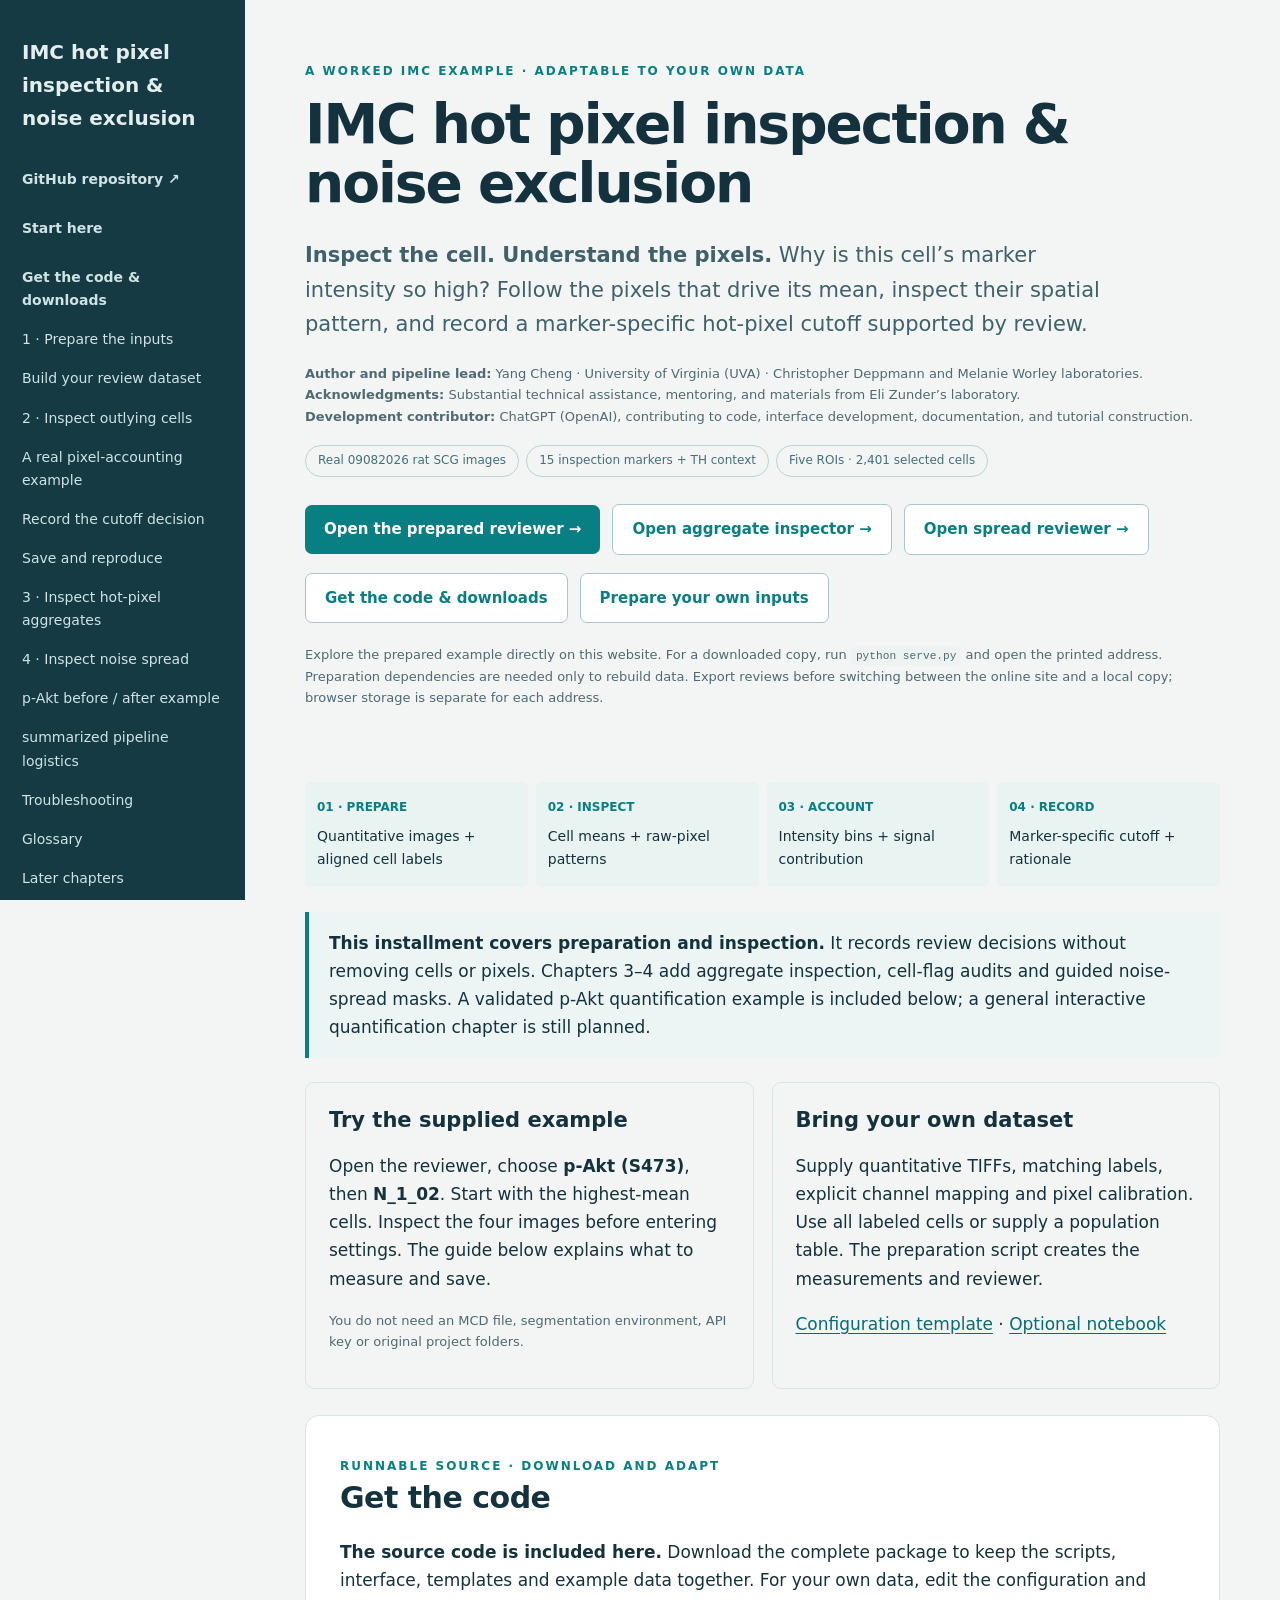
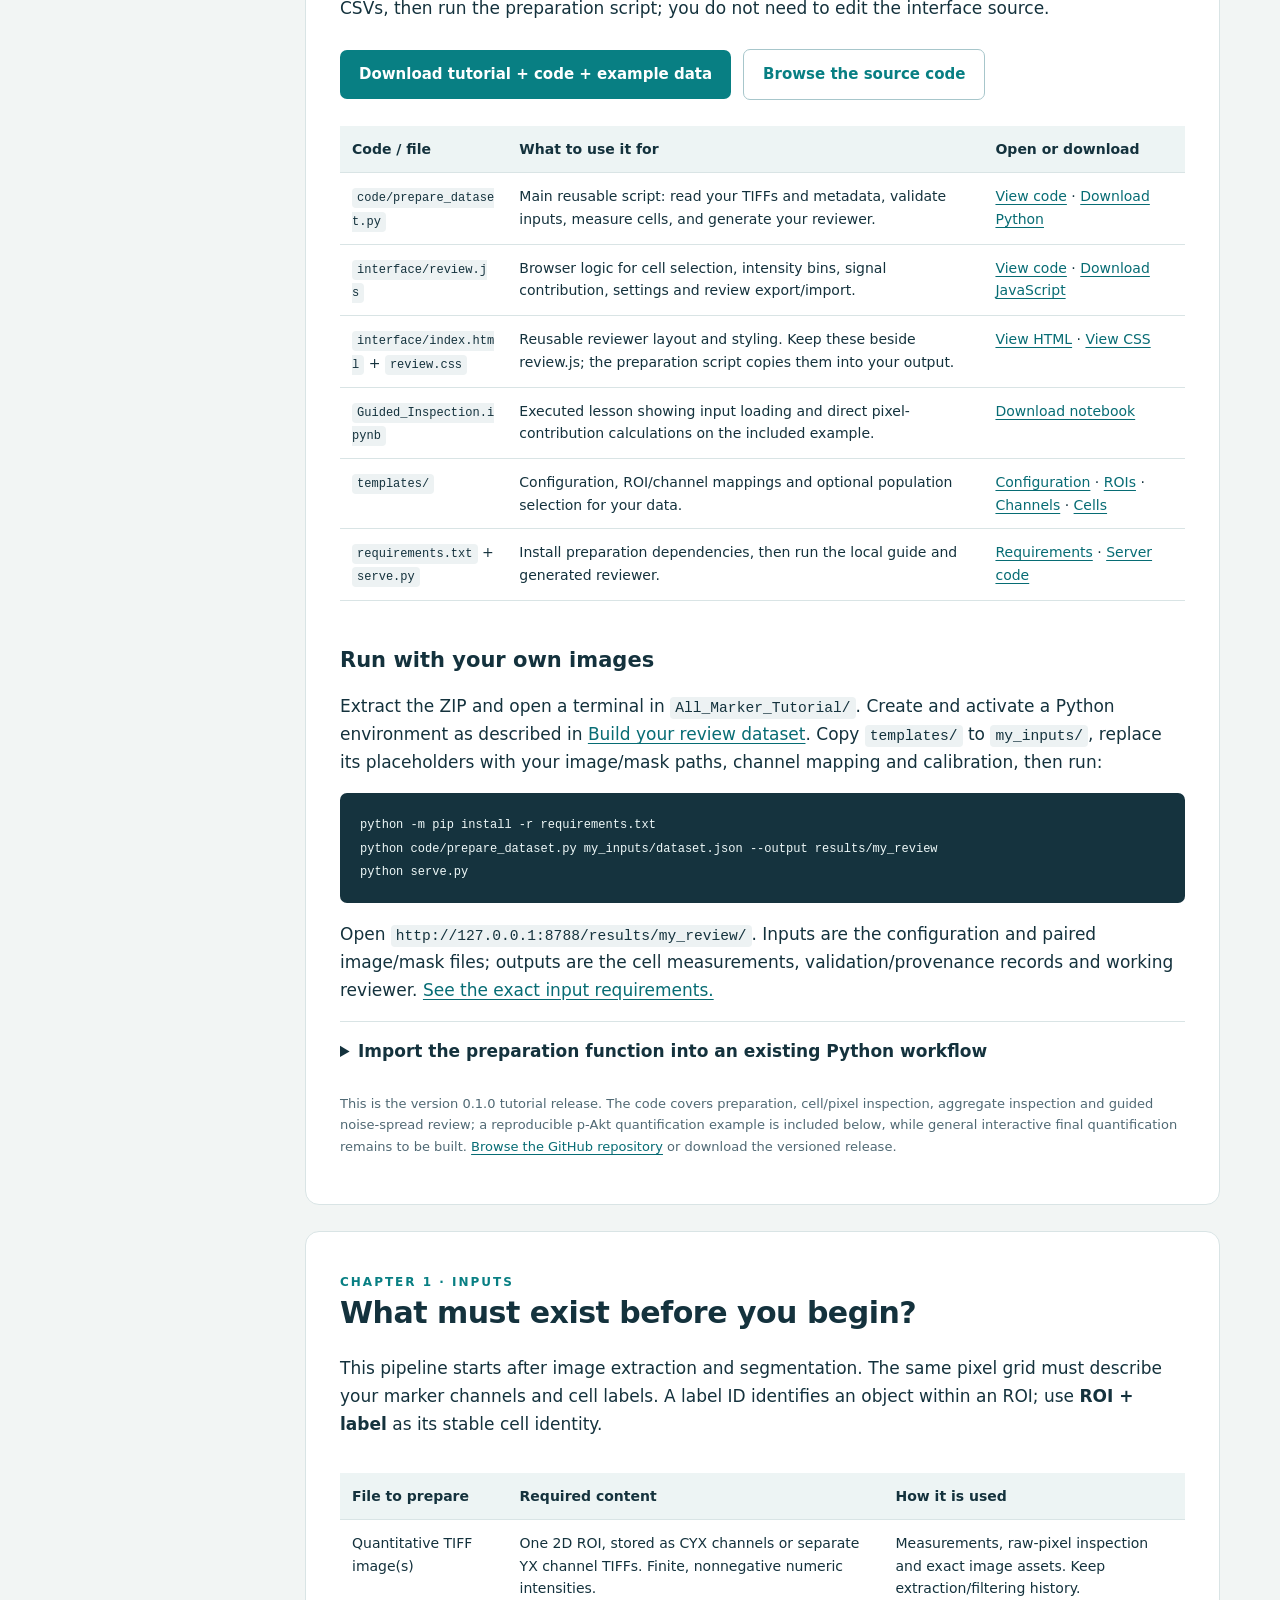
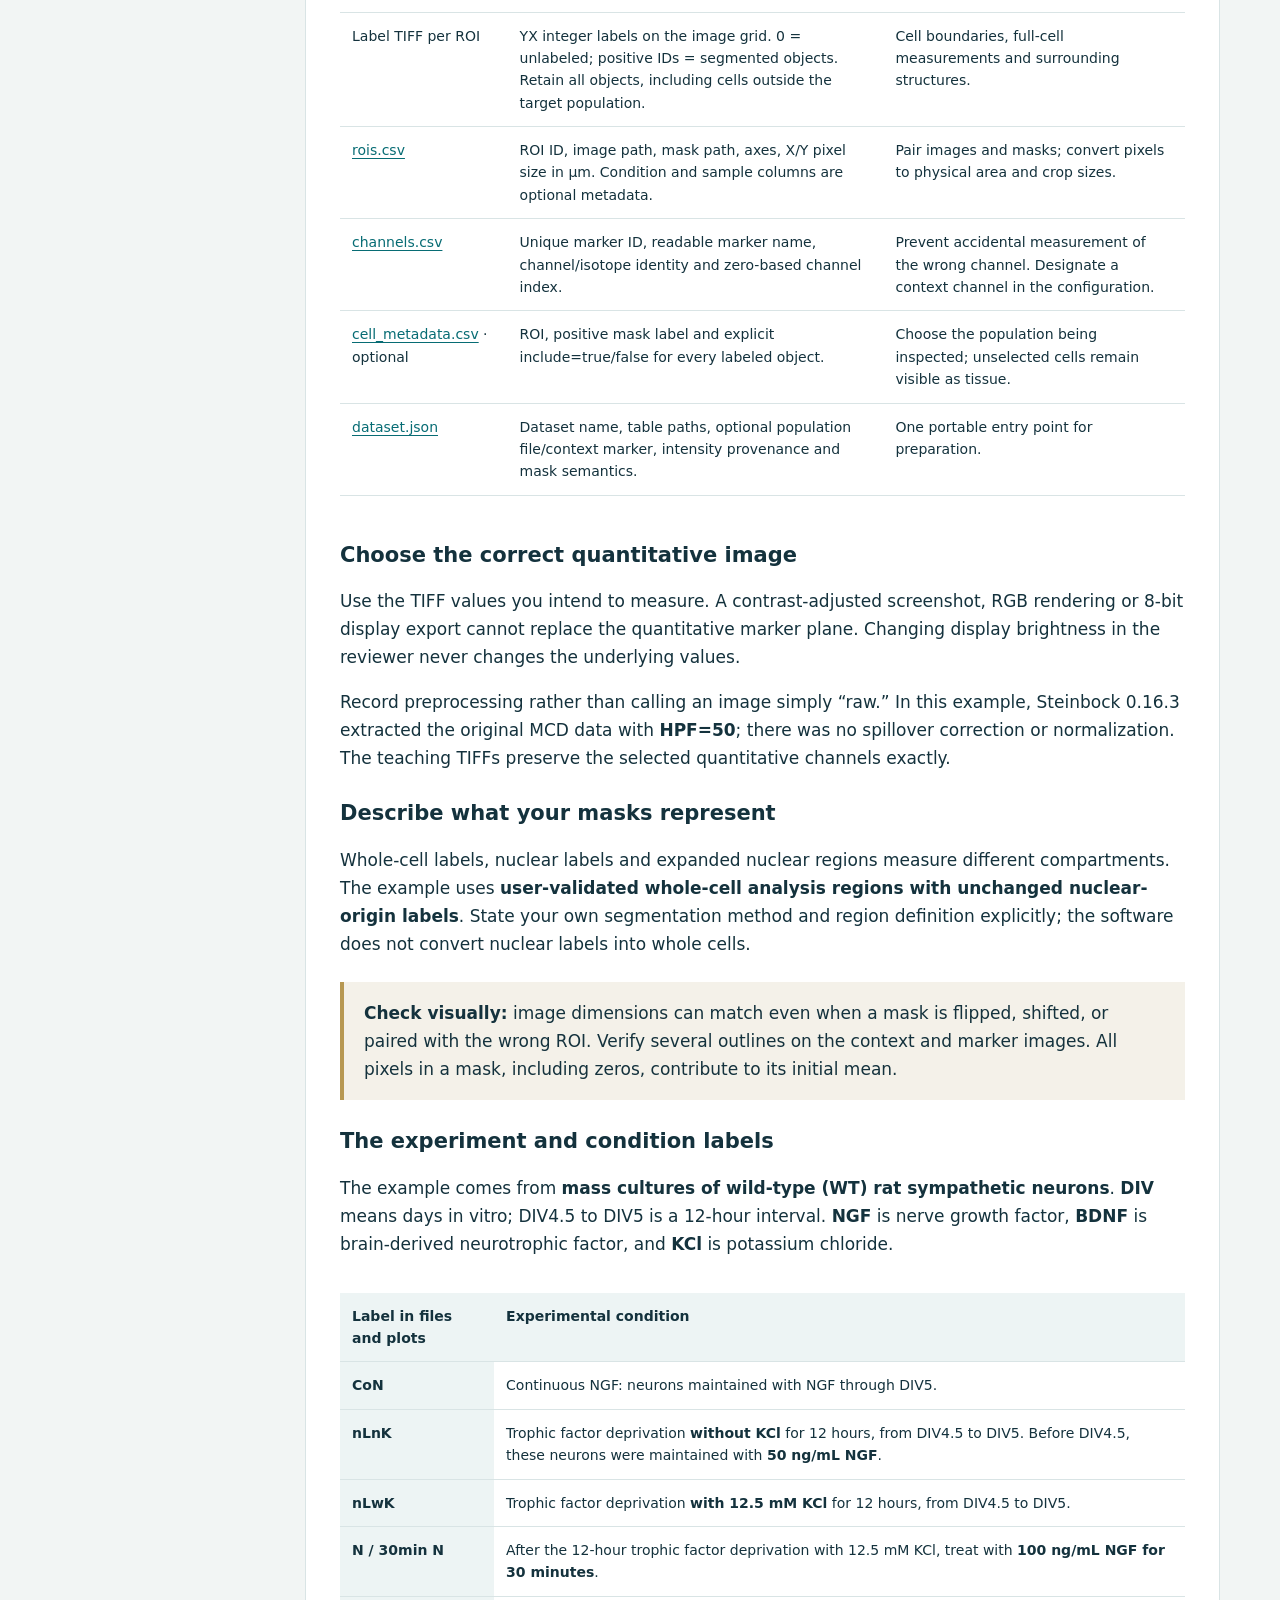
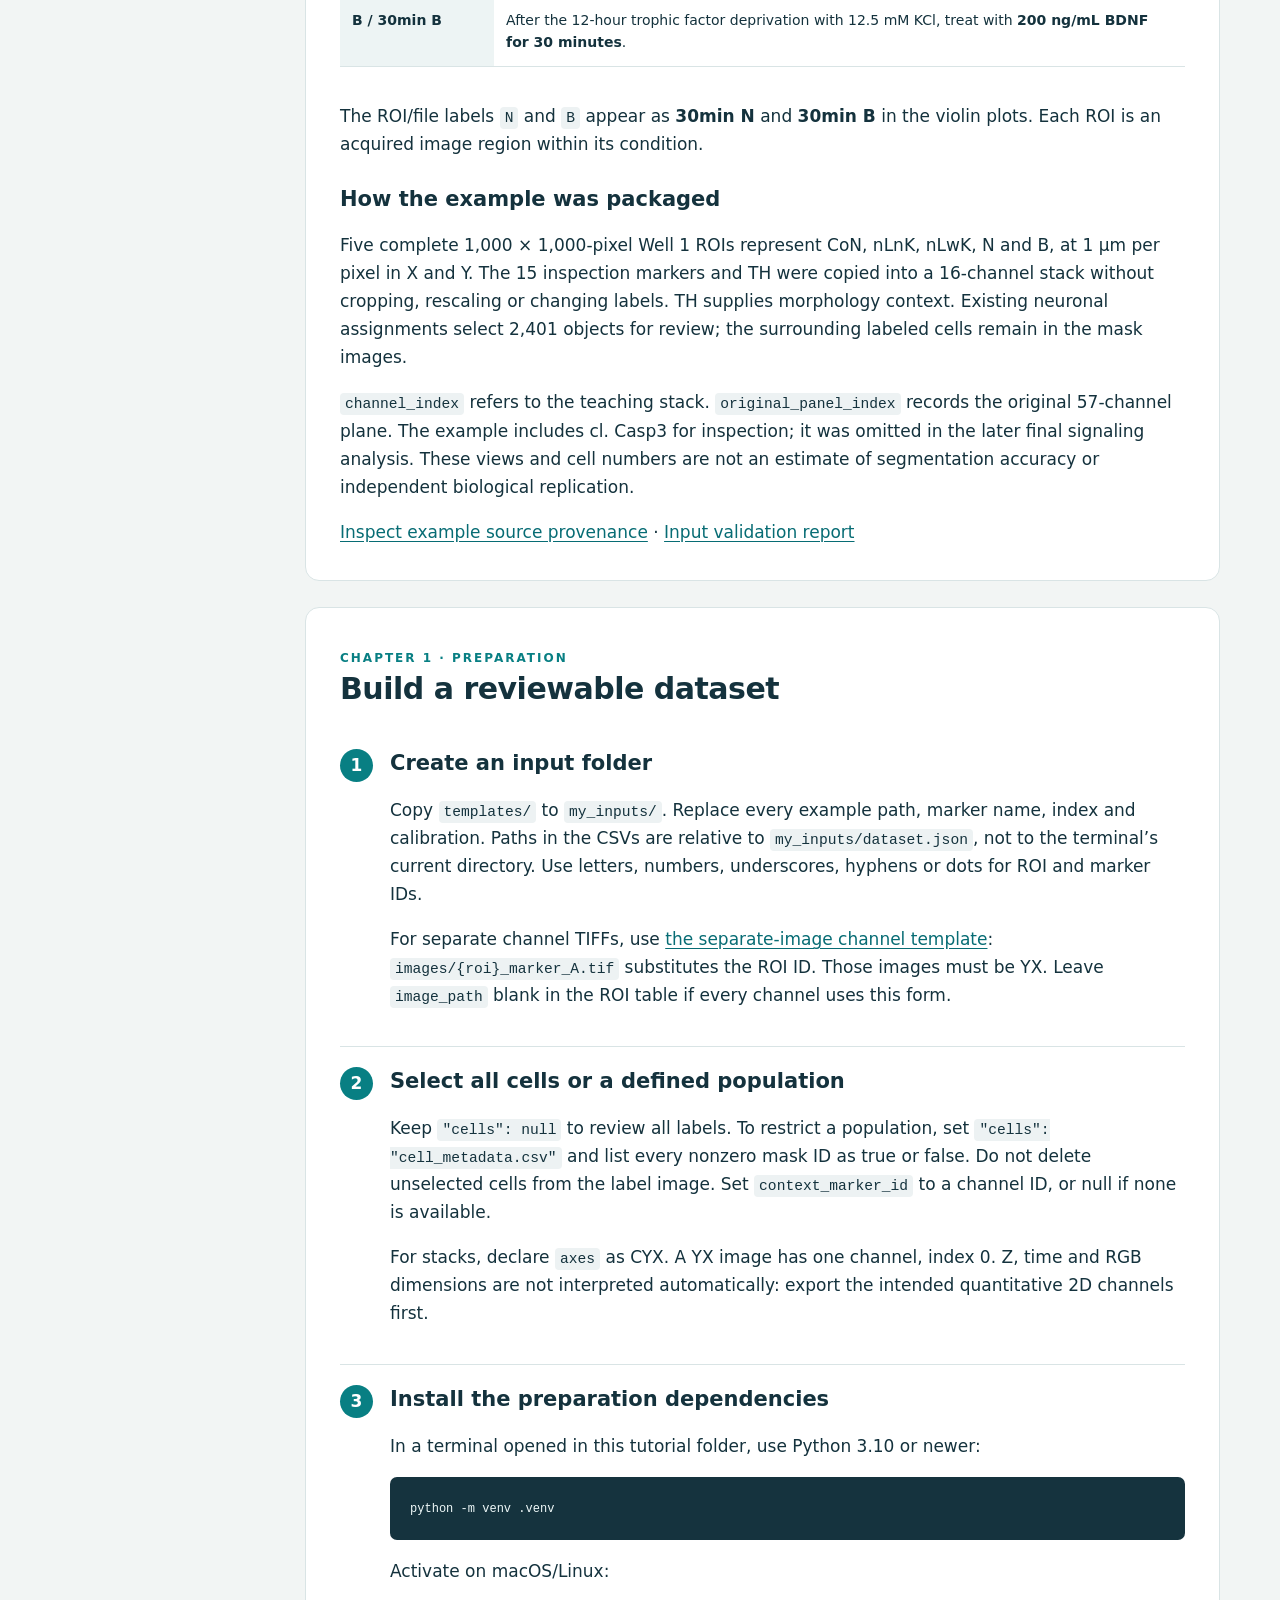
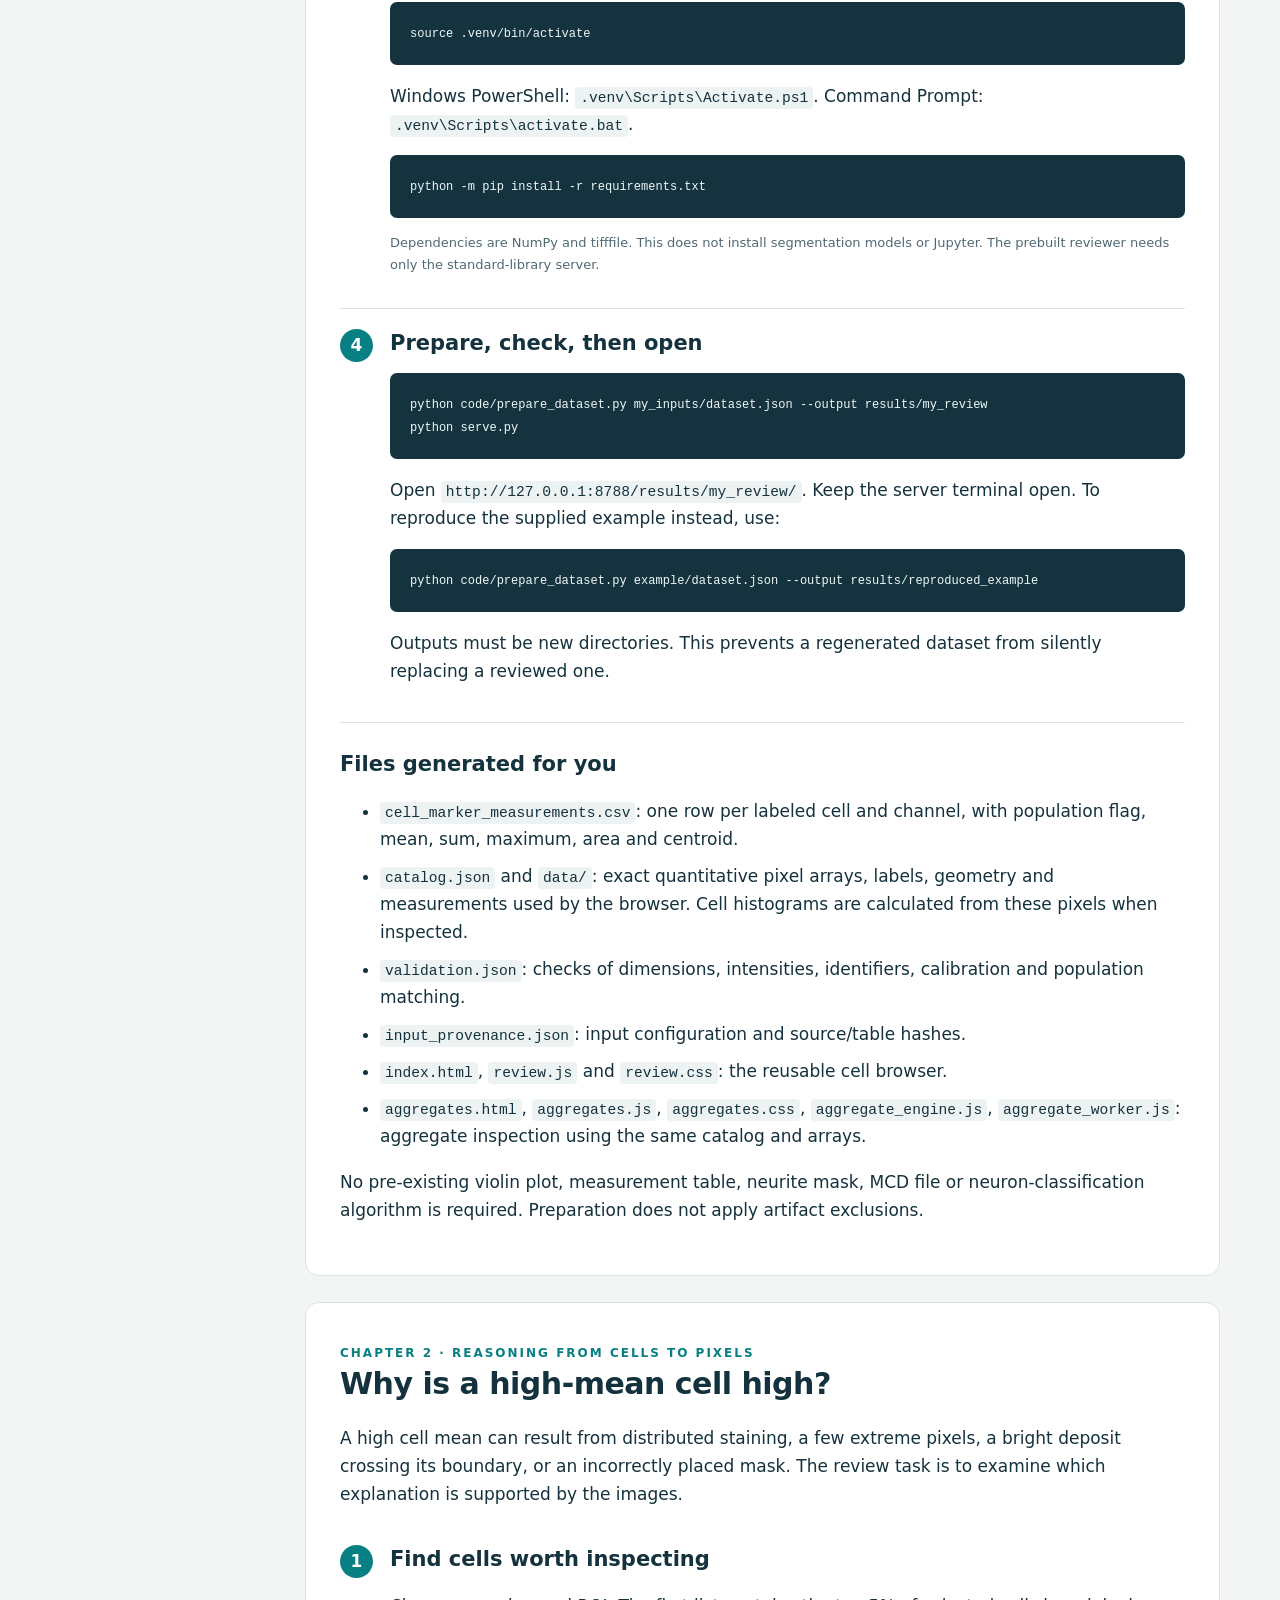
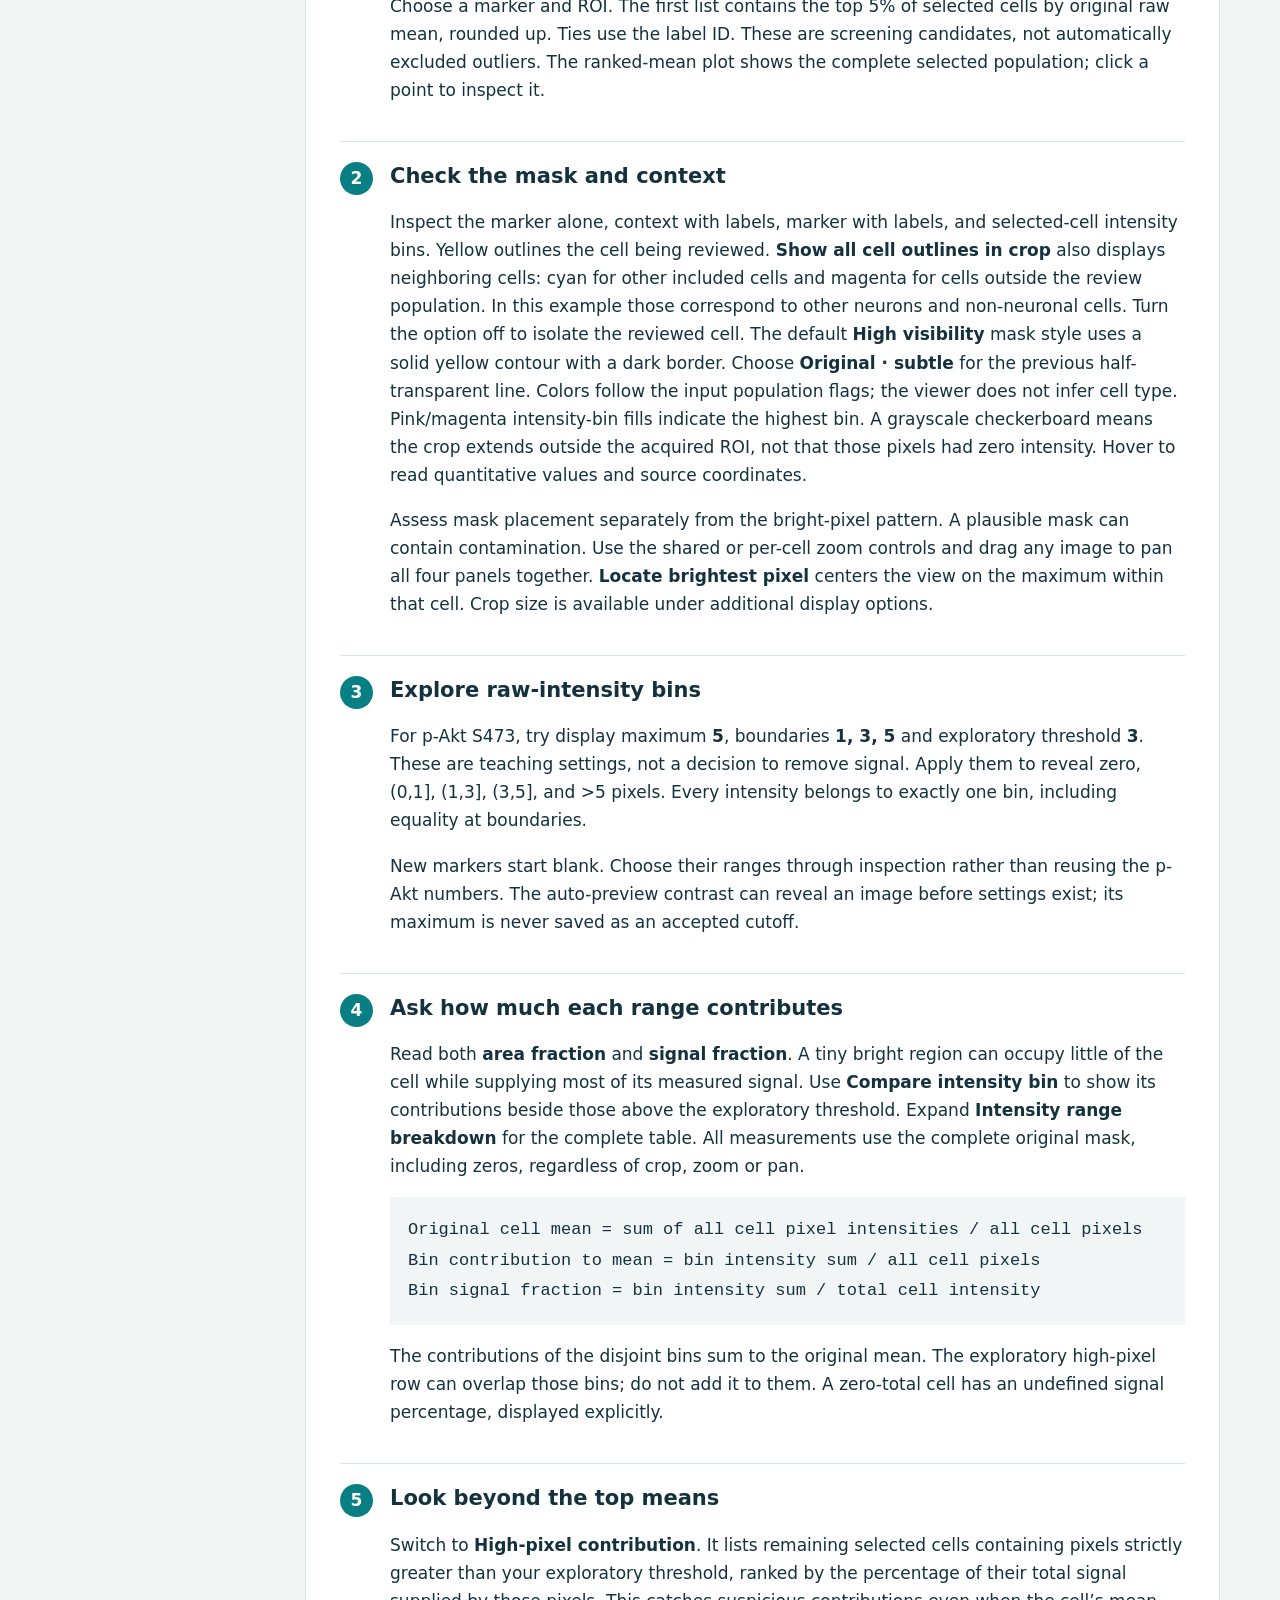
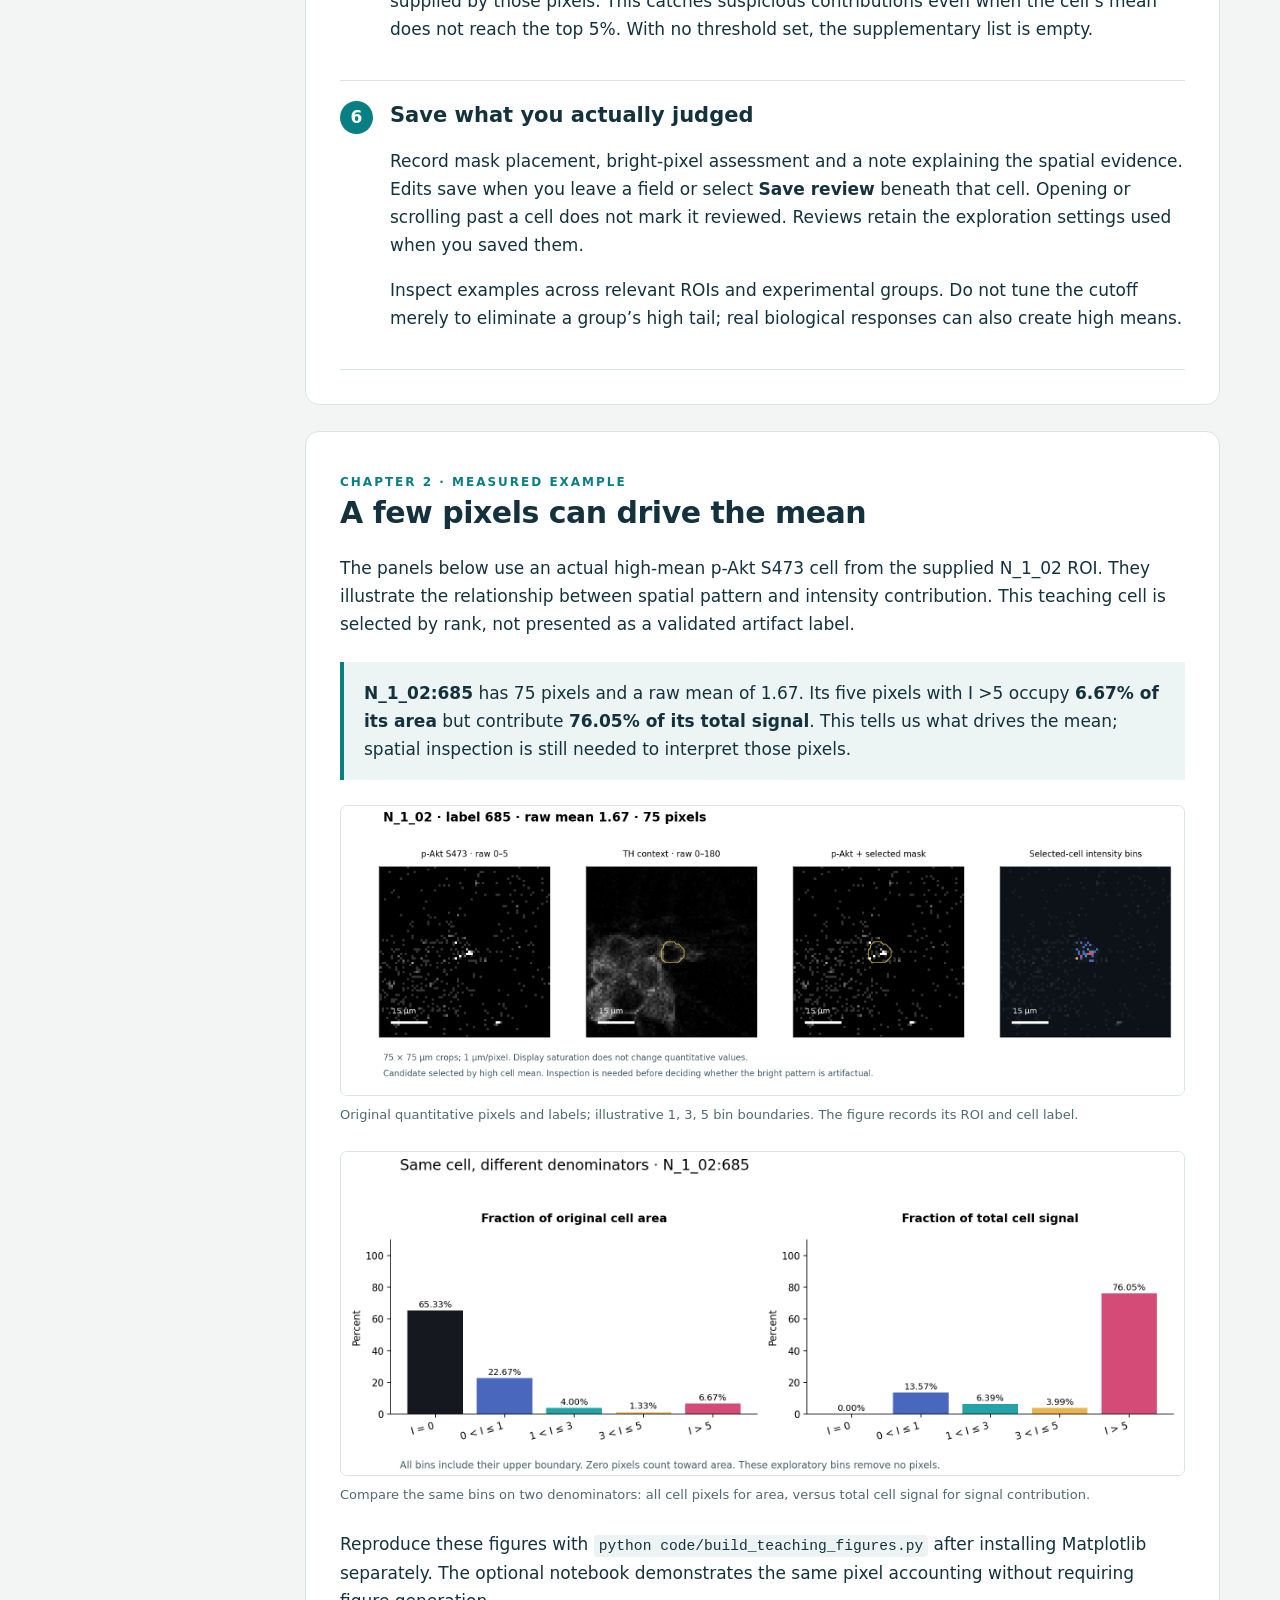
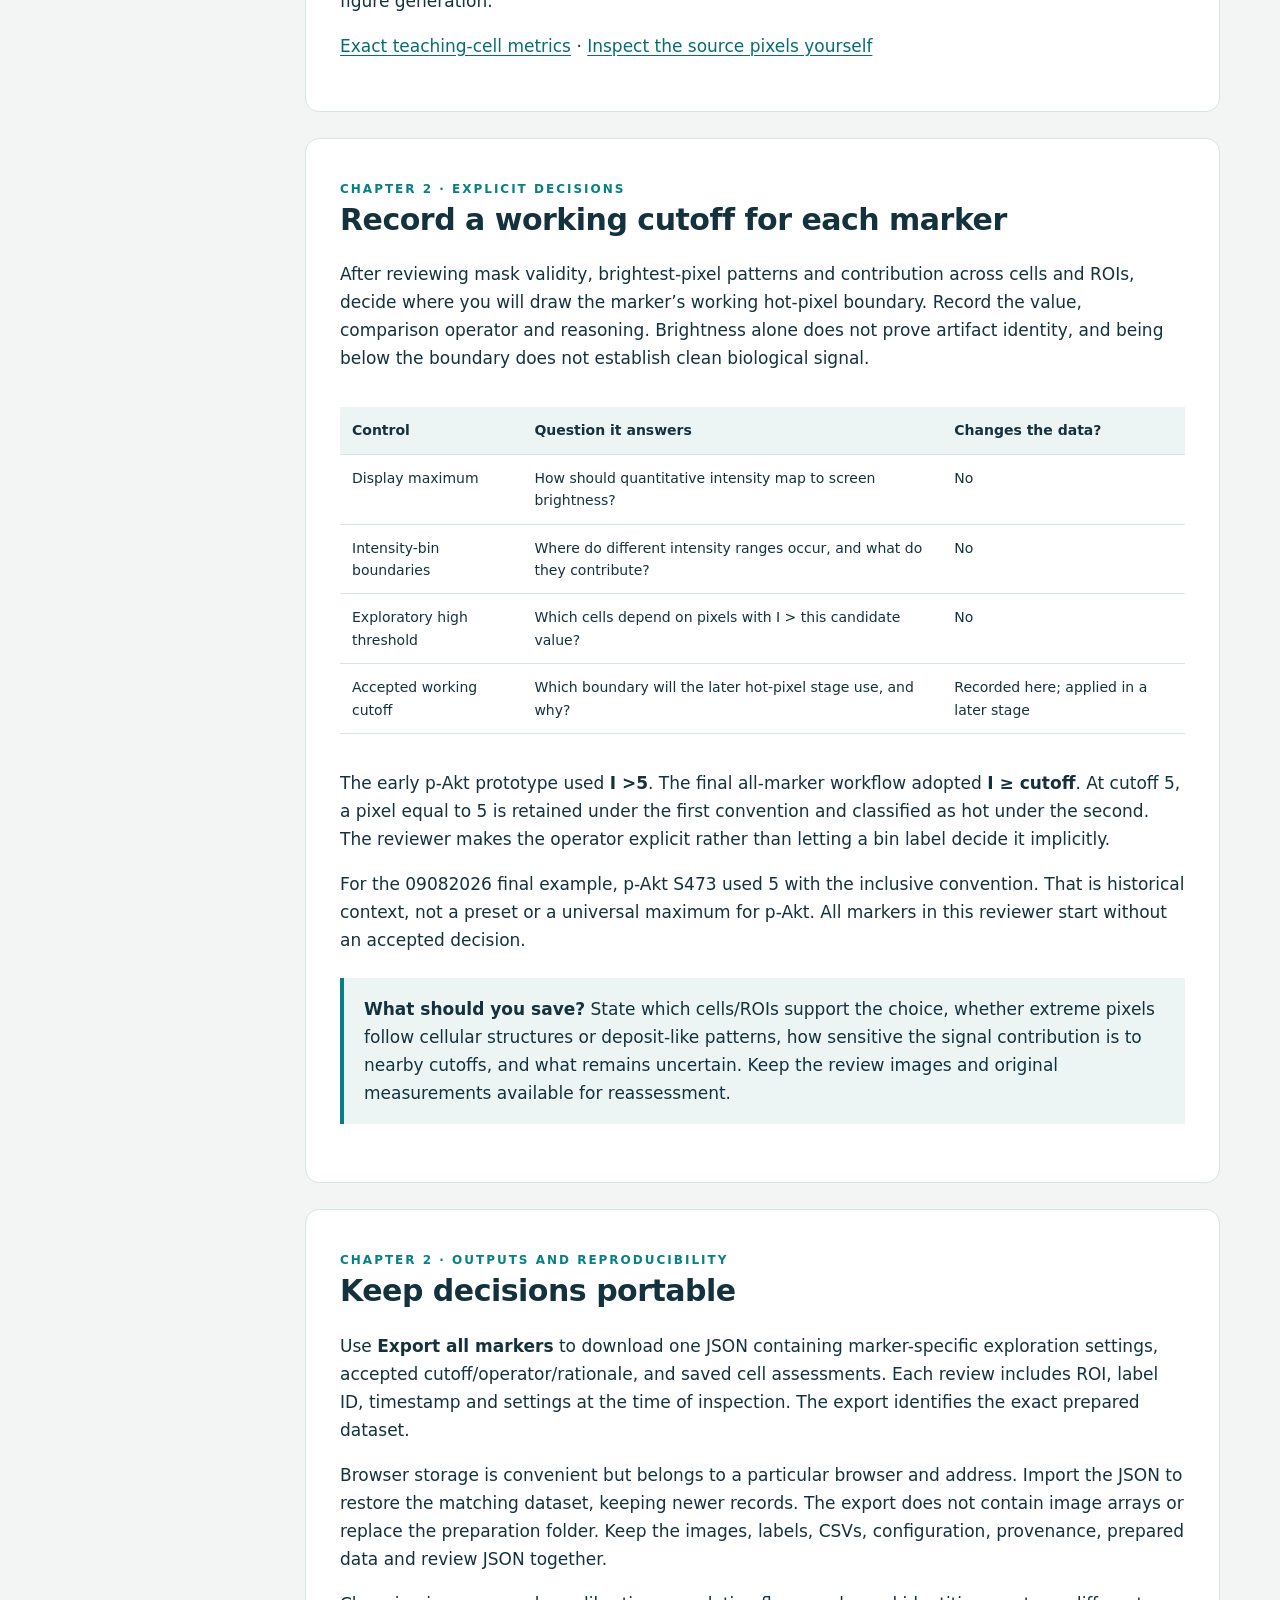
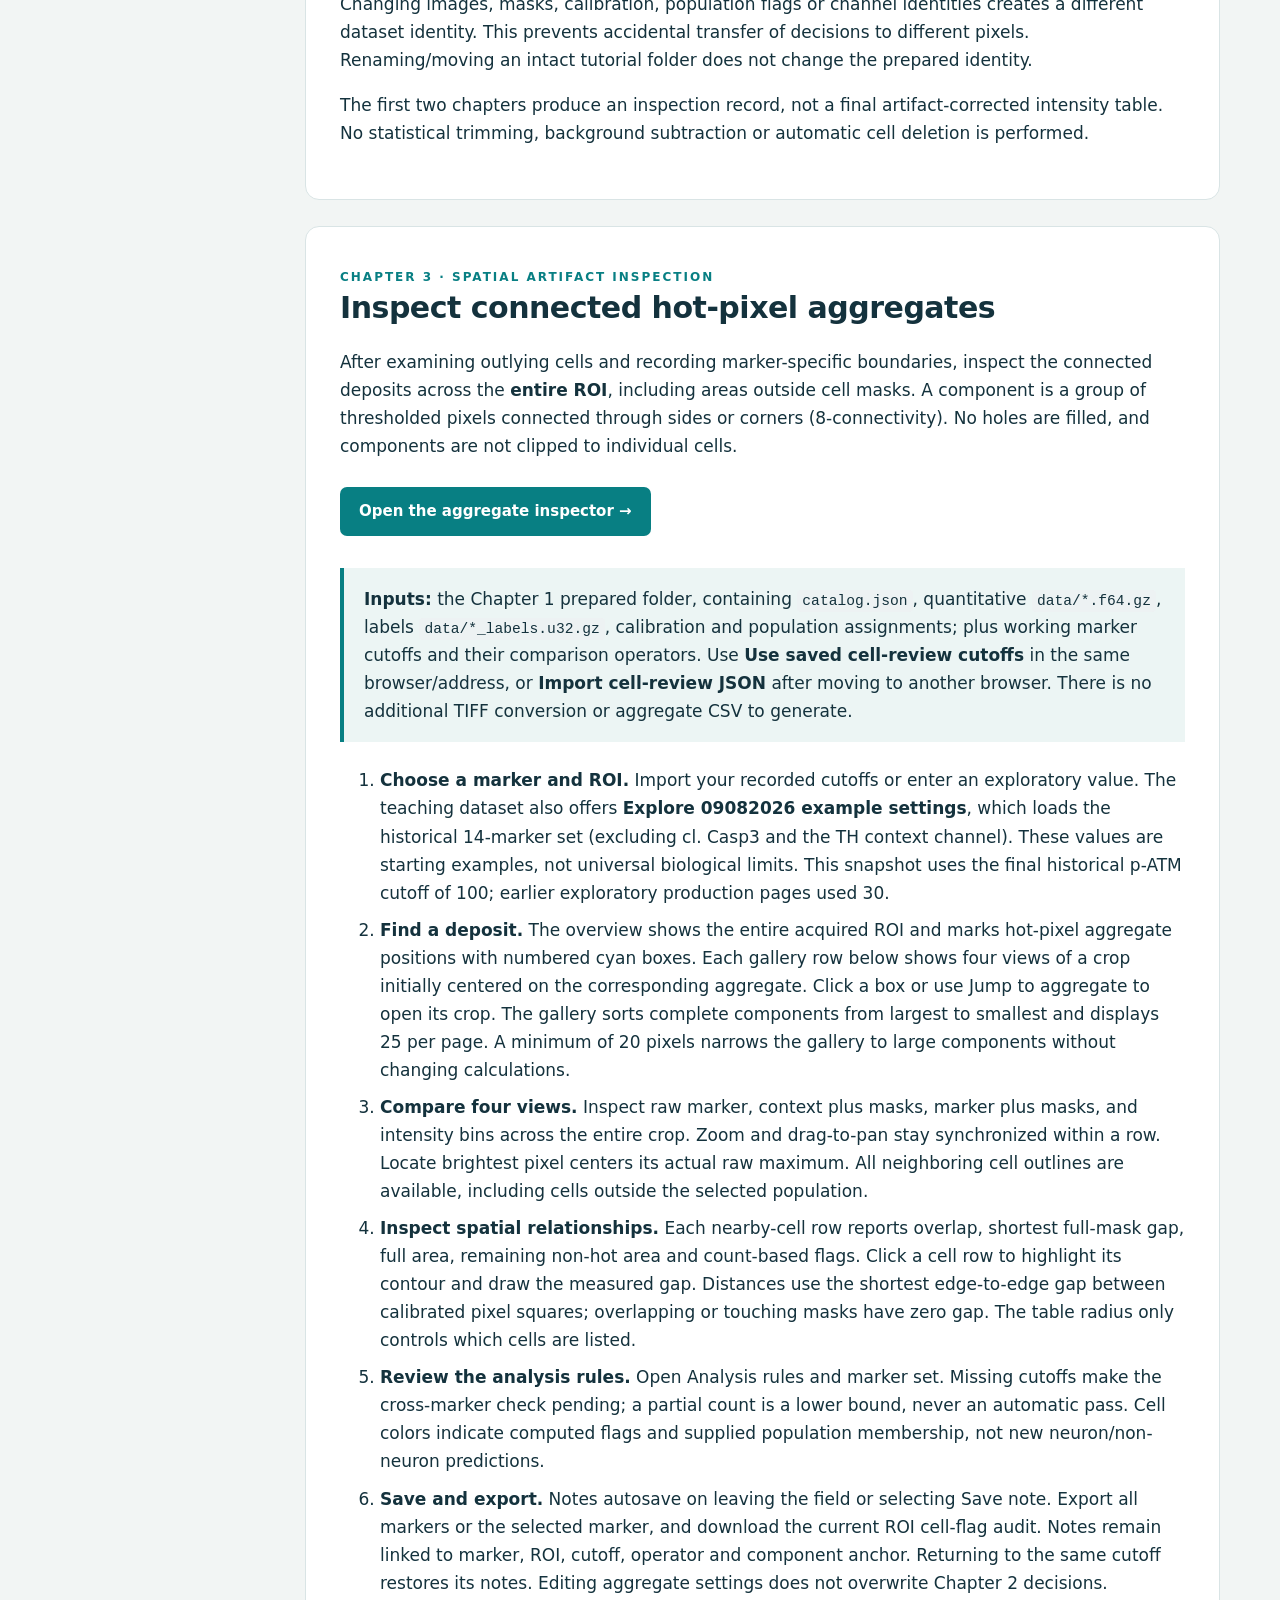
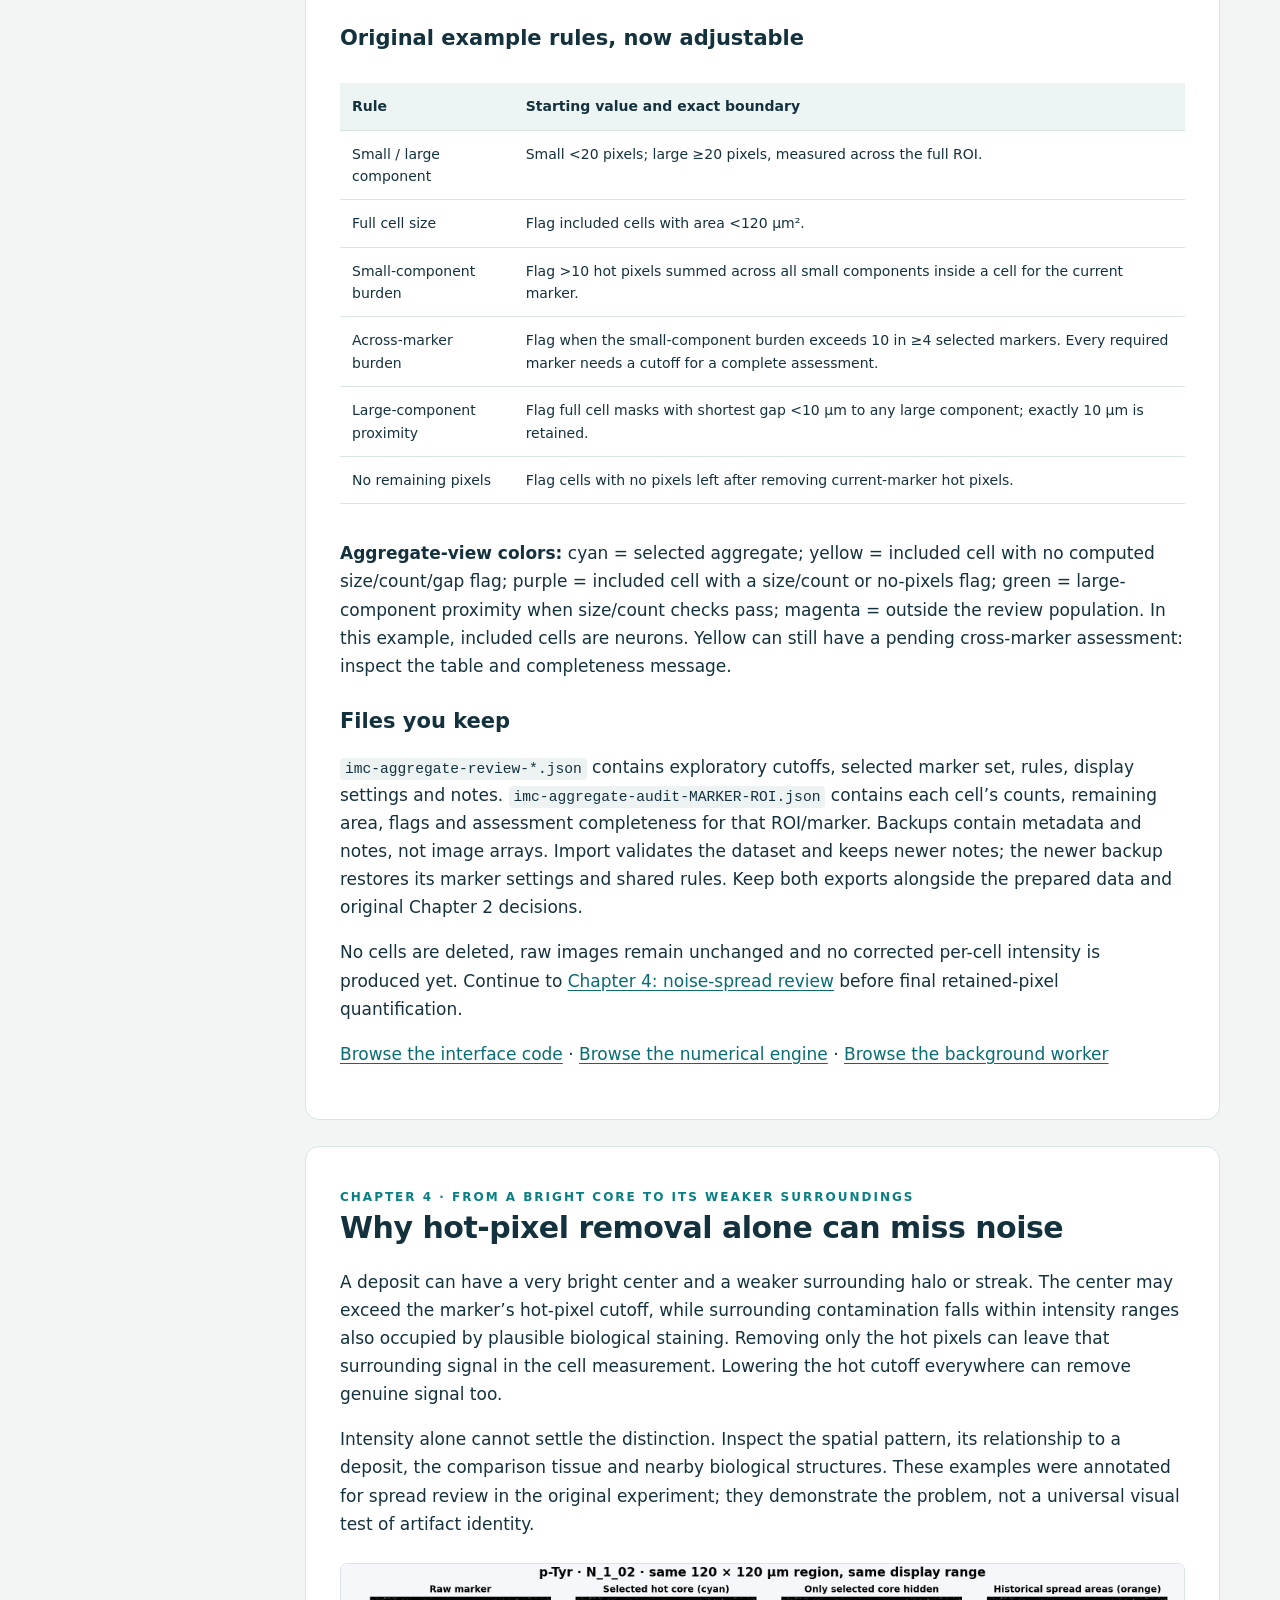
<file: index.html>
<!doctype html>
<html lang="en"><head><meta charset="utf-8"><meta name="viewport" content="width=device-width,initial-scale=1"><title>IMC hot pixel inspection &amp; noise exclusion</title><link rel="stylesheet" href="guide.css?v=c12f4f12e370"></head><body>
<nav aria-label="Tutorial chapters"><b>IMC hot pixel inspection &amp; noise exclusion</b><a href="https://github.com/Cheng-MCNsci/IMC-Hot-Pixel-Inspection-and-Noise-Exclusion" class="toc-anchor">GitHub repository ↗</a><a href="#start" class="toc-anchor">Start here</a><a href="#code" class="toc-anchor">Get the code &amp; downloads</a><a href="#prepare">1 · Prepare the inputs</a><a href="#run">Build your review dataset</a><a href="#inspect">2 · Inspect outlying cells</a><a href="#example">A real pixel-accounting example</a><a href="#decision">Record the cutoff decision</a><a href="#save">Save and reproduce</a><a href="#aggregates">3 · Inspect hot-pixel aggregates</a><a href="#spread">4 · Inspect noise spread</a><a href="#quantification-example">p-Akt before / after example</a><a href="#pipeline-logistics">summarized pipeline logistics</a><a href="#troubleshooting">Troubleshooting</a><a href="#glossary">Glossary</a><a href="#next">Later chapters</a><p class="small">VERSION 0.1.0<br>Interactive Chapters 1–4<br>Yang Cheng · UVA</p></nav>
<main><header class="hero" id="start"><span class="eyebrow">A worked IMC example · adaptable to your own data</span><h1>IMC hot pixel inspection &amp; noise exclusion</h1><p class="lead"><strong>Inspect the cell. Understand the pixels.</strong> Why is this cell’s marker intensity so high? Follow the pixels that drive its mean, inspect their spatial pattern, and record a marker-specific hot-pixel cutoff supported by review.</p><p class="small"><strong>Author and pipeline lead:</strong> Yang Cheng · University of Virginia (UVA) · Christopher Deppmann and Melanie Worley laboratories.<br><strong>Acknowledgments:</strong> Substantial technical assistance, mentoring, and materials from Eli Zunder’s laboratory.<br><strong>Development contributor:</strong> ChatGPT (OpenAI), contributing to code, interface development, documentation, and tutorial construction.</p><p><span class="badge">Real 09082026 rat SCG images</span><span class="badge">15 inspection markers + TH context</span><span class="badge">Five ROIs · 2,401 selected cells</span></p><a class="button" href="example/review/">Open the prepared reviewer →</a><a class="button secondary" href="example/review/aggregates.html">Open aggregate inspector →</a><a class="button secondary" href="example/review/spread.html">Open spread reviewer →</a><a class="button secondary" href="#code">Get the code &amp; downloads</a><a class="button secondary" href="#prepare">Prepare your own inputs</a><p class="small">Explore the prepared example directly on this website. For a downloaded copy, run <code>python serve.py</code> and open the printed address. Preparation dependencies are needed only to rebuild data. Export reviews before switching between the online site and a local copy; browser storage is separate for each address.</p></header>
<div class="sequence" aria-label="Learning sequence"><div><b>01 · PREPARE</b>Quantitative images + aligned cell labels</div><div><b>02 · INSPECT</b>Cell means + raw-pixel patterns</div><div><b>03 · ACCOUNT</b>Intensity bins + signal contribution</div><div><b>04 · RECORD</b>Marker-specific cutoff + rationale</div></div>
<div class="callout"><strong>This installment covers preparation and inspection.</strong> It records review decisions without removing cells or pixels. Chapters 3–4 add aggregate inspection, cell-flag audits and guided noise-spread masks. A validated p-Akt quantification example is included below; a general interactive quantification chapter is still planned.</div>
<div class="cards"><div class="card"><h3>Try the supplied example</h3><p>Open the reviewer, choose <strong>p-Akt (S473)</strong>, then <strong>N_1_02</strong>. Start with the highest-mean cells. Inspect the four images before entering settings. The guide below explains what to measure and save.</p><p class="small">You do not need an MCD file, segmentation environment, API key or original project folders.</p></div><div class="card"><h3>Bring your own dataset</h3><p>Supply quantitative TIFFs, matching labels, explicit channel mapping and pixel calibration. Use all labeled cells or supply a population table. The preparation script creates the measurements and reviewer.</p><a href="templates/dataset.json">Configuration template</a> · <a href="Guided_Inspection.ipynb" download>Optional notebook</a></div></div>

<section class="chapter" id="code"><span class="eyebrow">Runnable source · download and adapt</span><h2>Get the code</h2><p><strong>The source code is included here.</strong> Download the complete package to keep the scripts, interface, templates and example data together. For your own data, edit the configuration and CSVs, then run the preparation script; you do not need to edit the interface source.</p><a class="button" id="bundle-download" href="https://github.com/Cheng-MCNsci/IMC-Hot-Pixel-Inspection-and-Noise-Exclusion/releases/download/v0.1.0/IMC_Hot_Pixel_Inspection_Tutorial.zip" download>Download tutorial + code + example data</a><a class="button secondary" href="source.html">Browse the source code</a><div class="scroll"><table><thead><tr><th>Code / file</th><th>What to use it for</th><th>Open or download</th></tr></thead><tbody>
<tr><td><code>code/prepare_dataset.py</code></td><td>Main reusable script: read your TIFFs and metadata, validate inputs, measure cells, and generate your reviewer.</td><td><a href="source.html?file=code/prepare_dataset.py">View code</a> · <a href="code/prepare_dataset.py" download>Download Python</a></td></tr>
<tr><td><code>interface/review.js</code></td><td>Browser logic for cell selection, intensity bins, signal contribution, settings and review export/import.</td><td><a href="source.html?file=interface/review.js">View code</a> · <a href="interface/review.js" download>Download JavaScript</a></td></tr>
<tr><td><code>interface/index.html</code> + <code>review.css</code></td><td>Reusable reviewer layout and styling. Keep these beside review.js; the preparation script copies them into your output.</td><td><a href="source.html?file=interface/index.html">View HTML</a> · <a href="source.html?file=interface/review.css">View CSS</a></td></tr>
<tr><td><code>Guided_Inspection.ipynb</code></td><td>Executed lesson showing input loading and direct pixel-contribution calculations on the included example.</td><td><a href="Guided_Inspection.ipynb" download>Download notebook</a></td></tr>
<tr><td><code>templates/</code></td><td>Configuration, ROI/channel mappings and optional population selection for your data.</td><td><a href="templates/dataset.json" download>Configuration</a> · <a href="templates/rois.csv" download>ROIs</a> · <a href="templates/channels.csv" download>Channels</a> · <a href="templates/cell_metadata.csv" download>Cells</a></td></tr>
<tr><td><code>requirements.txt</code> + <code>serve.py</code></td><td>Install preparation dependencies, then run the local guide and generated reviewer.</td><td><a href="requirements.txt" download>Requirements</a> · <a href="source.html?file=serve.py">Server code</a></td></tr>
</tbody></table></div><h3>Run with your own images</h3><p>Extract the ZIP and open a terminal in <code>All_Marker_Tutorial/</code>. Create and activate a Python environment as described in <a href="#run">Build your review dataset</a>. Copy <code>templates/</code> to <code>my_inputs/</code>, replace its placeholders with your image/mask paths, channel mapping and calibration, then run:</p><pre><code>python -m pip install -r requirements.txt
python code/prepare_dataset.py my_inputs/dataset.json --output results/my_review
python serve.py</code></pre><p>Open <code>http://127.0.0.1:8788/results/my_review/</code>. Inputs are the configuration and paired image/mask files; outputs are the cell measurements, validation/provenance records and working reviewer. <a href="#prepare">See the exact input requirements.</a></p><details><summary>Import the preparation function into an existing Python workflow</summary><pre><code>import sys
sys.path.insert(0, "code")
from prepare_dataset import prepare

catalog = prepare("my_inputs/dataset.json", "results/my_review")</code></pre><p>Run from the tutorial root. Use a new output directory for each prepared dataset version.</p></details><p class="small">This is the version 0.1.0 tutorial release. The code covers preparation, cell/pixel inspection, aggregate inspection and guided noise-spread review; a reproducible p-Akt quantification example is included below, while general interactive final quantification remains to be built. <a href="https://github.com/Cheng-MCNsci/IMC-Hot-Pixel-Inspection-and-Noise-Exclusion">Browse the GitHub repository</a> or download the versioned release.</p></section>

<section class="chapter" id="prepare"><span class="eyebrow">Chapter 1 · inputs</span><h2>What must exist before you begin?</h2><p>This pipeline starts after image extraction and segmentation. The same pixel grid must describe your marker channels and cell labels. A label ID identifies an object within an ROI; use <strong>ROI + label</strong> as its stable cell identity.</p>
<div class="scroll"><table><thead><tr><th>File to prepare</th><th>Required content</th><th>How it is used</th></tr></thead><tbody><tr><td>Quantitative TIFF image(s)</td><td>One 2D ROI, stored as CYX channels or separate YX channel TIFFs. Finite, nonnegative numeric intensities.</td><td>Measurements, raw-pixel inspection and exact image assets. Keep extraction/filtering history.</td></tr><tr><td>Label TIFF per ROI</td><td>YX integer labels on the image grid. 0 = unlabeled; positive IDs = segmented objects. Retain all objects, including cells outside the target population.</td><td>Cell boundaries, full-cell measurements and surrounding structures.</td></tr><tr><td><a href="templates/rois.csv">rois.csv</a></td><td>ROI ID, image path, mask path, axes, X/Y pixel size in µm. Condition and sample columns are optional metadata.</td><td>Pair images and masks; convert pixels to physical area and crop sizes.</td></tr><tr><td><a href="templates/channels.csv">channels.csv</a></td><td>Unique marker ID, readable marker name, channel/isotope identity and zero-based channel index.</td><td>Prevent accidental measurement of the wrong channel. Designate a context channel in the configuration.</td></tr><tr><td><a href="templates/cell_metadata.csv">cell_metadata.csv</a> · optional</td><td>ROI, positive mask label and explicit include=true/false for every labeled object.</td><td>Choose the population being inspected; unselected cells remain visible as tissue.</td></tr><tr><td><a href="templates/dataset.json">dataset.json</a></td><td>Dataset name, table paths, optional population file/context marker, intensity provenance and mask semantics.</td><td>One portable entry point for preparation.</td></tr></tbody></table></div>
<h3>Choose the correct quantitative image</h3><p>Use the TIFF values you intend to measure. A contrast-adjusted screenshot, RGB rendering or 8-bit display export cannot replace the quantitative marker plane. Changing display brightness in the reviewer never changes the underlying values.</p><p>Record preprocessing rather than calling an image simply “raw.” In this example, Steinbock 0.16.3 extracted the original MCD data with <strong>HPF=50</strong>; there was no spillover correction or normalization. The teaching TIFFs preserve the selected quantitative channels exactly.</p>
<h3>Describe what your masks represent</h3><p>Whole-cell labels, nuclear labels and expanded nuclear regions measure different compartments. The example uses <strong>user-validated whole-cell analysis regions with unchanged nuclear-origin labels</strong>. State your own segmentation method and region definition explicitly; the software does not convert nuclear labels into whole cells.</p><div class="callout soft"><strong>Check visually:</strong> image dimensions can match even when a mask is flipped, shifted, or paired with the wrong ROI. Verify several outlines on the context and marker images. All pixels in a mask, including zeros, contribute to its initial mean.</div>
<h3 id="experiment-context">The experiment and condition labels</h3>
<p>The example comes from <strong>mass cultures of wild-type (WT) rat sympathetic neurons</strong>. <strong>DIV</strong> means days in vitro; DIV4.5 to DIV5 is a 12-hour interval. <strong>NGF</strong> is nerve growth factor, <strong>BDNF</strong> is brain-derived neurotrophic factor, and <strong>KCl</strong> is potassium chloride.</p>
<div class="scroll"><table><thead><tr><th scope="col">Label in files and plots</th><th scope="col">Experimental condition</th></tr></thead><tbody>
<tr><th scope="row">CoN</th><td>Continuous NGF: neurons maintained with NGF through DIV5.</td></tr>
<tr><th scope="row">nLnK</th><td>Trophic factor deprivation <strong>without KCl</strong> for 12 hours, from DIV4.5 to DIV5. Before DIV4.5, these neurons were maintained with <strong>50 ng/mL NGF</strong>.</td></tr>
<tr><th scope="row">nLwK</th><td>Trophic factor deprivation <strong>with 12.5 mM KCl</strong> for 12 hours, from DIV4.5 to DIV5.</td></tr>
<tr><th scope="row">N / 30min N</th><td>After the 12-hour trophic factor deprivation with 12.5 mM KCl, treat with <strong>100 ng/mL NGF for 30 minutes</strong>.</td></tr>
<tr><th scope="row">B / 30min B</th><td>After the 12-hour trophic factor deprivation with 12.5 mM KCl, treat with <strong>200 ng/mL BDNF for 30 minutes</strong>.</td></tr>
</tbody></table></div>
<p>The ROI/file labels <code>N</code> and <code>B</code> appear as <strong>30min N</strong> and <strong>30min B</strong> in the violin plots. Each ROI is an acquired image region within its condition.</p>
<h3>How the example was packaged</h3><p>Five complete 1,000 × 1,000-pixel Well 1 ROIs represent CoN, nLnK, nLwK, N and B, at 1 µm per pixel in X and Y. The 15 inspection markers and TH were copied into a 16-channel stack without cropping, rescaling or changing labels. TH supplies morphology context. Existing neuronal assignments select 2,401 objects for review; the surrounding labeled cells remain in the mask images.</p><p><code>channel_index</code> refers to the teaching stack. <code>original_panel_index</code> records the original 57-channel plane. The example includes cl. Casp3 for inspection; it was omitted in the later final signaling analysis. These views and cell numbers are not an estimate of segmentation accuracy or independent biological replication.</p><a href="example/source_provenance.json">Inspect example source provenance</a> · <a href="example/review/validation.json">Input validation report</a>
</section>

<section class="chapter" id="run"><span class="eyebrow">Chapter 1 · preparation</span><h2>Build a reviewable dataset</h2><div class="step"><span class="number">1</span><div><h3>Create an input folder</h3><p>Copy <code>templates/</code> to <code>my_inputs/</code>. Replace every example path, marker name, index and calibration. Paths in the CSVs are relative to <code>my_inputs/dataset.json</code>, not to the terminal’s current directory. Use letters, numbers, underscores, hyphens or dots for ROI and marker IDs.</p><p>For separate channel TIFFs, use <a href="templates/channels_separate_tiffs.csv">the separate-image channel template</a>: <code>images/{roi}_marker_A.tif</code> substitutes the ROI ID. Those images must be YX. Leave <code>image_path</code> blank in the ROI table if every channel uses this form.</p></div></div>
<div class="step"><span class="number">2</span><div><h3>Select all cells or a defined population</h3><p>Keep <code>"cells": null</code> to review all labels. To restrict a population, set <code>"cells": "cell_metadata.csv"</code> and list every nonzero mask ID as true or false. Do not delete unselected cells from the label image. Set <code>context_marker_id</code> to a channel ID, or null if none is available.</p><p>For stacks, declare <code>axes</code> as CYX. A YX image has one channel, index 0. Z, time and RGB dimensions are not interpreted automatically: export the intended quantitative 2D channels first.</p></div></div>
<div class="step"><span class="number">3</span><div><h3>Install the preparation dependencies</h3><p>In a terminal opened in this tutorial folder, use Python 3.10 or newer:</p><pre><code>python -m venv .venv</code></pre><p>Activate on macOS/Linux:</p><pre><code>source .venv/bin/activate</code></pre><p>Windows PowerShell: <code>.venv\Scripts\Activate.ps1</code>. Command Prompt: <code>.venv\Scripts\activate.bat</code>.</p><pre><code>python -m pip install -r requirements.txt</code></pre><p class="small">Dependencies are NumPy and tifffile. This does not install segmentation models or Jupyter. The prebuilt reviewer needs only the standard-library server.</p></div></div>
<div class="step"><span class="number">4</span><div><h3>Prepare, check, then open</h3><pre><code>python code/prepare_dataset.py my_inputs/dataset.json --output results/my_review
python serve.py</code></pre><p>Open <code>http://127.0.0.1:8788/results/my_review/</code>. Keep the server terminal open. To reproduce the supplied example instead, use:</p><pre><code>python code/prepare_dataset.py example/dataset.json --output results/reproduced_example</code></pre><p>Outputs must be new directories. This prevents a regenerated dataset from silently replacing a reviewed one.</p></div></div>
<h3>Files generated for you</h3><ul><li><code>cell_marker_measurements.csv</code>: one row per labeled cell and channel, with population flag, mean, sum, maximum, area and centroid.</li><li><code>catalog.json</code> and <code>data/</code>: exact quantitative pixel arrays, labels, geometry and measurements used by the browser. Cell histograms are calculated from these pixels when inspected.</li><li><code>validation.json</code>: checks of dimensions, intensities, identifiers, calibration and population matching.</li><li><code>input_provenance.json</code>: input configuration and source/table hashes.</li><li><code>index.html</code>, <code>review.js</code> and <code>review.css</code>: the reusable cell browser.</li><li><code>aggregates.html</code>, <code>aggregates.js</code>, <code>aggregates.css</code>, <code>aggregate_engine.js</code>, <code>aggregate_worker.js</code>: aggregate inspection using the same catalog and arrays.</li></ul><p>No pre-existing violin plot, measurement table, neurite mask, MCD file or neuron-classification algorithm is required. Preparation does not apply artifact exclusions.</p></section>

<section class="chapter" id="inspect"><span class="eyebrow">Chapter 2 · reasoning from cells to pixels</span><h2>Why is a high-mean cell high?</h2><p>A high cell mean can result from distributed staining, a few extreme pixels, a bright deposit crossing its boundary, or an incorrectly placed mask. The review task is to examine which explanation is supported by the images.</p>
<div class="step"><span class="number">1</span><div><h3>Find cells worth inspecting</h3><p>Choose a marker and ROI. The first list contains the top 5% of selected cells by original raw mean, rounded up. Ties use the label ID. These are screening candidates, not automatically excluded outliers. The ranked-mean plot shows the complete selected population; click a point to inspect it.</p></div></div>
<div class="step"><span class="number">2</span><div><h3>Check the mask and context</h3><p>Inspect the marker alone, context with labels, marker with labels, and selected-cell intensity bins. Yellow outlines the cell being reviewed. <strong>Show all cell outlines in crop</strong> also displays neighboring cells: cyan for other included cells and magenta for cells outside the review population. In this example those correspond to other neurons and non-neuronal cells. Turn the option off to isolate the reviewed cell. The default <strong>High visibility</strong> mask style uses a solid yellow contour with a dark border. Choose <strong>Original · subtle</strong> for the previous half-transparent line. Colors follow the input population flags; the viewer does not infer cell type. Pink/magenta intensity-bin fills indicate the highest bin. A grayscale checkerboard means the crop extends outside the acquired ROI, not that those pixels had zero intensity. Hover to read quantitative values and source coordinates.</p><p>Assess mask placement separately from the bright-pixel pattern. A plausible mask can contain contamination. Use the shared or per-cell zoom controls and drag any image to pan all four panels together. <strong>Locate brightest pixel</strong> centers the view on the maximum within that cell. Crop size is available under additional display options.</p></div></div>
<div class="step"><span class="number">3</span><div><h3>Explore raw-intensity bins</h3><p>For p-Akt S473, try display maximum <strong>5</strong>, boundaries <strong>1, 3, 5</strong> and exploratory threshold <strong>3</strong>. These are teaching settings, not a decision to remove signal. Apply them to reveal zero, (0,1], (1,3], (3,5], and &gt;5 pixels. Every intensity belongs to exactly one bin, including equality at boundaries.</p><p>New markers start blank. Choose their ranges through inspection rather than reusing the p-Akt numbers. The auto-preview contrast can reveal an image before settings exist; its maximum is never saved as an accepted cutoff.</p></div></div>
<div class="step"><span class="number">4</span><div><h3>Ask how much each range contributes</h3><p>Read both <strong>area fraction</strong> and <strong>signal fraction</strong>. A tiny bright region can occupy little of the cell while supplying most of its measured signal. Use <strong>Compare intensity bin</strong> to show its contributions beside those above the exploratory threshold. Expand <strong>Intensity range breakdown</strong> for the complete table. All measurements use the complete original mask, including zeros, regardless of crop, zoom or pan.</p><div class="formula">Original cell mean = sum of all cell pixel intensities / all cell pixels<br>Bin contribution to mean = bin intensity sum / all cell pixels<br>Bin signal fraction = bin intensity sum / total cell intensity</div><p>The contributions of the disjoint bins sum to the original mean. The exploratory high-pixel row can overlap those bins; do not add it to them. A zero-total cell has an undefined signal percentage, displayed explicitly.</p></div></div>
<div class="step"><span class="number">5</span><div><h3>Look beyond the top means</h3><p>Switch to <strong>High-pixel contribution</strong>. It lists remaining selected cells containing pixels strictly greater than your exploratory threshold, ranked by the percentage of their total signal supplied by those pixels. This catches suspicious contributions even when the cell’s mean does not reach the top 5%. With no threshold set, the supplementary list is empty.</p></div></div>
<div class="step"><span class="number">6</span><div><h3>Save what you actually judged</h3><p>Record mask placement, bright-pixel assessment and a note explaining the spatial evidence. Edits save when you leave a field or select <strong>Save review</strong> beneath that cell. Opening or scrolling past a cell does not mark it reviewed. Reviews retain the exploration settings used when you saved them.</p><p>Inspect examples across relevant ROIs and experimental groups. Do not tune the cutoff merely to eliminate a group’s high tail; real biological responses can also create high means.</p></div></div>
</section>

<section class="chapter" id="example"><span class="eyebrow">Chapter 2 · measured example</span><h2>A few pixels can drive the mean</h2><p>The panels below use an actual high-mean p-Akt S473 cell from the supplied N_1_02 ROI. They illustrate the relationship between spatial pattern and intensity contribution. This teaching cell is selected by rank, not presented as a validated artifact label.</p><div class="callout"><strong>N_1_02:685</strong> has 75 pixels and a raw mean of 1.67. Its five pixels with I &gt;5 occupy <strong>6.67% of its area</strong> but contribute <strong>76.05% of its total signal</strong>. This tells us what drives the mean; spatial inspection is still needed to interpret those pixels.</div><figure class="figure"><img src="assets/cell_inspection.png" alt="Actual IMC cell shown in raw marker, TH context, marker outline and adjustable intensity bins"><figcaption class="caption" id="case-caption">Original quantitative pixels and labels; illustrative 1, 3, 5 bin boundaries. The figure records its ROI and cell label.</figcaption></figure><figure class="figure"><img src="assets/pixel_contributions.png" alt="Comparison of cell-area percentage and signal percentage in each intensity bin"><figcaption class="caption">Compare the same bins on two denominators: all cell pixels for area, versus total cell signal for signal contribution.</figcaption></figure><p>Reproduce these figures with <code>python code/build_teaching_figures.py</code> after installing Matplotlib separately. The optional notebook demonstrates the same pixel accounting without requiring figure generation.</p><p><a href="assets/teaching_case.json">Exact teaching-cell metrics</a> · <a href="example/review/">Inspect the source pixels yourself</a></p></section>

<section class="chapter" id="decision"><span class="eyebrow">Chapter 2 · explicit decisions</span><h2>Record a working cutoff for each marker</h2><p>After reviewing mask validity, brightest-pixel patterns and contribution across cells and ROIs, decide where you will draw the marker’s working hot-pixel boundary. Record the value, comparison operator and reasoning. Brightness alone does not prove artifact identity, and being below the boundary does not establish clean biological signal.</p><div class="scroll"><table><thead><tr><th>Control</th><th>Question it answers</th><th>Changes the data?</th></tr></thead><tbody><tr><td>Display maximum</td><td>How should quantitative intensity map to screen brightness?</td><td>No</td></tr><tr><td>Intensity-bin boundaries</td><td>Where do different intensity ranges occur, and what do they contribute?</td><td>No</td></tr><tr><td>Exploratory high threshold</td><td>Which cells depend on pixels with I &gt; this candidate value?</td><td>No</td></tr><tr><td>Accepted working cutoff</td><td>Which boundary will the later hot-pixel stage use, and why?</td><td>Recorded here; applied in a later stage</td></tr></tbody></table></div>
<p>The early p-Akt prototype used <strong>I &gt;5</strong>. The final all-marker workflow adopted <strong>I ≥ cutoff</strong>. At cutoff 5, a pixel equal to 5 is retained under the first convention and classified as hot under the second. The reviewer makes the operator explicit rather than letting a bin label decide it implicitly.</p><p>For the 09082026 final example, p-Akt S473 used 5 with the inclusive convention. That is historical context, not a preset or a universal maximum for p-Akt. All markers in this reviewer start without an accepted decision.</p><div class="callout"><strong>What should you save?</strong> State which cells/ROIs support the choice, whether extreme pixels follow cellular structures or deposit-like patterns, how sensitive the signal contribution is to nearby cutoffs, and what remains uncertain. Keep the review images and original measurements available for reassessment.</div></section>

<section class="chapter" id="save"><span class="eyebrow">Chapter 2 · outputs and reproducibility</span><h2>Keep decisions portable</h2><p>Use <strong>Export all markers</strong> to download one JSON containing marker-specific exploration settings, accepted cutoff/operator/rationale, and saved cell assessments. Each review includes ROI, label ID, timestamp and settings at the time of inspection. The export identifies the exact prepared dataset.</p><p>Browser storage is convenient but belongs to a particular browser and address. Import the JSON to restore the matching dataset, keeping newer records. The export does not contain image arrays or replace the preparation folder. Keep the images, labels, CSVs, configuration, provenance, prepared data and review JSON together.</p><p>Changing images, masks, calibration, population flags or channel identities creates a different dataset identity. This prevents accidental transfer of decisions to different pixels. Renaming/moving an intact tutorial folder does not change the prepared identity.</p><p>The first two chapters produce an inspection record, not a final artifact-corrected intensity table. No statistical trimming, background subtraction or automatic cell deletion is performed.</p></section>

<section class="chapter" id="aggregates"><span class="eyebrow">Chapter 3 · spatial artifact inspection</span><h2>Inspect connected hot-pixel aggregates</h2><p>After examining outlying cells and recording marker-specific boundaries, inspect the connected deposits across the <strong>entire ROI</strong>, including areas outside cell masks. A component is a group of thresholded pixels connected through sides or corners (8-connectivity). No holes are filled, and components are not clipped to individual cells.</p><a class="button" href="example/review/aggregates.html">Open the aggregate inspector →</a><div class="callout"><strong>Inputs:</strong> the Chapter 1 prepared folder, containing <code>catalog.json</code>, quantitative <code>data/*.f64.gz</code>, labels <code>data/*_labels.u32.gz</code>, calibration and population assignments; plus working marker cutoffs and their comparison operators. Use <strong>Use saved cell-review cutoffs</strong> in the same browser/address, or <strong>Import cell-review JSON</strong> after moving to another browser. There is no additional TIFF conversion or aggregate CSV to generate.</div>
<ol><li><strong>Choose a marker and ROI.</strong> Import your recorded cutoffs or enter an exploratory value. The teaching dataset also offers <strong>Explore 09082026 example settings</strong>, which loads the historical 14-marker set (excluding cl. Casp3 and the TH context channel). These values are starting examples, not universal biological limits. This snapshot uses the final historical p-ATM cutoff of 100; earlier exploratory production pages used 30.</li><li><strong>Find a deposit.</strong> The overview shows the entire acquired ROI and marks hot-pixel aggregate positions with numbered cyan boxes. Each gallery row below shows four views of a crop initially centered on the corresponding aggregate. Click a box or use Jump to aggregate to open its crop. The gallery sorts complete components from largest to smallest and displays 25 per page. A minimum of 20 pixels narrows the gallery to large components without changing calculations.</li><li><strong>Compare four views.</strong> Inspect raw marker, context plus masks, marker plus masks, and intensity bins across the entire crop. Zoom and drag-to-pan stay synchronized within a row. Locate brightest pixel centers its actual raw maximum. All neighboring cell outlines are available, including cells outside the selected population.</li><li><strong>Inspect spatial relationships.</strong> Each nearby-cell row reports overlap, shortest full-mask gap, full area, remaining non-hot area and count-based flags. Click a cell row to highlight its contour and draw the measured gap. Distances use the shortest edge-to-edge gap between calibrated pixel squares; overlapping or touching masks have zero gap. The table radius only controls which cells are listed.</li><li><strong>Review the analysis rules.</strong> Open Analysis rules and marker set. Missing cutoffs make the cross-marker check pending; a partial count is a lower bound, never an automatic pass. Cell colors indicate computed flags and supplied population membership, not new neuron/non-neuron predictions.</li><li><strong>Save and export.</strong> Notes autosave on leaving the field or selecting Save note. Export all markers or the selected marker, and download the current ROI cell-flag audit. Notes remain linked to marker, ROI, cutoff, operator and component anchor. Returning to the same cutoff restores its notes. Editing aggregate settings does not overwrite Chapter 2 decisions.</li></ol>
<h3>Original example rules, now adjustable</h3><div class="scroll"><table><thead><tr><th>Rule</th><th>Starting value and exact boundary</th></tr></thead><tbody><tr><td>Small / large component</td><td>Small &lt;20 pixels; large ≥20 pixels, measured across the full ROI.</td></tr><tr><td>Full cell size</td><td>Flag included cells with area &lt;120 µm².</td></tr><tr><td>Small-component burden</td><td>Flag &gt;10 hot pixels summed across all small components inside a cell for the current marker.</td></tr><tr><td>Across-marker burden</td><td>Flag when the small-component burden exceeds 10 in ≥4 selected markers. Every required marker needs a cutoff for a complete assessment.</td></tr><tr><td>Large-component proximity</td><td>Flag full cell masks with shortest gap &lt;10 µm to any large component; exactly 10 µm is retained.</td></tr><tr><td>No remaining pixels</td><td>Flag cells with no pixels left after removing current-marker hot pixels.</td></tr></tbody></table></div>
<p><strong>Aggregate-view colors:</strong> cyan = selected aggregate; yellow = included cell with no computed size/count/gap flag; purple = included cell with a size/count or no-pixels flag; green = large-component proximity when size/count checks pass; magenta = outside the review population. In this example, included cells are neurons. Yellow can still have a pending cross-marker assessment: inspect the table and completeness message.</p>
<h3>Files you keep</h3><p><code>imc-aggregate-review-*.json</code> contains exploratory cutoffs, selected marker set, rules, display settings and notes. <code>imc-aggregate-audit-MARKER-ROI.json</code> contains each cell’s counts, remaining area, flags and assessment completeness for that ROI/marker. Backups contain metadata and notes, not image arrays. Import validates the dataset and keeps newer notes; the newer backup restores its marker settings and shared rules. Keep both exports alongside the prepared data and original Chapter 2 decisions.</p><p>No cells are deleted, raw images remain unchanged and no corrected per-cell intensity is produced yet. Continue to <a href="#spread">Chapter 4: noise-spread review</a> before final retained-pixel quantification.</p><p><a href="source.html?file=interface/aggregates.js">Browse the interface code</a> · <a href="source.html?file=interface/aggregate_engine.js">Browse the numerical engine</a> · <a href="source.html?file=interface/aggregate_worker.js">Browse the background worker</a></p></section>
<section class="chapter" id="spread"><span class="eyebrow">Chapter 4 · from a bright core to its weaker surroundings</span><h2>Why hot-pixel removal alone can miss noise</h2><p>A deposit can have a very bright center and a weaker surrounding halo or streak. The center may exceed the marker’s hot-pixel cutoff, while surrounding contamination falls within intensity ranges also occupied by plausible biological staining. Removing only the hot pixels can leave that surrounding signal in the cell measurement. Lowering the hot cutoff everywhere can remove genuine signal too.</p><p>Intensity alone cannot settle the distinction. Inspect the spatial pattern, its relationship to a deposit, the comparison tissue and nearby biological structures. These examples were annotated for spread review in the original experiment; they demonstrate the problem, not a universal visual test of artifact identity.</p>
<figure class="figure"><a href="assets/spread_p_Tyr.png" target="_blank" rel="noopener" title="Open full-size figure"><img src="assets/spread_p_Tyr.png" alt="Real p-Tyr crop showing fan-shaped weaker signal extending downward from a bright core, persisting when only the core is hidden, and historical spread areas"></a><figcaption class="caption"><strong>p-Tyr · N_1_02 · aggregate 2.</strong> A fan-shaped area of weaker signal extends downward from the bright deposit and remains visible after the selected hot core is hidden. All 1,002 pixels in the historical spread-area mask are below the hot-core cutoff of 25; their median intensity is 2. Removing only pixels at or above 25 misses this entire additional area. All four panels use the same display range, 0–10; this changes visibility, not the quantitative pixels. The historical bright-fraction threshold was 7; the new 75% starting value is 18.75 and remains adjustable. The orange boundary records the historical review rather than proving that every enclosed pixel is contamination. <a href="example/review/spread.html?marker=p_Tyr&amp;roi=N_1_02&amp;anchor=725348&amp;cutoff=25&amp;operator=%3E%3D">Inspect this aggregate</a>.</figcaption></figure>
<figure class="figure"><a href="assets/spread_p_Akt_S473.png" target="_blank" rel="noopener" title="Open full-size figure"><img src="assets/spread_p_Akt_S473.png" alt="Real p-Akt S473 crop showing broad lower-intensity signal remaining around the hot core"></a><figcaption class="caption"><strong>p-Akt S473 · B_1_02.</strong> 581 of 649 historical spread-area pixels (89.5%) fall below the hot cutoff of 5; their median intensity is 2. Other hot cores can occur inside the surrounding area. These are the same quantitative pixels in every panel; hiding the selected core is a teaching illustration, not an exported corrected image. <a href="example/review/spread.html?marker=p_Akt_S473&amp;roi=B_1_02&amp;anchor=939887&amp;cutoff=5&amp;operator=%3E%3D">Inspect this aggregate</a>.</figcaption></figure>
<div class="callout"><strong>What the orange examples mean:</strong> these are frozen historical automatic candidates plus manual additions from the original review export. They are not pixel-level ground truth and were not regenerated using the new default. The exact historical settings and pixel indices are available in <a href="assets/spread_teaching_cases.json">the example records</a>; <a href="assets/spread_teaching_metrics.json">measured values</a> and <a href="source.html?file=code/build_spread_figures.py">figure-generation code</a> are included.</div>
<h3>Two thresholds with different jobs</h3><div class="scroll"><table><thead><tr><th>Control</th><th>What it does</th></tr></thead><tbody><tr><td>Hot-core cutoff</td><td>Defines the connected deposit being inspected, using the saved ≥ or &gt; operator.</td></tr><tr><td>Bright-pixel threshold</td><td>Counts how common bright pixels are in the surrounding tissue and the reference. It starts at <strong>75% of the hot-core cutoff</strong> and is adjustable. Counting uses I ≥ bright threshold.</td></tr><tr><td>Display maximum and intensity bins</td><td>Change how you see the image. They do not define the core or spread mask.</td></tr></tbody></table></div><p>For a hot cutoff of 100, the starting bright threshold is 75. That is a starting comparison value, not a claim that 75 is a biological limit. Inspect the image and profiles and change it when appropriate. Saved reviews retain their applied values; the “Set to 75%” button prepares the new value, and Update analysis applies it.</p>
<h3>How the prediction works, in plain language</h3><ol><li><strong>Choose the deposit.</strong> Follow an “Inspect noise spread” link from Chapter 3, or select a marker, ROI and aggregate. Include small deposits when their surroundings look suspicious.</li><li><strong>Draw a fair comparison area.</strong> Choose nearby tissue that looks free of this deposit’s spread and is appropriate to compare with it. It can contain biological structures and zeros. The drawing is your scientific judgment; the tool does not automatically find a clean region. Avoid the core and obvious contamination.</li><li><strong>Learn what is usual in that area.</strong> The tool divides your drawing into small patches and measures the percentage of bright pixels in each. It uses their usual range, with a little extra allowance, so one unusually bright patch does not dictate everything.</li><li><strong>Look for an excess beside the core.</strong> Sixteen directions are checked independently. If bright pixels are more common near the core than in the reference, that direction becomes a candidate. Spread can therefore extend farther in one direction than another.</li><li><strong>Follow it outward.</strong> The tool checks successive distance bands. It looks for two adequately sampled bands in a row that fit the reference range and have a lower pooled bright fraction than near the core. The proposed endpoint is the beginning of those bands. A later sustained rise invalidates that endpoint; an isolated later rise is flagged.</li><li><strong>Propose an area, then review it.</strong> Every acquired non-core pixel before a resolved endpoint enters the candidate area, including weak pixels. The mask is a spatial area, not merely another intensity threshold. Check whether it overlaps genuine structures, add missed wedge/ring areas manually, and record your decision.</li></ol>
<p>Nonzero-pixel density is shown as supporting information; it does not veto a candidate or endpoint. Biological/background masks do not set the boundary. This portable viewer reports overlap with the supplied cell labels; it does not infer neurites or silently equate unlabeled tissue with background.</p>
<details><summary>Default settings and exact boundary rules</summary><p>16 clockwise wedges; 5 µm ring spacing; 60 µm search radius; initial evidence pooled within 10 µm. Reference patches are 10 × 10 µm, with at least 10 selected acquired pixels per patch and eight qualifying patches. The central 90% patch range is widened by five percentage points, clipped to 0–100%. A ring/wedge needs at least 15 acquired pixels and 50% acquired coverage. Two consecutive compatible rings confirm a proposed endpoint; two later consecutive excess rings invalidate it. Compatibility means within the reference interval, not simply below its upper bound.</p><p>Distances are measured from a sampled pixel’s center to the nearest core-pixel square edge, with the prepared X/Y calibration. Core pixels are excluded from surrounding profiles; all other acquired pixels, including zeros and cells, contribute. Padding outside the ROI does not contribute. Reference patches follow a grid in the current crop; changing search radius can shift that grid and requires renewed review. Reference drawings and manual pixels remain fixed in source-ROI coordinates.</p></details>
<h3>Use the reviewer</h3><a class="button" href="example/review/spread.html">Open noise-spread reviewer →</a><p>Use the same Chapter 1 prepared folder, including <code>catalog.json</code>, calibrated quantitative arrays and label arrays. Import a matching Chapter 2/3 decision JSON if your cutoffs are in another browser. No new measurement CSV, biological mask or background mask is required. The preparation script now copies <code>spread.html</code>, <code>spread.js</code>, <code>spread.css</code>, <code>spread_engine.js</code> and <code>spread_worker.js</code> into every prepared output.</p><ol><li>Load the aggregate and inspect the four synchronized views: raw marker, selected core hidden, intensity bins, and context with spread overlays.</li><li>Draw reference polygons or freehand regions. Green patch boxes qualify; red ones contain too few selected pixels. Check the reference/core overlap message.</li><li>Apply the bright threshold and any advanced settings. Examine directional plots and the status table.</li><li>Use manual grid selection to add or remove manual wedge/ring selections. Manual additions appear blue; automatic candidates orange; unresolved candidate directions have purple hatching. Unresolved shading shows a search area, not a confirmed extent.</li><li>Record a review decision and reasoning. Editing analysis inputs resets that decision. Accepted areas and unresolved directions remain distinct.</li></ol>
<h3>What to save and what remains unfinished</h3><p><strong>Export review backup</strong> keeps settings, drawings, manual source pixels and notes for all saved reviews. <strong>Export current review + masks</strong> writes the selected aggregate’s measurements and mask layers. <strong>Export all saved reviews + masks</strong> recalculates saved entries only; it is not proof that every aggregate has been reviewed. Records with missing reference data or unresolved directions retain those states.</p><p>Mask indices use the complete source ROI: <code>x = index % width</code>, <code>y = floor(index / width)</code>, starting at zero. Automatic candidates, manual additions, combined candidates, accepted areas, unresolved areas and hot cores are exported separately. Overlapping accepted masks must be unioned downstream. A human “no additional spread” decision does not turn an algorithm’s missing reference into a successful prediction.</p><p><strong>No final correction happens here.</strong> Original images and cell masks remain unchanged. A frozen-input p-Akt reconstruction is available in the <a href="#quantification-example">worked quantification example</a>; general interactive final quantification remains the next chapter. <a href="source.html?file=interface/spread_engine.js">Prediction code</a> · <a href="source.html?file=interface/spread.js">Interface code</a>.</p></section>
<section class="chapter" id="quantification-example"><span class="eyebrow">Worked result · p-Akt (S473) only</span><h2>What changes after cell and pixel exclusions?</h2><p>This example recomputes p-Akt S473 across <strong>all 25 Well 1 ROIs</strong>, using the frozen neuronal assignments, final reviewed cutoffs and adopted historical spread masks. The regular teaching viewer contains five of those ROIs. The current aggregate engine recomputes the rules from quantitative pixels; the current spread engine reproduces the saved automatic/manual masks at their historical settings.</p><div class="callout"><strong>Which version is this?</strong> This follows the later finalized pipeline: size exclusion is included and <strong>no background subtraction</strong> is performed. The earlier presentation’s before/after slide used background subtraction and preceded the size rule, so its after-panel counts and values differ. This is an example of reproducible computation, not independent proof that every mask or biological interpretation is correct.</div>
<figure class="figure"><a href="example/quantification/pAkt_S473_before_after.png" target="_blank" rel="noopener"><img src="example/quantification/pAkt_S473_before_after.png" alt="p-Akt S473 distributions before correction in 13,542 neurons and after exclusions in 7,440 retained neurons; full ranges use different y scales"></a><figcaption class="caption"><strong>Whole-pipeline outcome.</strong> All original neurons appear before; eligible neurons after cell exclusions and hot/spread pixel removal appear after. Both panels show every cell in their population. The axes differ deliberately to reveal the after-distribution; compare tick values. Dots are colored by ROI, white dots are medians and dark bars are interquartile ranges. Click either figure to open it at full size.</figcaption></figure>
<h3>Separate cell selection from pixel correction</h3><p>The largest change in cell count is the original-mask size rule: <strong>6,088 cells</strong> fall below 120 µm². Another 2 first fail the cross-marker burden rule, 10 fail large-aggregate proximity and 2 fail spread-overlap review. Among the <strong>7,440 retained cells</strong>, removing <strong>1,298 pixels</strong> changes 940 means. Spread removal changes two retained means beyond hot-pixel removal alone. Do not attribute the entire visual difference to noise-spread removal.</p>
<figure class="figure"><a href="example/quantification/pAkt_S473_same_cells.png" target="_blank" rel="noopener"><img src="example/quantification/pAkt_S473_same_cells.png" alt="Same 7,440 retained neurons before and after pixel removal with shared full-range and shared zoomed y axes"></a><figcaption class="caption"><strong>Same cells, different pixels.</strong> Both columns use identical retained cell IDs. The top row shares a full-range axis; the bottom shares a 0–0.15 detail view and identifies the 12 original values outside that zoom. Violin widths describe estimated density, not cell counts; extreme values also influence the density estimate. This comparison isolates pixel correction from cell exclusion.</figcaption></figure>
<h3>Exactly what determines the result?</h3><ol><li><strong>Marker cutoffs define hot pixels and connected cores.</strong> p-Akt uses I ≥5. Small components have fewer than 20 pixels; large components have at least 20. The 14-marker set is evaluated only to determine the global small-hot-burden rule; p-Akt is the only plotted outcome.</li><li><strong>Cell geometry and hot-pixel burden determine eligibility.</strong> Exclude area &lt;120 µm²; &gt;10 small-component hot pixels in at least four markers; &gt;10 small-component hot pixels for p-Akt; or an original-mask gap &lt;10 µm to a large p-Akt aggregate.</li><li><strong>Adopted spread masks add spatial exclusions.</strong> Union automatic and manual masks in source-ROI coordinates. Exclude a cell when spread overlaps &gt;20% of its original mask. Overlapping masks count once. Unresolved shading is not automatically used.</li><li><strong>Retained pixels determine the new mean.</strong> Remove the union of hot and adopted spread pixels from both the intensity sum and pixel count. Keep remaining zeros. A cell with no pixels left has no valid corrected mean. Apply arcsinh(mean / 5) only after calculating the cell mean.</li></ol>
<div class="callout"><strong>Review coverage matters.</strong> This reconstruction uses three adopted p-Akt spread masks, including two manual-only masks. The historically unreviewed nLnK_1_04 aggregate contributes no spread mask, and a linked B_1_02 aggregate contributes no separate mask. These are recorded limitations, not evidence of clean surroundings. These plots do not come from newly drawing references at the tutorial’s 75% default. Further reference/mask review may change the result.</div>
<details><summary>Optional follow-up: a draft reference for the unfinished p-Akt review</summary><p>We visually inspected the nLnK_1_04 deposit and selected comparison tissue above/right of it. The draft provides 33 qualifying reference patches. Bright thresholds of 3.75 (75% default) and 2 yield 74 and 255 candidate pixels, respectively. Neither overlaps a retained neuron; neither mask is adopted in the reconstruction. This remains a review proposal, not a confirmed clean reference or accepted artifact boundary.</p><a href="example/quantification/provisional_reference.png" target="_blank" rel="noopener"><img src="example/quantification/provisional_reference.png" alt="Provisional p-Akt reference polygon and candidate masks at two bright thresholds" style="max-width:100%"></a><p><a href="example/quantification/provisional_tutorial_review_backup.json" download>Download the unreviewed reference draft</a>. Import it using “Import spread backup” in the regular tutorial spread viewer, then choose p-Akt S473, nLnK_1_04 and aggregate 3. It does not contain an accepted mask. <a href="example/quantification/provisional_reference_effects.json">Retained-cell overlap check</a>.</p></details><p><strong>Validation:</strong> every one of the 13,542 cell records matches the finalized historical audit in cell identity, rule outcomes and numerical measurements. Independent source-pixel checks confirm the remaining counts, sums and transforms. This is one well with five ROIs per condition; no independent biological-replication or significance claim is made.</p>
<h3>Get the data, code and reproducible result</h3><p><a href="example/quantification/pAkt_S473_before_after.pdf">Main figure PDF</a> · <a href="example/quantification/pAkt_S473_before_after.svg">Main figure SVG</a> · <a href="example/quantification/pAkt_S473_same_cells.pdf">Same-cell comparison PDF</a> · <a href="example/quantification/cell_audit.csv">All-cell audit CSV</a> · <a href="example/quantification/validation.json">Validation report</a> · <a href="example/quantification/README.md">Detailed methods and reproduction</a></p><p><a class="button" id="full-input-download" href="https://github.com/Cheng-MCNsci/IMC-Hot-Pixel-Inspection-and-Noise-Exclusion/releases/download/v0.1.0/pAkt_S473_reconstruction_inputs.zip" download>Download full 25-ROI reconstruction inputs + code</a></p><p>This separate package includes all marker arrays needed for the cross-marker eligibility rule. The main tutorial download contains the figures, audit and code, plus its original five-ROI teaching dataset. The full-input package is needed to recompute this 25-ROI example.</p><pre><code>node code/verify_frozen_spread.cjs spread_inputs
node code/quantify_marker.cjs prepared/catalog.json quantification_config.json frozen_spread_masks.json results_new
python -m pip install -r requirements_plot.txt
python code/plot_quantification_example.py results_new/cell_audit.csv figures_new</code></pre><p>Run from the extracted reconstruction folder. <a href="source.html?file=code/quantify_marker.cjs">Quantification code</a> · <a href="source.html?file=code/plot_quantification_example.py">Plotting code</a>. The general interactive final-quantification chapter and acceptance/export workflow remain to be built.</p></section>
<section class="chapter" id="pipeline-logistics" aria-labelledby="pipeline-logistics-title">
<span class="eyebrow">Workflow overview · inputs, decisions and dependencies</span>
<h2 id="pipeline-logistics-title">Summarized pipeline logistics</h2>
<p>Follow the labeled arrows to see which inputs determine each result. The workflow branches into parallel tracks: original cell-mask area, hot-pixel analysis and reviewed noise spread masks meet at cell exclusion and final quantification. <strong>Cell masks</strong> define where cells are measured; <strong>hot-pixel masks</strong> and adopted <strong>noise spread masks</strong> define which pixels are excluded.</p>
<figure class="workflow-figure" aria-labelledby="workflow-caption">
<p class="small"><a href="assets/pipeline_workflow.svg?v=eda1094697ca" target="_blank" rel="noopener">Open full-size workflow ↗</a> · <a href="assets/pipeline_workflow.svg?v=eda1094697ca" download>Download SVG</a></p>
<div class="workflow-scroll" tabindex="0" role="region" aria-label="Parallel workflow diagram; scroll horizontally on small screens"><img class="workflow-diagram" src="assets/pipeline_workflow.svg?v=eda1094697ca" width="960" height="1800" alt="Six-step workflow with parallel tracks: original inputs feed steps 2, 5 and 6; hot-pixel aggregate analysis feeds steps 4, 5 and 6; adopted noise spread masks feed steps 5 and 6; retained cell identities feed final quantification. Full descriptions follow below."></div>
<figcaption class="caption" id="workflow-caption">Each arrow shows a direct input to its destination. The parallel tracks preserve independent calculations: cell-mask area comes directly from the original labels and calibration; final pixel removal uses both the hot-pixel mask and adopted noise spread masks, together with original images and retained cell identities.</figcaption>
</figure>
<details class="workflow-details"><summary>Read the six steps and their direct inputs</summary><ol class="workflow-steps">
<li class="workflow-node" id="workflow-1"><div class="workflow-heading"><span class="number" aria-hidden="true">1</span><h3>Prepare the inputs</h3></div><p>Quantitative marker images, original cell masks, cell-population labels and pixel calibration.</p><a class="small" href="#prepare">Input requirements →</a></li>
<li class="workflow-node" id="workflow-2"><div class="workflow-heading"><span class="number" aria-hidden="true">2</span><h3>For each marker channel, inspect cell masks and the pixel intensity bins</h3></div><p>Inspect cell-mask placement and the spatial pattern of marker intensity. Record the marker’s hot-pixel cutoff and comparison operator.</p><a class="small" href="#inspect">Cell and pixel inspection →</a></li>
<li class="workflow-node" id="workflow-3"><div class="workflow-heading"><span class="number" aria-hidden="true">3</span><h3>Inspect hot-pixel aggregates</h3></div><p>Group hot pixels connected by <strong>edge or corner contact</strong> (8-connectivity). Count small-aggregate hot pixels inside each original cell mask and measure cell-mask distance to large aggregates.</p><p class="small">For the cross-marker rule, count how many selected marker channels exceed the per-cell small-aggregate hot-pixel limit. This assessment needs the required markers’ cutoffs and counts.</p><a class="small" href="#aggregates">Aggregate inspection →</a></li>
<li class="workflow-node" id="workflow-4"><div class="workflow-heading"><span class="number" aria-hidden="true">4</span><h3>Predict and review noise spread masks</h3></div><p>Draw reference regions, adjust the bright-pixel threshold, inspect predicted <strong>noise spread masks</strong>, and adopt reviewed <strong>noise spread masks</strong>.</p><p class="small">The bright-pixel threshold starts at 75% of the hot-pixel cutoff and is adjustable. An absent prediction or an unresolved direction is not evidence of clean tissue.</p><a class="small" href="#spread">Noise spread review →</a></li>
<li class="workflow-node" id="workflow-5"><div class="workflow-heading"><span class="number" aria-hidden="true">5</span><h3>Determine which cells to exclude</h3></div><p>Evaluate original cell-mask area; small-aggregate hot-pixel counts within cell masks; the number of marker channels exceeding that count limit; cell-mask distance to large aggregates; and cell-mask overlap with adopted noise spread masks.</p><div class="workflow-inputs" aria-label="Direct inputs to step 5"><span>From step 1 · cell-mask area</span><span>From step 3 · counts and distances</span><span>From step 4 · noise spread overlap</span></div></li>
<li class="workflow-node" id="workflow-6"><div class="workflow-heading"><span class="number" aria-hidden="true">6</span><h3>Recalculate marker intensity for retained cells</h3></div><p>Within each retained original <strong>cell mask</strong>, exclude the union of <strong>hot pixels</strong> and pixels covered by adopted <strong>noise spread masks</strong>. Compare distributions and save the exclusion audit.</p><div class="workflow-inputs" aria-label="Direct inputs to step 6"><span>From step 1 · original images + cell masks</span><span>From step 3 · hot-pixel mask</span><span>From step 4 · adopted noise spread masks</span><span>From step 5 · retained cell identities</span></div><p class="workflow-equation">Corrected mean = remaining intensity sum ÷ remaining pixel count</p><p class="small">Count overlapping exclusions once. Keep remaining zeros. A cell with no remaining pixels has no valid corrected mean.</p><a class="small" href="#quantification-example">p-Akt worked result →</a></li>
</ol></details>
<h3>What needs repeating when a decision changes?</h3>
<div class="scroll"><table><thead><tr><th scope="col">If you change…</th><th scope="col">Revisit…</th></tr></thead><tbody>
<tr><th scope="row">Images, cell segmentation or pixel calibration</th><td>All affected downstream measurements and reviews.</td></tr>
<tr><th scope="row">A marker’s hot-pixel cutoff or comparison operator</th><td>That marker’s aggregates, affected noise spread reviews, cell exclusions and corrected measurements; also the cross-marker count assessment.</td></tr>
<tr><th scope="row">Reference regions or the bright-pixel threshold</th><td>Predict and review the noise spread masks again, then update affected cell exclusions and corrected measurements.</td></tr>
<tr><th scope="row">Minimum original cell-mask area</th><td>Cell eligibility and final comparisons. The hot-pixel and noise spread masks do not need to change.</td></tr>
<tr><th scope="row">Display brightness, zoom or inspection bins</th><td>Visualization only. These controls do not change numerical measurements or the recorded hot-pixel cutoff.</td></tr>
</tbody></table></div>
<details><summary>Definitions and configurable settings in the worked example</summary><table><thead><tr><th scope="col">Quantity</th><th scope="col">Meaning and example rule</th></tr></thead><tbody>
<tr><th scope="row">Hot-pixel aggregate</th><td>A connected group of hot pixels with edge or corner contact. Small aggregates contain <strong>&lt;20 pixels</strong>; large aggregates contain <strong>≥20 pixels</strong>. A gallery display minimum is a separate setting.</td></tr>
<tr><th scope="row">Original cell-mask area</th><td>Full original mask area, before pixel exclusion. The example excludes cells with area <strong>&lt;120 µm²</strong>.</td></tr>
<tr><th scope="row">Small-aggregate hot-pixel count</th><td>Total hot pixels inside a cell mask that belong to small aggregates, summed across those aggregates. The marker-specific example rule excludes a cell with <strong>&gt;10</strong> such pixels.</td></tr>
<tr><th scope="row">Cross-marker count</th><td>Number of selected marker channels with <strong>&gt;10 small-aggregate hot pixels</strong> inside that cell mask. The example excludes cells reaching <strong>≥4 channels</strong>.</td></tr>
<tr><th scope="row">Distance to a large aggregate</th><td>Shortest edge-to-edge distance from the original cell mask to a large aggregate. Overlap or contact gives zero distance. The example excludes cells at <strong>&lt;10 µm</strong>.</td></tr>
<tr><th scope="row">Noise spread overlap</th><td>Percentage of the original cell mask covered by the union of adopted noise spread masks. The example excludes cells at <strong>&gt;20%</strong> overlap.</td></tr>
</tbody></table></details>
<p class="small"><strong>Available now:</strong> Steps 1–4 have interactive review interfaces. Steps 5–6 are demonstrated by the reproducible p-Akt command-line example; their general interactive workflow is still pending.</p>
</section>

<section class="chapter" id="troubleshooting"><h2>Troubleshooting</h2><details><summary>The images do not load</summary><p>Start <code>python serve.py</code> and use the printed http://127.0.0.1 address. The reviewer fetches local data and cannot run from a file:// URL. Keep its terminal open. Use another port if necessary, and export before switching ports. A browser without DecompressionStream support cannot load these assets.</p></details><details><summary>The preparation script rejects my inputs</summary><p>Read the specific error. Check CSV column names, relative paths and zero-based channel indices. Confirm the TIFF really has the declared CYX/YX layout, masks have positive integer IDs, calibration is positive, and every object has a population-table row if one is supplied. Align images/masks upstream; do not resize masks just to silence a shape error.</p></details><details><summary>The image looks saturated or unexpectedly dark</summary><p>The auto-preview maximum is based on positive ROI pixels. Set a suitable display maximum and inspect the hover values. Display contrast does not define a cutoff. If the structures are wrong, verify marker mapping and image orientation.</p></details><details><summary>The bin view or supplementary list is empty</summary><p>Enter one positive boundary in each of the three bin fields, in strictly increasing order, and select Apply settings. The supplementary list also needs an exploratory high threshold and cells containing pixels strictly above it. It excludes cells already in the top-5% list.</p></details><details><summary>I cannot import an old production annotation file</summary><p>This tutorial uses an explicit cutoff-decision schema and its own dataset identity. It accepts its own matching exports. Existing 09082026 production annotations are not automatically copied or modified.</p></details><details><summary>I need background subtraction or a spread mask</summary><p>Spread review is available in Chapter 4; background subtraction is not implemented. Preserve original quantitative images. A cutoff can identify extreme pixels without accounting for all lower-intensity spread. Do not treat an empty spread mask as evidence of a clean image.</p></details></section>

<section class="chapter" id="glossary"><h2>Terms used in this guide</h2><div class="scroll"><table><tbody><tr><th>Raw mean</th><td>Mean of the quantitative input pixels inside the full original cell mask, including zeros.</td></tr><tr><th>Hot pixel</th><td>A pixel classified by the recorded marker-specific working intensity cutoff and comparison operator.</td></tr><tr><th>Aggregate</th><td>A connected component of hot pixels; its spatial relationships are examined in Chapter 3.</td></tr><tr><th>Signal contribution</th><td>The fraction of a cell’s total intensity supplied by a specified set of pixels.</td></tr><tr><th>Context channel</th><td>A channel used to inspect morphology and label placement; it does not enter the selected marker’s intensity calculation.</td></tr><tr><th>ROI</th><td>An acquired image region. Labels are local to its coordinate grid.</td></tr><tr><th>Working cutoff</th><td>A documented dataset-specific review decision, subject to reassessment with additional evidence.</td></tr></tbody></table></div></section>

<section class="chapter" id="next"><span class="eyebrow">Planned continuation · not implemented here yet</span><h2>From hot-pixel decisions to final measurements</h2><ol><li><strong>Interactive final quantification:</strong> union artifact masks, apply global/marker-specific exclusions, remove contaminated pixels from numerator and denominator, and retain complete audit records.</li></ol><p>The p-Akt command-line example above already demonstrates the calculation. The next chapter will connect accepted review exports to an interactive quantification workflow for other datasets.</p></section>
<footer><strong>Author and pipeline lead:</strong> Yang Cheng · University of Virginia (UVA) · Christopher Deppmann and Melanie Worley laboratories.<br><strong>Acknowledgments:</strong> Substantial technical assistance, mentoring, and materials from Eli Zunder’s laboratory.<br><strong>Development contributor:</strong> ChatGPT (OpenAI), contributing to code, interface development, documentation, and tutorial construction. Version 0.1.0 · <a href="https://github.com/Cheng-MCNsci/IMC-Hot-Pixel-Inspection-and-Noise-Exclusion">Source repository</a> · <a href="https://github.com/Cheng-MCNsci/IMC-Hot-Pixel-Inspection-and-Noise-Exclusion/releases/tag/v0.1.0">Release downloads</a>.</footer></main></body></html>
</file>
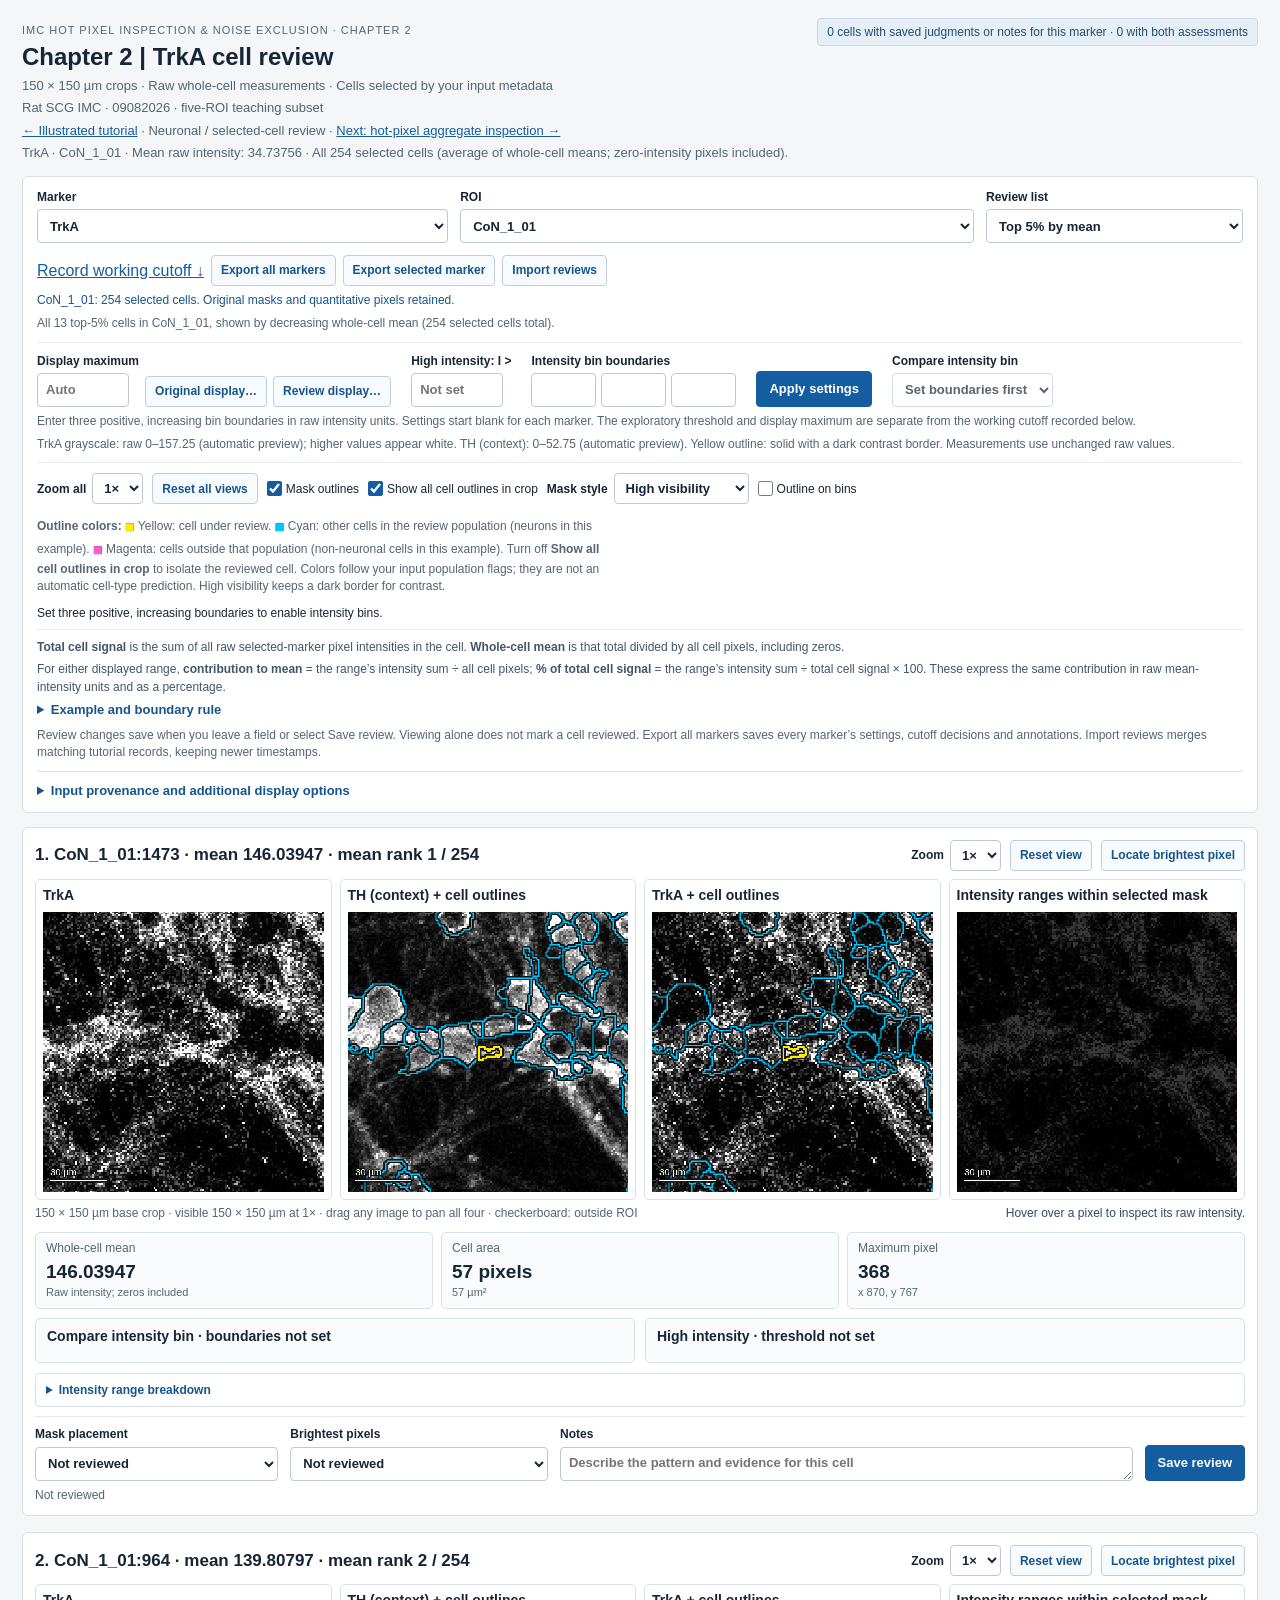
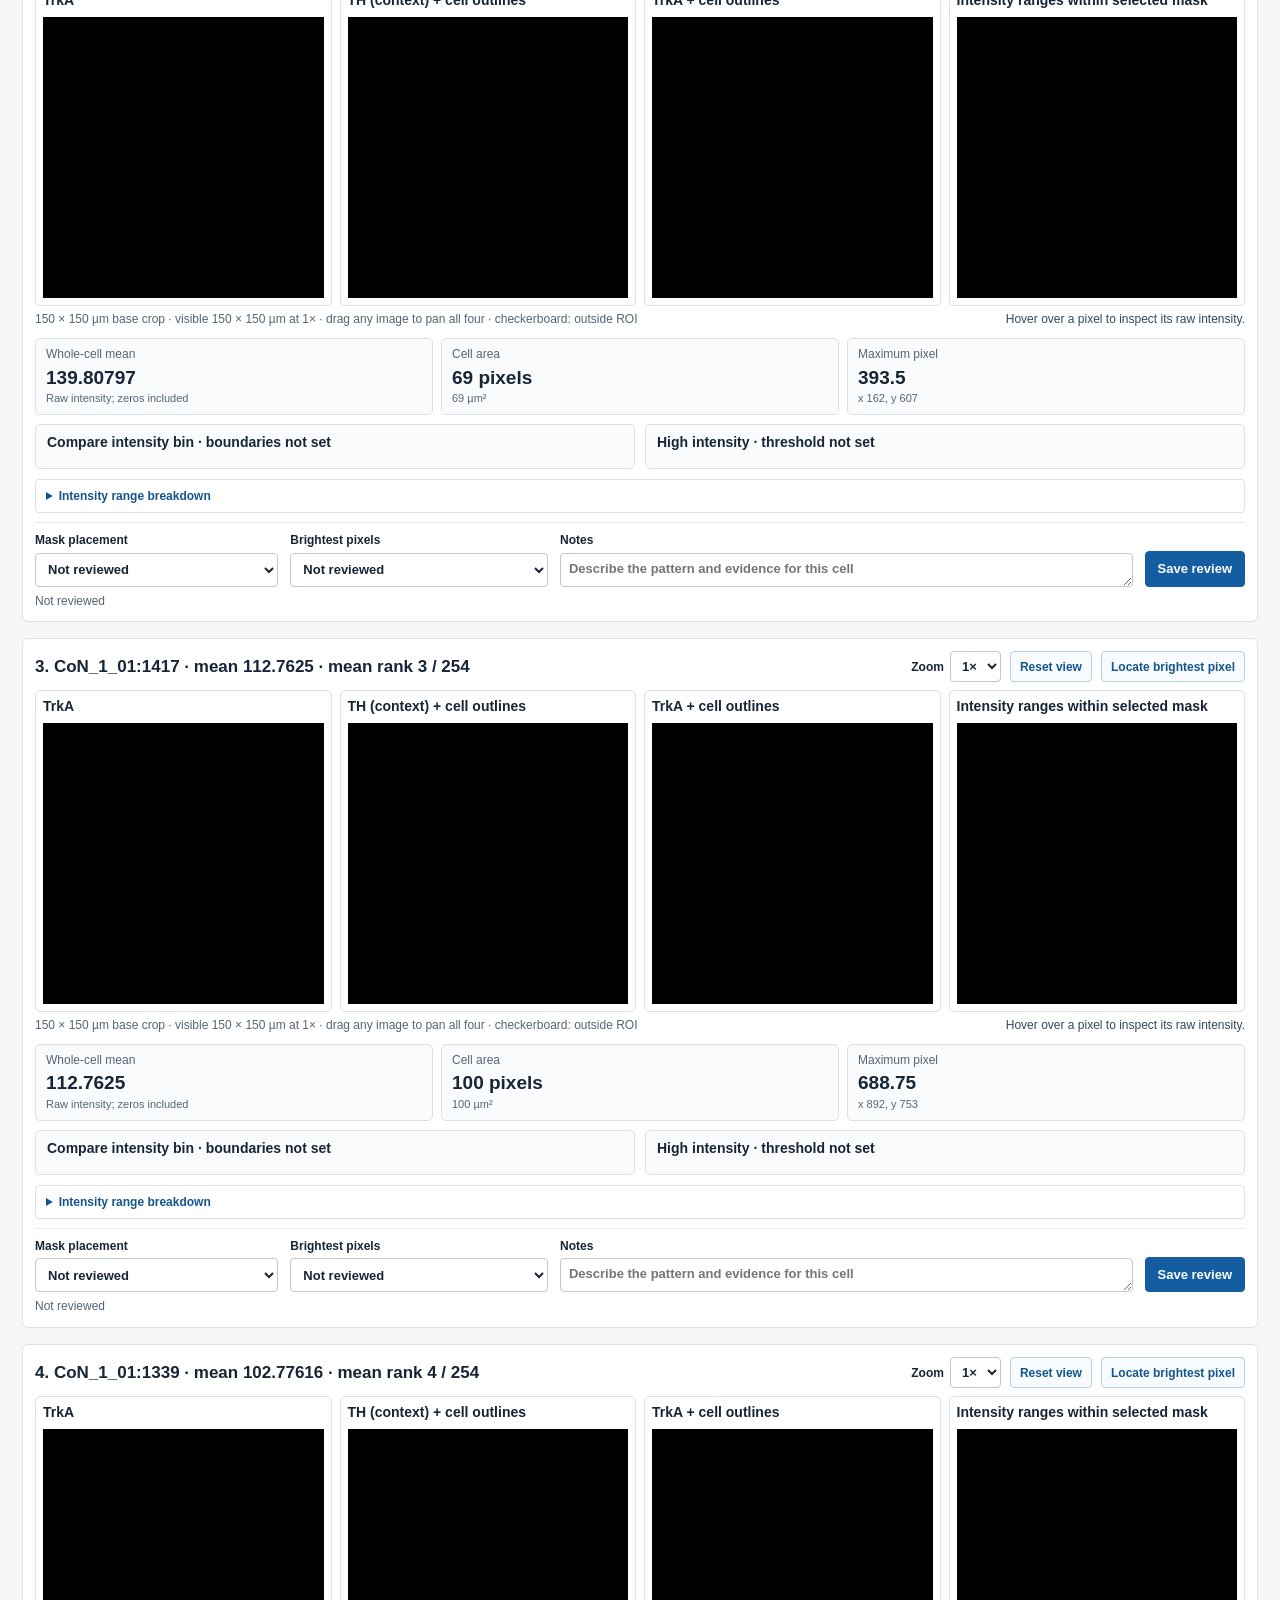
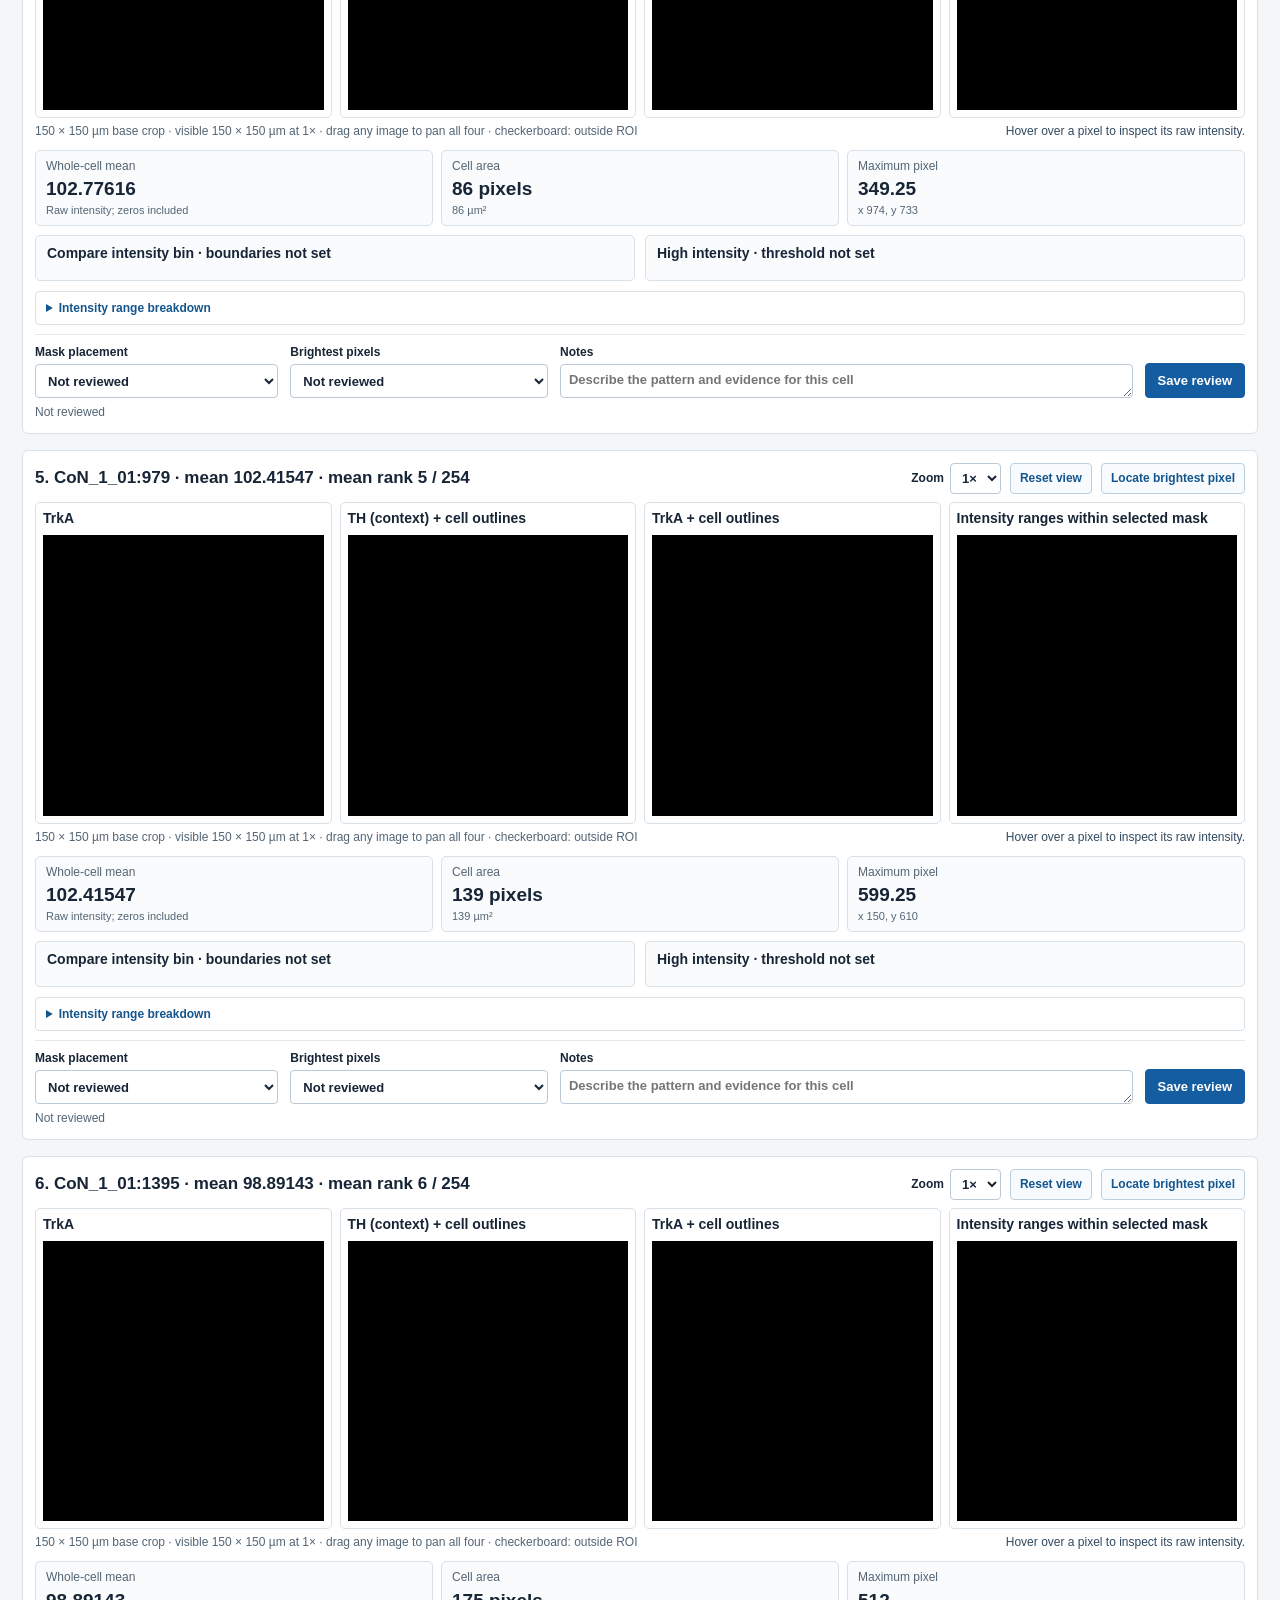
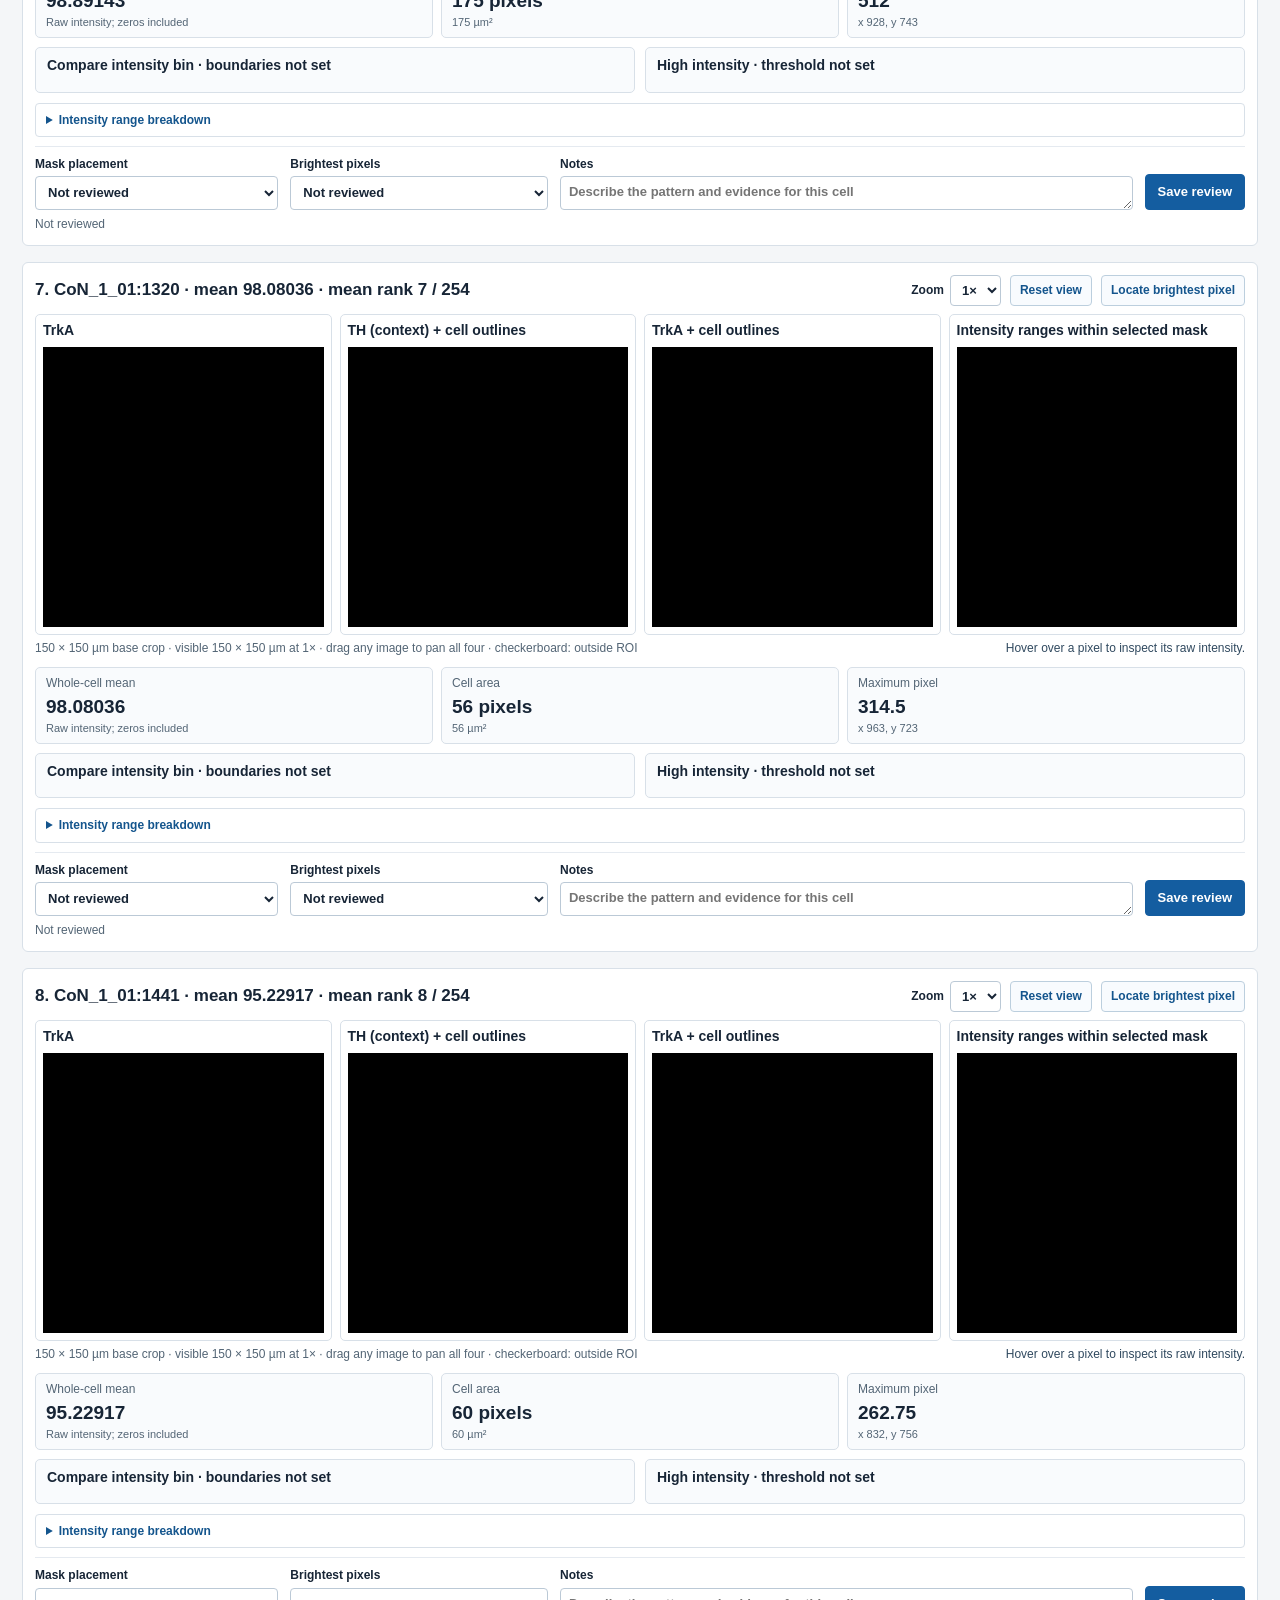
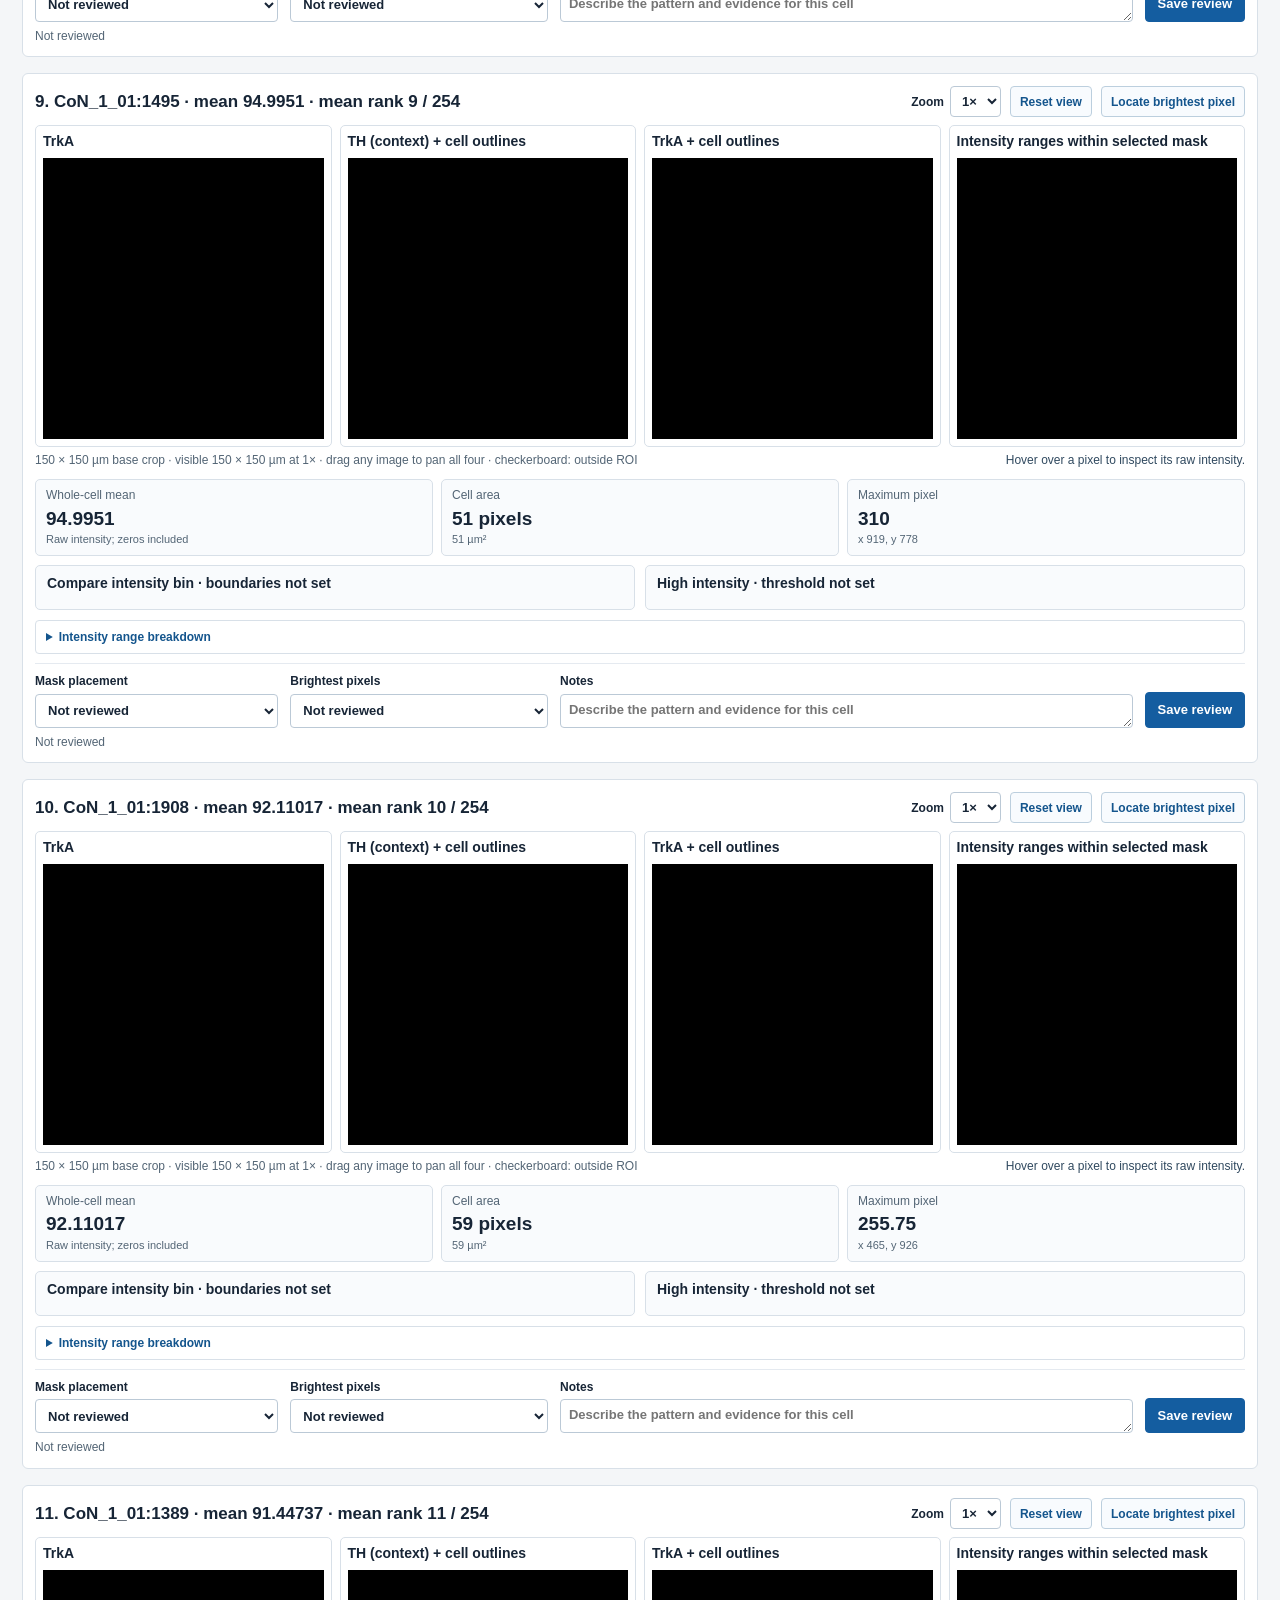
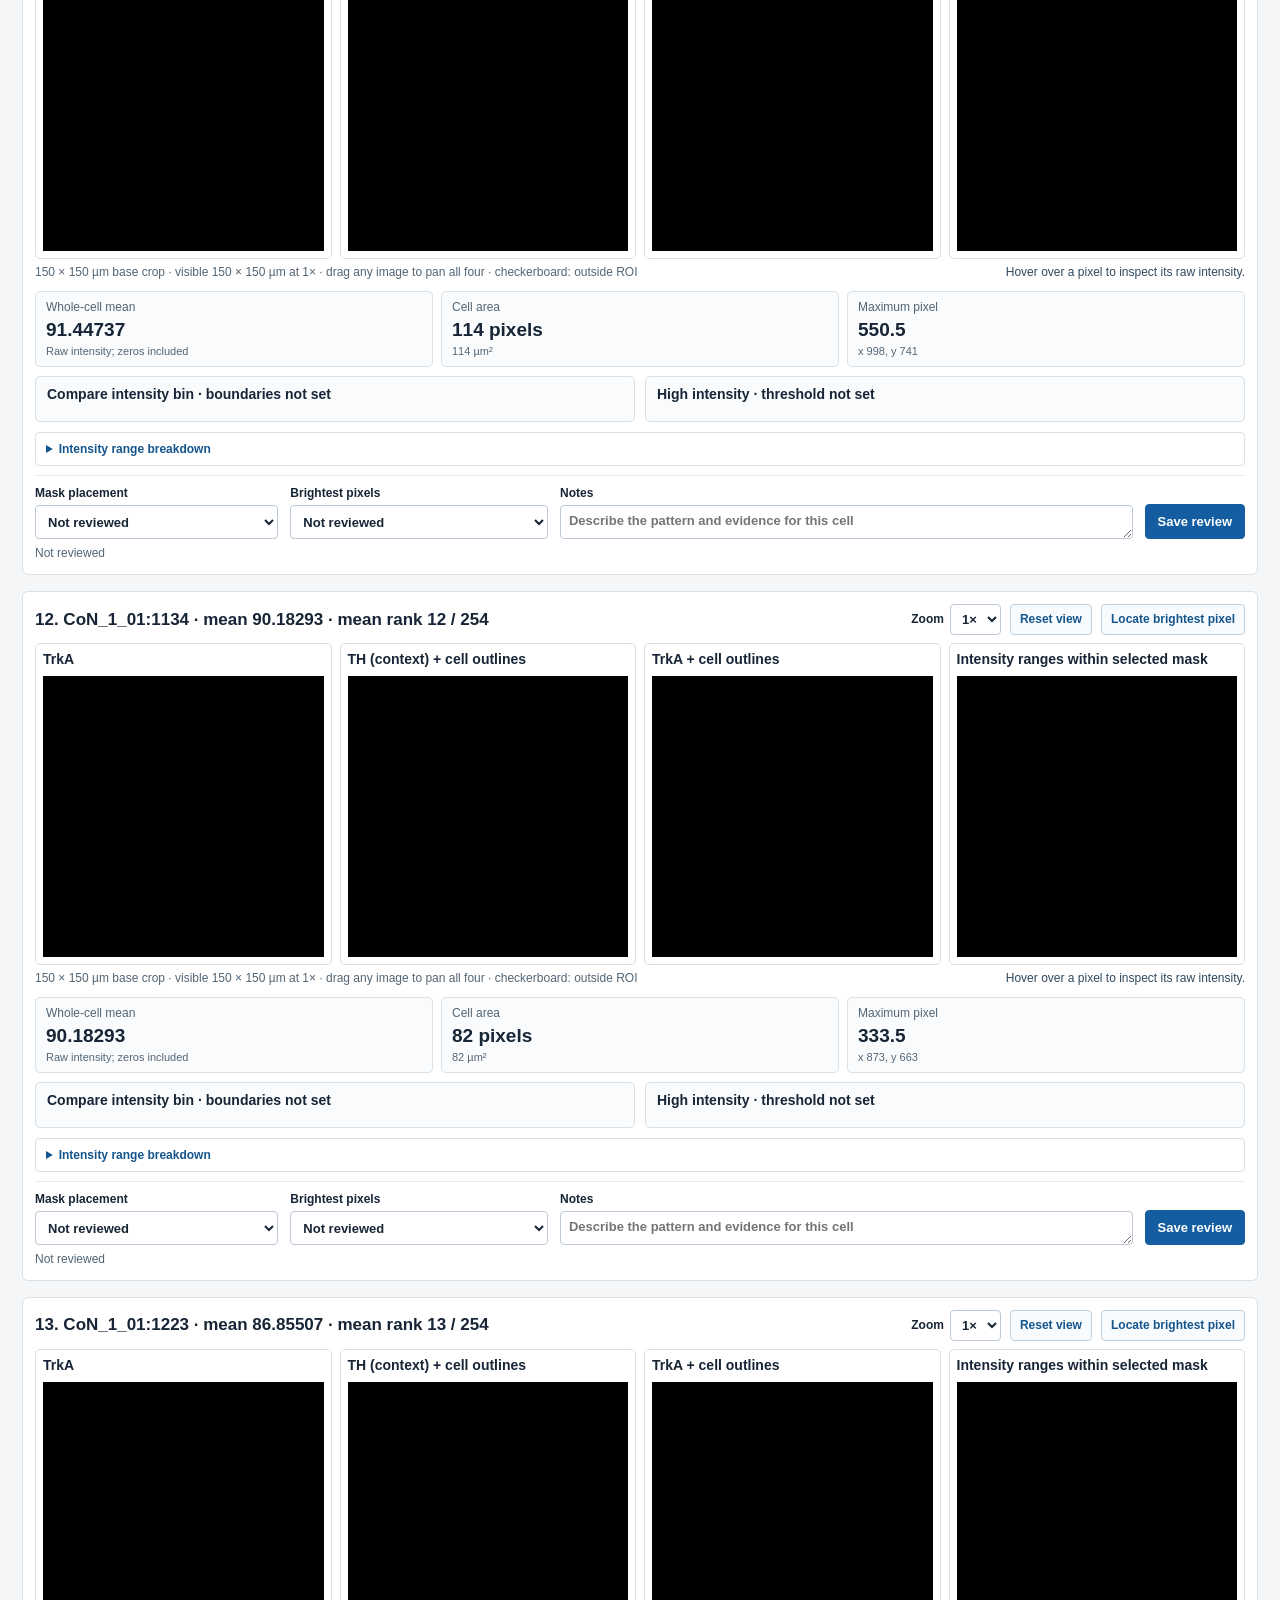
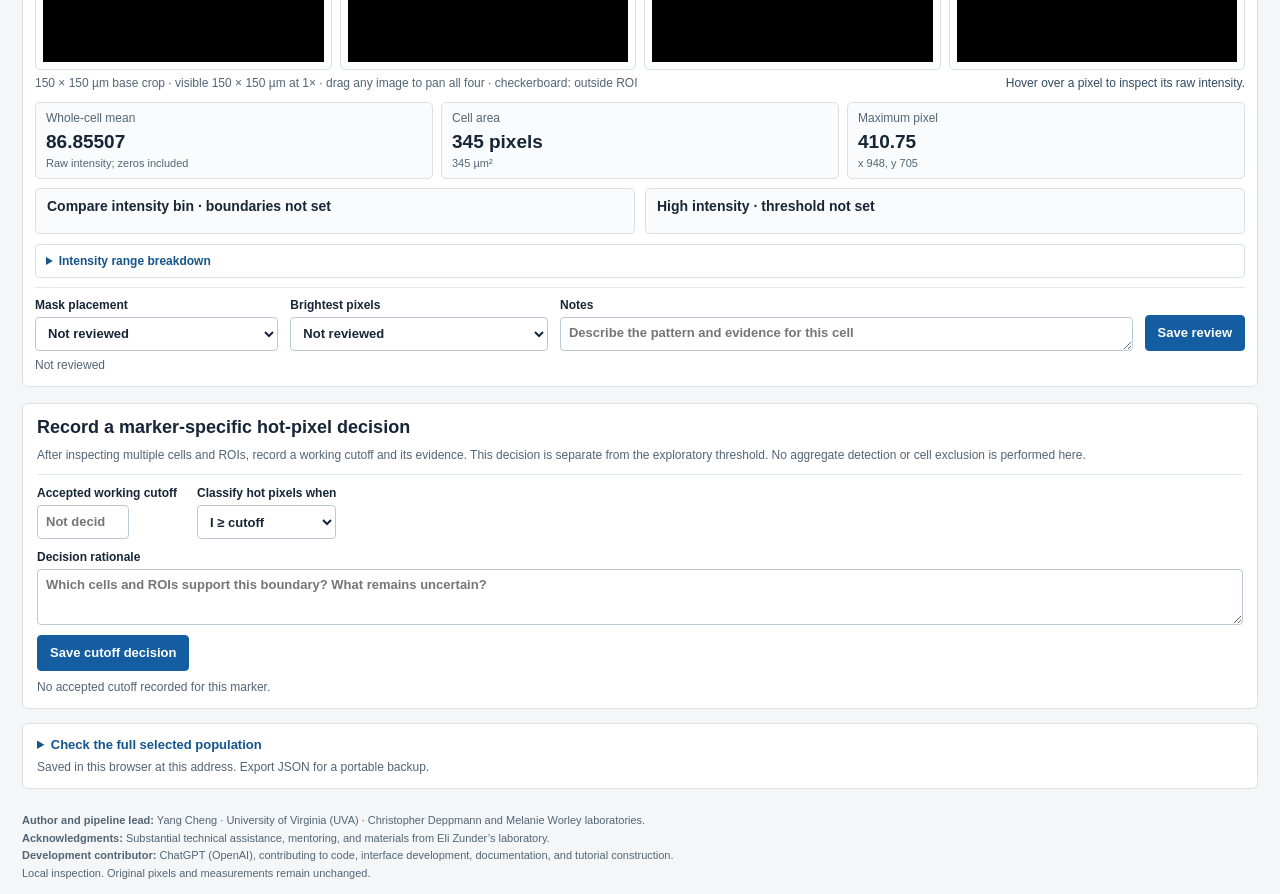
<file: example/review/index.html>
<!doctype html>
<html lang="en">
<head>
  <meta charset="utf-8">
  <meta name="viewport" content="width=device-width, initial-scale=1">
  <title>IMC hot pixel inspection &amp; noise exclusion · cell review</title>
  <link rel="stylesheet" href="review.css?v=85d4baacd812">
  <script src="review.js?v=491095477cb3" defer></script>
</head>
<body>
  <main>
    <header class="page-header">
      <div>
        <p class="eyebrow">IMC hot pixel inspection &amp; noise exclusion · Chapter 2</p><h1 id="page-title">Cell intensity review</h1>
        <p>150 × 150 µm crops · Raw whole-cell measurements · Cells selected by your input metadata</p><p id="dataset"></p><p><a href="../../index.html#inspect">← Illustrated tutorial</a> · Neuronal / selected-cell review · <a href="aggregates.html">Next: hot-pixel aggregate inspection →</a></p><p id="roi-mean-intensity" aria-live="polite"></p>
      </div>
      <span id="review-count" class="status-pill" aria-live="polite">Loading review data…</span>
    </header>

    <article class="controls" aria-label="ROI selection and image settings">
      <div class="selection-row">
        <label>Marker<select id="marker" aria-label="Select marker"></select></label>
        <label>ROI<select id="roi" aria-label="Select ROI"></select></label>
        <label>Review list<select id="queue"><option value="primary">Top 5% by mean</option><option value="secondary">High-pixel contribution</option><option value="all">All selected cells</option></select></label>
        <div class="backup-controls"><a href="#working-cutoff" class="cutoff-link">Record working cutoff ↓</a><button id="export-all-markers" type="button" class="secondary small">Export all markers</button><button id="export-reviews" type="button" class="secondary small">Export selected marker</button><label class="import-label">Import reviews<input id="import-reviews" type="file" accept=".json,application/json"></label></div>
      </div>
      <p id="message" class="help" role="status"></p>
      <p id="selection-info" class="help"></p>
      <div class="settings-row">
        <div class="setting-group display-controls">
          <label>Display maximum<input id="display-max" type="number" min="0" step="any" placeholder="Auto"></label>
          <button id="display-original" type="button" class="secondary small">Original display…</button>
          <button id="display-review" type="button" class="secondary small">Review display…</button>
        </div>
        <label>High intensity: I &gt;<input id="threshold" type="number" min="0" step="any" placeholder="Not set"></label>
        <fieldset class="bin-inputs"><legend>Intensity bin boundaries</legend><label class="sr-only" for="bin1">First bin boundary</label><input id="bin1" type="number" min="0" step="any"><label class="sr-only" for="bin2">Second bin boundary</label><input id="bin2" type="number" min="0" step="any"><label class="sr-only" for="bin3">Third bin boundary</label><input id="bin3" type="number" min="0" step="any"></fieldset>
        <button id="apply-settings" type="button">Apply settings</button>
        <label>Compare intensity bin<select id="comparison-bin" aria-label="Compare intensity bin"></select></label>
      </div>
      <div id="error" class="error" role="alert"></div><p class="help">Enter three positive, increasing bin boundaries in raw intensity units. Settings start blank for each marker. The exploratory threshold and display maximum are separate from the working cutoff recorded below.</p>
      <p id="display-note" class="help"></p>
      <div class="gallery-settings">
        <div class="image-tools">
          <label class="inline-label">Zoom all <select id="zoom"><option value="1">1×</option><option value="2">2×</option><option value="4">4×</option></select></label>
          <button id="reset-view" type="button" class="secondary small">Reset all views</button>
          <label class="check-label"><input id="outlines" type="checkbox" checked>Mask outlines</label>
          <label class="check-label"><input id="all-outlines" type="checkbox" checked>Show all cell outlines in crop</label>
          <label class="inline-label">Mask style <select id="outline-style"><option value="visible">High visibility</option><option value="subtle">Original · subtle</option></select></label>
          <label class="check-label"><input id="bin-outline" type="checkbox">Outline on bins</label>
        </div>
        <p id="outline-legend" class="help"><strong>Outline colors:</strong> <span class="mask-key selected">■</span> Yellow: cell under review. <span class="mask-key included">■</span> Cyan: other cells in the review population (neurons in this example). <span class="mask-key excluded">■</span> Magenta: cells outside that population (non-neuronal cells in this example). Turn off <strong>Show all cell outlines in crop</strong> to isolate the reviewed cell. Colors follow your input population flags; they are not an automatic cell-type prediction. High visibility keeps a dark border for contrast.</p>
      </div>
      <div id="legend" class="legend" aria-label="Intensity range legend"></div>
      <div class="metric-explanation" aria-label="Mean and signal explained">
        <p><strong>Total cell signal</strong> is the sum of all raw selected-marker pixel intensities in the cell. <strong>Whole-cell mean</strong> is that total divided by all cell pixels, including zeros.</p>
        <p>For either displayed range, <strong>contribution to mean</strong> = the range’s intensity sum ÷ all cell pixels; <strong>% of total cell signal</strong> = the range’s intensity sum ÷ total cell signal × 100. These express the same contribution in raw mean-intensity units and as a percentage.</p>
        <details><summary>Example and boundary rule</summary><p>A cell with total signal 56 across 155 pixels has mean 0.36129. A range with intensity sum 10 contributes 0.06452 to that mean, or 17.86% of the cell’s signal. Bins include their upper boundary: 3 &lt; I ≤ 10 includes pixels equal to 10; I &gt; 10 excludes them.</p></details>
      </div>
      <p class="help review-instructions">Review changes save when you leave a field or select Save review. Viewing alone does not mark a cell reviewed. Export all markers saves every marker’s settings, cutoff decisions and annotations. Import reviews merges matching tutorial records, keeping newer timestamps.</p>
      <details class="tutorial-notes"><summary>Input provenance and additional display options</summary><p id="provenance" class="help"></p><div class="settings-row"><label>Crop width/height (µm)<select id="crop"><option>150</option><option>300</option><option>75</option><option>30</option></select></label><label>Context display maximum<input id="context-max" type="number" min="0" step="any" placeholder="Auto"></label><button id="apply-context" class="secondary">Apply context display</button></div><p class="help">The context channel uses automatic contrast until you set a display maximum. For the supplied TH example, 180 reproduces the original review display. Other datasets may require another value. Neither display changes raw measurements. Gray checkerboard means outside the acquired ROI. Pink/magenta intensity-bin fills indicate the highest bin, not cell type.</p></details>
    </article>

    <div id="neuron-list" class="neuron-list" aria-label="Selected cells in review order"></div>

    <template id="neuron-row-template">
      <article class="neuron-row" data-cell-id="">
        <div class="image-toolbar">
          <h2 data-role="heading">Neuron review</h2>
          <div class="image-tools">
            <label class="inline-label">Zoom <select data-role="zoom"><option value="1">1×</option><option value="2">2×</option><option value="4">4×</option></select></label>
            <button data-role="reset" type="button" class="secondary small">Reset view</button>
            <button data-role="peak" type="button" class="secondary small">Locate brightest pixel</button>
          </div>
        </div>
        <div class="panels">
          <section class="image-panel"><h3 data-role="marker-title">Marker</h3><canvas data-panel="plain" width="450" height="450" aria-label="Raw marker image centered on this cell"></canvas></section>
          <section class="image-panel"><h3 data-role="context-title">Context + selected mask</h3><canvas data-panel="th" width="450" height="450" aria-label="Context image with selected cell outline"></canvas></section>
          <section class="image-panel"><h3 data-role="outline-title">Marker + selected mask</h3><canvas data-panel="outline" width="450" height="450" aria-label="Raw marker image with selected cell outline"></canvas></section>
          <section class="image-panel"><h3>Intensity ranges within selected mask</h3><canvas data-panel="bins" width="450" height="450" aria-label="Raw intensity ranges inside this cell mask"></canvas></section>
        </div>
        <div class="image-notes"><p data-role="crop-note" class="help"></p><p data-role="hover-info" class="pixel-readout" aria-live="off">Hover over a pixel to inspect its raw intensity.</p></div>
        <div data-role="metrics" class="metrics" aria-label="Whole-cell quantitative measurements"></div>
        <div data-role="range-comparison" class="range-comparison" aria-label="Selected bin and high-threshold contributions"></div>
        <details class="quantitative-panel">
          <summary>Intensity range breakdown</summary>
          <div class="table-scroll"><table><thead><tr><th scope="col">Intensity range</th><th scope="col">Pixels</th><th scope="col">% cell area</th><th scope="col">Intensity sum</th><th scope="col">Contribution to mean</th><th scope="col">% cell signal</th></tr></thead><tbody data-role="bin-table"></tbody></table></div>
          <p data-role="formula-note" class="help"></p>
        </details>
        <div class="review-panel">
          <div class="review-fields">
            <label>Mask placement<select data-role="mask-review"><option value="">Not reviewed</option><option value="plausible">Acceptable / plausible</option><option value="problematic">Problematic</option><option value="uncertain">Uncertain</option></select></label>
            <label>Brightest pixels<select data-role="bright-review"><option value="">Not reviewed</option><option value="plausible">Plausible signal</option><option value="artifact">Suspected artifact</option><option value="uncertain">Uncertain</option></select></label>
            <label class="notes-label">Notes<textarea data-role="notes" rows="1" placeholder="Describe the pattern and evidence for this cell"></textarea></label>
            <button data-role="save" type="button">Save review</button>
          </div>
          <div class="review-footer"><span data-role="review-status" class="help" aria-live="polite">Not reviewed</span><p data-role="saved-settings-note" class="help"></p></div>
        </div>
      </article>
    </template>
    <article id="working-cutoff" class="controls cutoff-panel">
      <h2>Record a marker-specific hot-pixel decision</h2>
      <p class="help">After inspecting multiple cells and ROIs, record a working cutoff and its evidence. This decision is separate from the exploratory threshold. No aggregate detection or cell exclusion is performed here.</p>
      <div class="settings-row"><label>Accepted working cutoff<input id="cutoff" type="number" min="0" step="any" placeholder="Not decided"></label><label>Classify hot pixels when<select id="operator"><option value=">=">I ≥ cutoff</option><option value=">">I &gt; cutoff</option></select></label></div>
      <label class="rationale-label">Decision rationale<textarea id="rationale" rows="2" placeholder="Which cells and ROIs support this boundary? What remains uncertain?"></textarea></label><button id="save-cutoff">Save cutoff decision</button><p id="cutoff-status" class="help"></p>
    </article>
    <article class="controls"><details id="population-panel"><summary>Check the full selected population</summary><p class="help">One point per selected cell in this ROI, ranked by raw mean. The y-axis is asinh(raw mean ÷ 5), for display only. Click a point to find its gallery row.</p><canvas id="distribution" width="1000" height="260" aria-label="Ranked cell means"></canvas><p id="plot-readout" class="help"></p></details><p id="storage-status" class="help"></p></article>
    <footer class="page-footer"><strong>Author and pipeline lead:</strong> Yang Cheng · University of Virginia (UVA) · Christopher Deppmann and Melanie Worley laboratories.<br><strong>Acknowledgments:</strong> Substantial technical assistance, mentoring, and materials from Eli Zunder’s laboratory.<br><strong>Development contributor:</strong> ChatGPT (OpenAI), contributing to code, interface development, documentation, and tutorial construction.<br>Local inspection. Original pixels and measurements remain unchanged.</footer>
  </main>
</body>
</html>
</file>
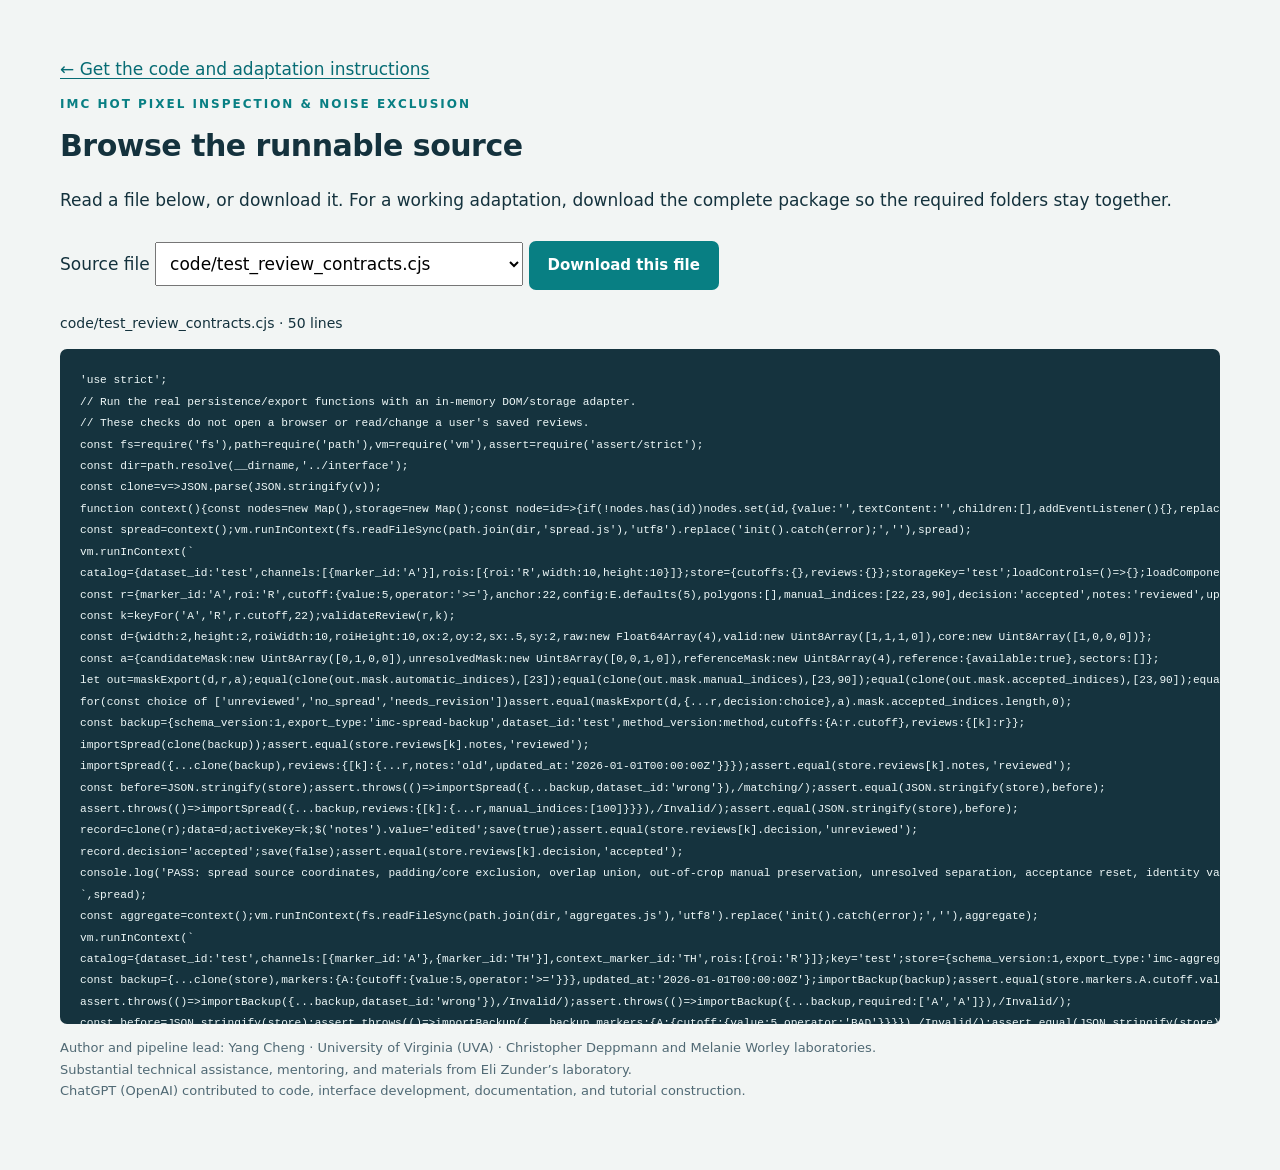
<file: source.html>
<!doctype html>
<html lang="en"><head><meta charset="utf-8"><meta name="viewport" content="width=device-width,initial-scale=1"><title>Source code · IMC hot pixel inspection &amp; noise exclusion</title><link rel="stylesheet" href="guide.css"><style>main{margin:0 auto;max-width:1400px}select{padding:10px;max-width:100%;font:inherit}pre{max-height:75vh;white-space:pre;tab-size:4;font-size:13px}#status{font-size:14px}</style></head><body><main><a href="index.html#code">← Get the code and adaptation instructions</a><p class="eyebrow">IMC hot pixel inspection &amp; noise exclusion</p><h2>Browse the runnable source</h2><p>Read a file below, or download it. For a working adaptation, download the complete package so the required folders stay together.</p><label for="file">Source file </label><select id="file"></select> <a id="download" class="button" download>Download this file</a><p id="status" role="status"></p><pre><code id="source">Loading source…</code></pre><p class="small">Author and pipeline lead: Yang Cheng · University of Virginia (UVA) · Christopher Deppmann and Melanie Worley laboratories.<br>Substantial technical assistance, mentoring, and materials from Eli Zunder’s laboratory.<br>ChatGPT (OpenAI) contributed to code, interface development, documentation, and tutorial construction.</p></main><script>
const files=['code/test_review_contracts.cjs','code/verify_frozen_spread.cjs','code/quantify_marker.cjs','code/plot_quantification_example.py','code/test_quantify_marker.cjs','code/test_spread_engine.cjs','code/test_spread_worker.cjs','interface/spread.html','interface/spread.js','interface/spread.css','interface/spread_engine.js','interface/spread_worker.js','code/build_spread_figures.py','interface/aggregates.html','interface/aggregates.css','interface/aggregates.js','interface/aggregate_engine.js','interface/aggregate_worker.js','code/test_aggregate_engine.cjs','code/prepare_dataset.py','interface/review.js','interface/index.html','interface/review.css','serve.py','code/build_teaching_figures.py','code/validate_example.py','code/test_preparation.py','templates/dataset.json','templates/rois.csv','templates/channels.csv','templates/channels_separate_tiffs.csv','templates/cell_metadata.csv','requirements.txt'];
const select=document.getElementById('file');
for(const file of files){const option=document.createElement('option');option.value=file;option.textContent=file;select.append(option);}
const requested=new URLSearchParams(location.search).get('file');select.value=files.includes(requested)?requested:files[0];
let sequence=0;
async function load(){const current=++sequence,file=select.value;document.getElementById('download').href=file;document.getElementById('status').textContent='Loading '+file+'…';try{const r=await fetch(file);if(!r.ok)throw Error('HTTP '+r.status);const text=await r.text();if(current!==sequence)return;document.getElementById('source').textContent=text;document.getElementById('status').textContent=file+' · '+text.split('\n').length+' lines';history.replaceState(null,'','?file='+encodeURIComponent(file));}catch(error){if(current!==sequence)return;document.getElementById('source').textContent='Could not load source. Start python serve.py and use the local HTTP address.';document.getElementById('status').textContent=error.message;}}
select.addEventListener('change',load);load();
</script></body></html>
</file>
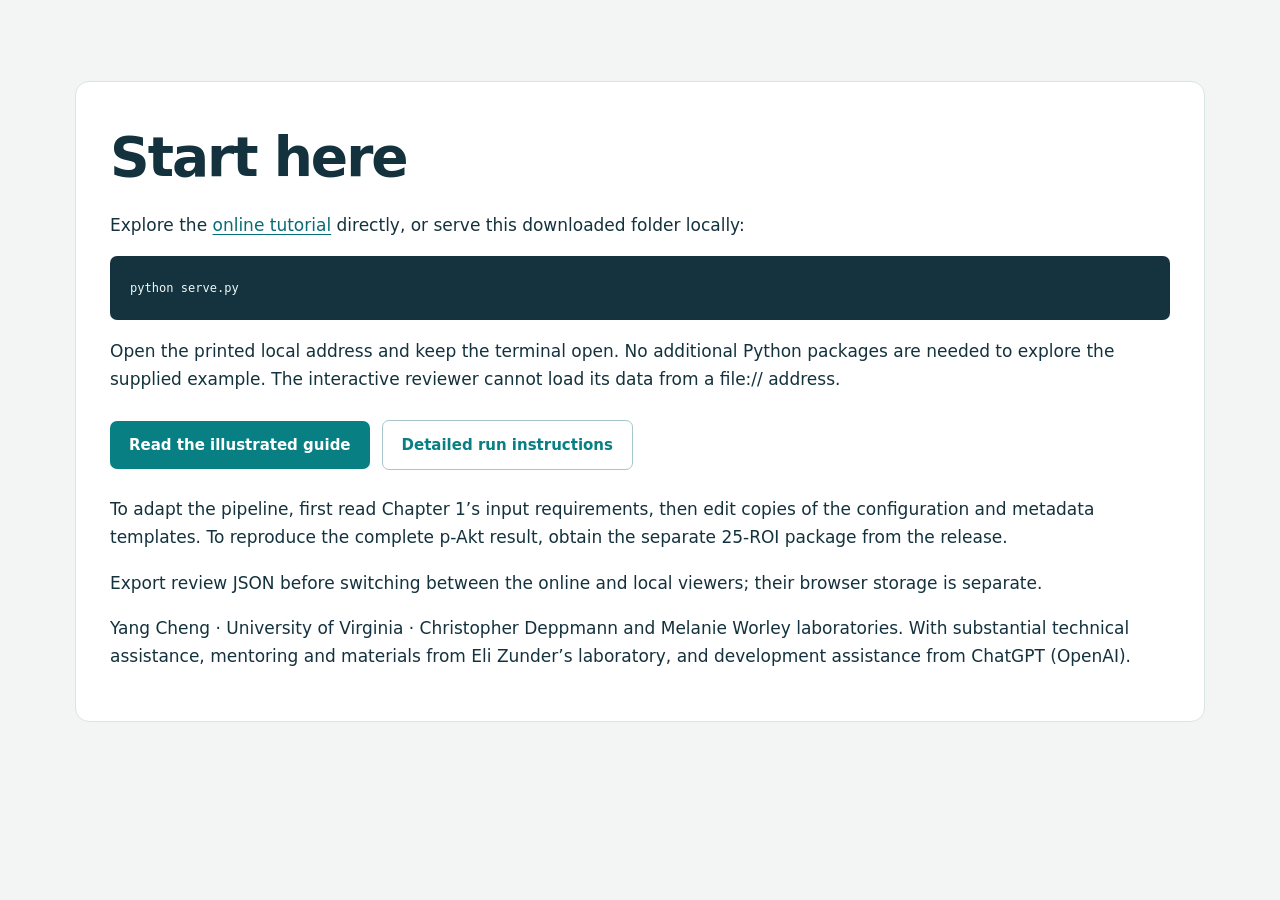
<file: START_HERE.html>
<!doctype html><html lang="en"><head><meta charset="utf-8"><meta name="viewport" content="width=device-width,initial-scale=1"><title>Start here · IMC hot pixel inspection &amp; noise exclusion</title><link rel="stylesheet" href="guide.css"></head><body><main style="margin:0 auto"><section class="chapter"><h1>Start here</h1><p>Explore the <a href="https://cheng-mcnsci.github.io/IMC-Hot-Pixel-Inspection-and-Noise-Exclusion/">online tutorial</a> directly, or serve this downloaded folder locally:</p><pre><code>python serve.py</code></pre><p>Open the printed local address and keep the terminal open. No additional Python packages are needed to explore the supplied example. The interactive reviewer cannot load its data from a file:// address.</p><p><a class="button" href="index.html">Read the illustrated guide</a><a class="button secondary" href="README.md">Detailed run instructions</a></p><p>To adapt the pipeline, first read Chapter 1’s input requirements, then edit copies of the configuration and metadata templates. To reproduce the complete p-Akt result, obtain the separate 25-ROI package from the release.</p><p>Export review JSON before switching between the online and local viewers; their browser storage is separate.</p><p>Yang Cheng · University of Virginia · Christopher Deppmann and Melanie Worley laboratories. With substantial technical assistance, mentoring and materials from Eli Zunder’s laboratory, and development assistance from ChatGPT (OpenAI).</p></section></main></body></html>
</file>
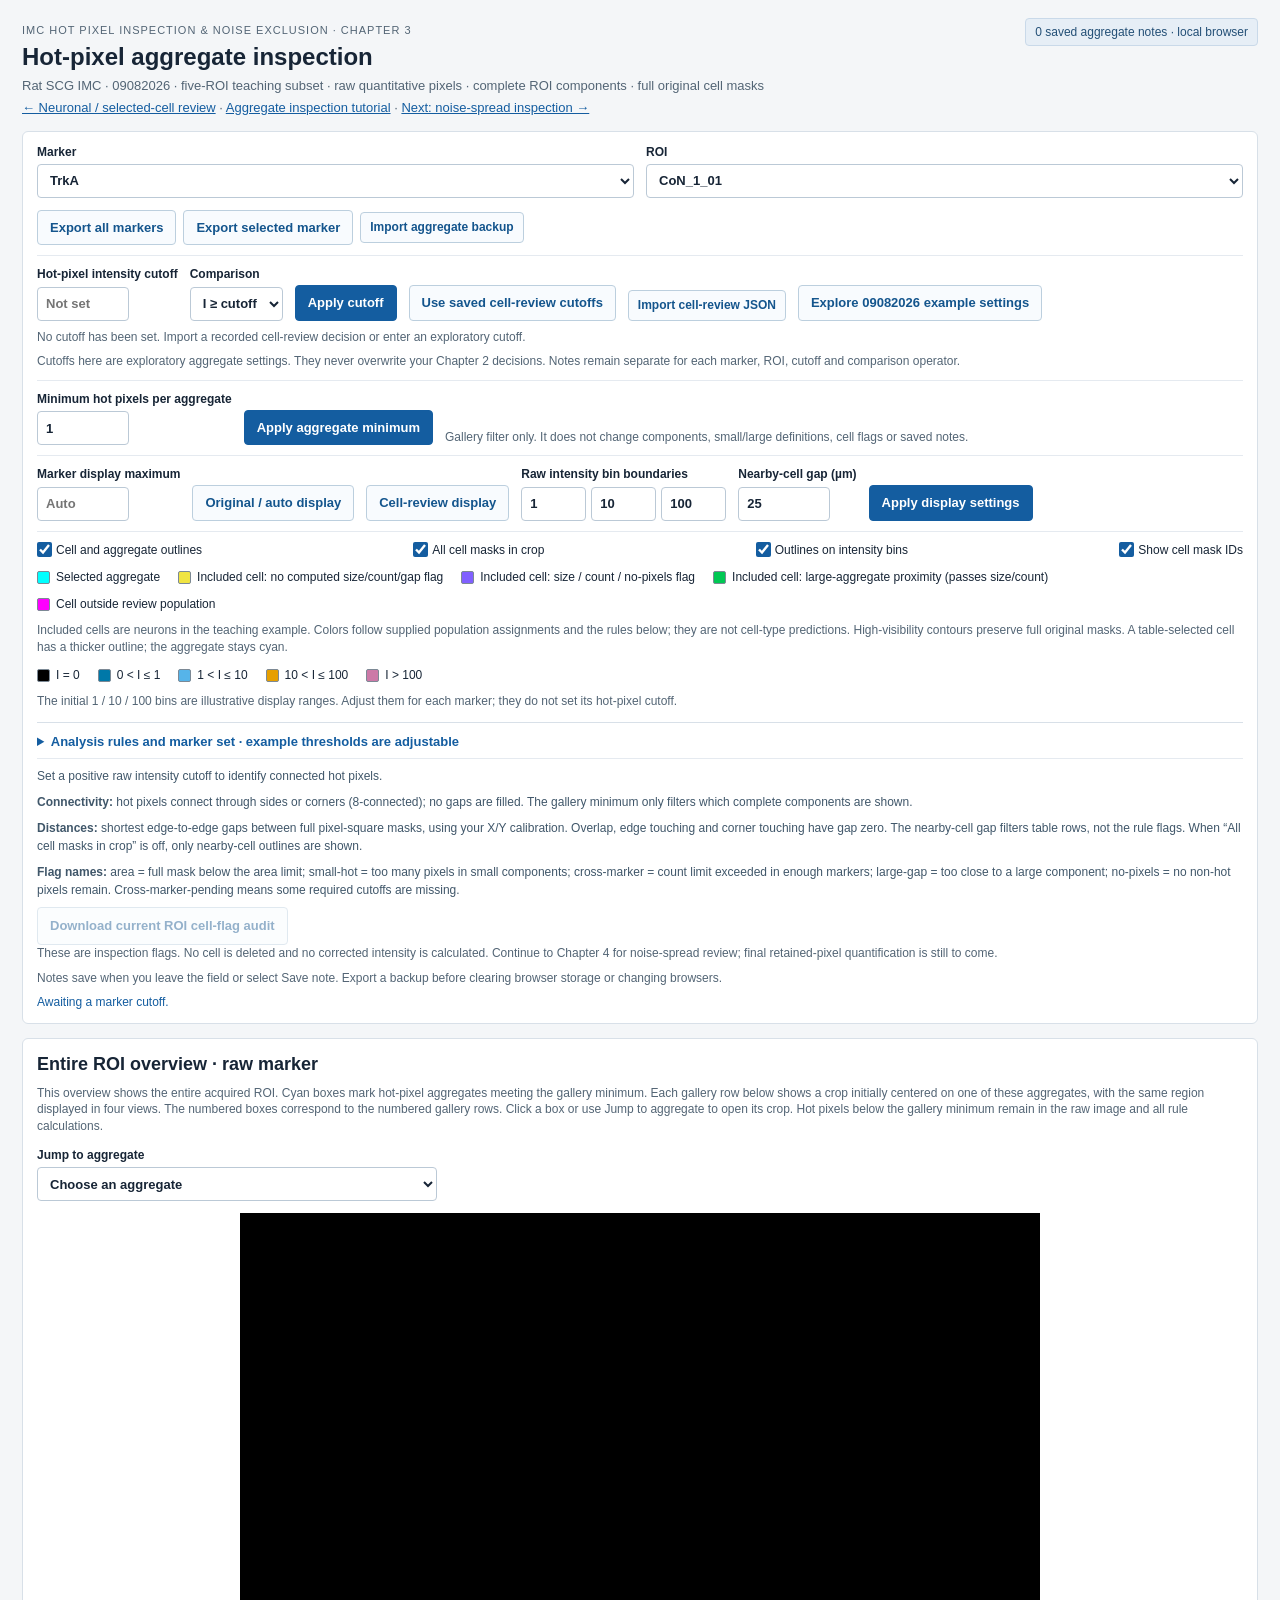
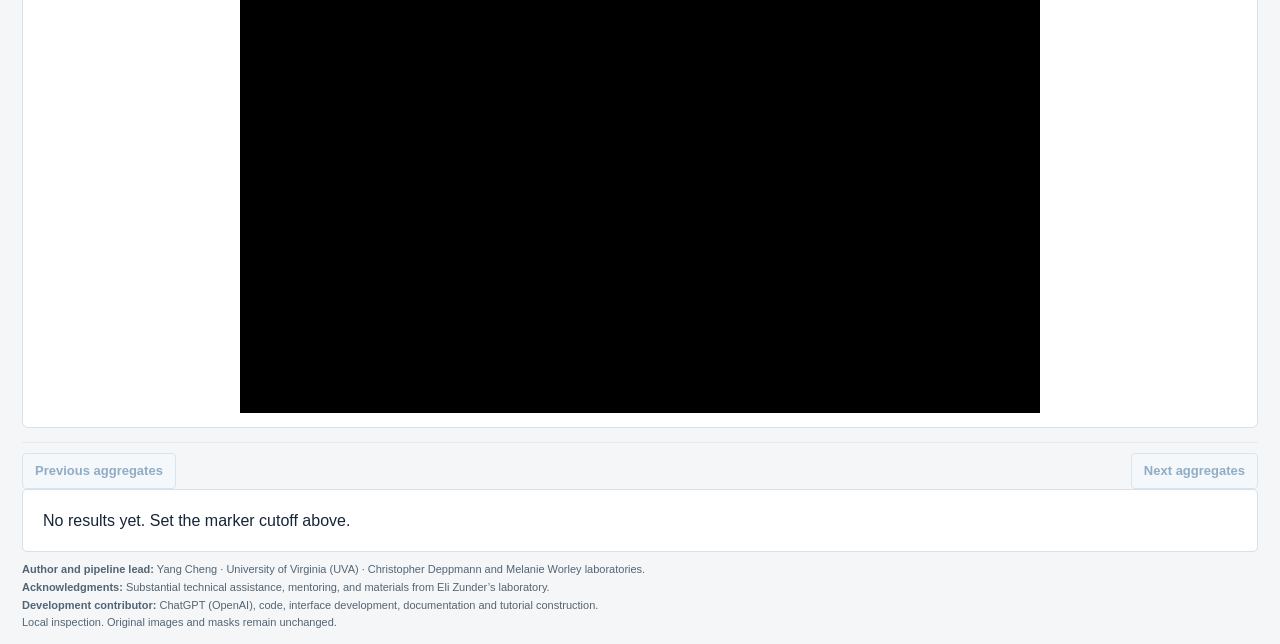
<file: example/review/aggregates.html>
<!doctype html><html lang="en"><head><meta charset="utf-8"><meta name="viewport" content="width=device-width,initial-scale=1"><title>IMC hot pixel inspection &amp; noise exclusion · aggregates</title><link rel="stylesheet" href="aggregates.css?v=33cf243ed370"><script src="aggregate_engine.js?v=d7ac87f2162c" defer></script><script src="aggregates.js?v=3e6a5db46367" defer></script></head><body><main>
<header class="page-header"><div><p class="eyebrow">IMC hot pixel inspection &amp; noise exclusion · Chapter 3</p><h1>Hot-pixel aggregate inspection</h1><p id="dataset">Loading prepared dataset…</p><p><a href="index.html">← Neuronal / selected-cell review</a> · <a href="../../index.html#aggregates">Aggregate inspection tutorial</a> · <a href="spread.html">Next: noise-spread inspection →</a></p></div><span id="review-count" class="status-pill"></span></header>
<article class="controls"><div class="selection-row"><label>Marker<select id="marker"></select></label><label>ROI<select id="roi"></select></label><div class="backup-controls"><button id="export-all" class="secondary">Export all markers</button><button id="export" class="secondary">Export selected marker</button><label class="import-label">Import aggregate backup<input id="import" type="file" accept="application/json,.json"></label></div></div>
<div class="settings-row"><label>Hot-pixel intensity cutoff<input id="hot-cutoff" type="number" min="0" step="any" placeholder="Not set"></label><label>Comparison<select id="operator"><option value=">=">I ≥ cutoff</option><option value=">">I &gt; cutoff</option></select></label><button id="apply-cutoff">Apply cutoff</button><button id="from-review" class="secondary">Use saved cell-review cutoffs</button><label class="import-label">Import cell-review JSON<input id="review-import" type="file" accept="application/json,.json"></label><button id="example" class="secondary" hidden>Explore 09082026 example settings</button></div>
<p id="cutoff-status" class="help" aria-live="polite"></p><p class="help">Cutoffs here are exploratory aggregate settings. They never overwrite your Chapter 2 decisions. Notes remain separate for each marker, ROI, cutoff and comparison operator.</p>
<div class="settings-row"><label>Minimum hot pixels per aggregate<input id="minimum-pixels" type="number" value="1" min="1" step="1"></label><button id="apply-minimum">Apply aggregate minimum</button><p class="help">Gallery filter only. It does not change components, small/large definitions, cell flags or saved notes.</p></div><p id="roi-info" class="help"></p>
<div class="settings-row"><label>Marker display maximum<input id="display" type="number" min="0" step="any" placeholder="Auto"></label><button id="original" class="secondary">Original / auto display</button><button id="review" class="secondary">Cell-review display</button><fieldset class="bin-inputs"><legend>Raw intensity bin boundaries</legend><label><span class="sr-only">First bin boundary</span><input id="bin1" type="number" min="0" step="any"></label><label><span class="sr-only">Second bin boundary</span><input id="bin2" type="number" min="0" step="any"></label><label><span class="sr-only">Third bin boundary</span><input id="bin3" type="number" min="0" step="any"></label></fieldset><label>Nearby-cell gap (µm)<input id="radius" type="number" value="25" min="0" step="any"></label><button id="apply">Apply display settings</button></div>
<div class="gallery-settings"><label class="check-label"><input id="outlines" type="checkbox" checked>Cell and aggregate outlines</label><label class="check-label"><input id="all-outlines" type="checkbox" checked>All cell masks in crop</label><label class="check-label"><input id="bin-outlines" type="checkbox" checked>Outlines on intensity bins</label><label class="check-label"><input id="labels" type="checkbox" checked>Show cell mask IDs</label></div>
<div class="legend" id="mask-legend"><span><i style="background:#00ffff"></i>Selected aggregate</span><span><i style="background:#f0e442"></i>Included cell: no computed size/count/gap flag</span><span><i style="background:#8060ff"></i>Included cell: size / count / no-pixels flag</span><span><i style="background:#00c853"></i>Included cell: large-aggregate proximity (passes size/count)</span><span><i style="background:#ff00ff"></i>Cell outside review population</span></div>
<p class="help">Included cells are neurons in the teaching example. Colors follow supplied population assignments and the rules below; they are not cell-type predictions. High-visibility contours preserve full original masks. A table-selected cell has a thicker outline; the aggregate stays cyan.</p><div id="bins-legend" class="legend"></div><p class="help">The initial 1 / 10 / 100 bins are illustrative display ranges. Adjust them for each marker; they do not set its hot-pixel cutoff.</p>
<details class="advanced"><summary>Analysis rules and marker set · example thresholds are adjustable</summary><p class="help">These starting rules reproduce the original experiment’s aggregate-stage criteria; they are not universal biological limits. Cross-marker checks use every checked marker below, not only the marker being displayed.</p><div class="settings-row"><label>Large aggregate: ≥ pixels<input id="large-pixels" type="number" min="1" step="1" value="20"></label><label>Flag full cell area &lt; µm²<input id="min-area" type="number" min="0" step="any" value="120"></label><label>Flag small-aggregate pixels &gt;<input id="small-limit" type="number" min="0" step="1" value="10"></label><label>Global flag: ≥ markers<input id="global-markers" type="number" min="1" step="1" value="4"></label><label>Flag large-aggregate gap &lt; µm<input id="large-gap" type="number" min="0" step="any" value="10"></label><label>Context display maximum<input id="context-display" type="number" min="0" step="any" placeholder="Auto"></label></div><div class="table-scroll"><table><thead><tr><th>Count across markers?</th><th>Marker</th><th>Cutoff</th><th>Comparison</th></tr></thead><tbody id="marker-rules"></tbody></table></div><button id="apply-rules">Apply rules and marker cutoffs</button></details>
<div class="metric-explanation"><p id="hot-rule"></p><p><strong>Connectivity:</strong> hot pixels connect through sides or corners (8-connected); no gaps are filled. The gallery minimum only filters which complete components are shown.</p><p><strong>Distances:</strong> shortest edge-to-edge gaps between full pixel-square masks, using your X/Y calibration. Overlap, edge touching and corner touching have gap zero. The nearby-cell gap filters table rows, not the rule flags. When “All cell masks in crop” is off, only nearby-cell outlines are shown.</p><p><strong>Flag names:</strong> area = full mask below the area limit; small-hot = too many pixels in small components; cross-marker = count limit exceeded in enough markers; large-gap = too close to a large component; no-pixels = no non-hot pixels remain. Cross-marker-pending means some required cutoffs are missing.</p><p id="exclusion-summary" aria-live="polite"></p><button id="audit" class="secondary">Download current ROI cell-flag audit</button><p class="help">These are inspection flags. No cell is deleted and no corrected intensity is calculated. Continue to Chapter 4 for noise-spread review; final retained-pixel quantification is still to come.</p></div><p class="help">Notes save when you leave the field or select Save note. Export a backup before clearing browser storage or changing browsers.</p><p id="error" class="error" role="alert"></p><p id="status" class="help" role="status"></p><button id="cancel" class="secondary" hidden>Cancel calculation</button></article>
<article class="overview"><h2 id="overview-title">Entire ROI overview · raw marker</h2><p class="help">This overview shows the entire acquired ROI. Cyan boxes mark hot-pixel aggregates meeting the gallery minimum. Each gallery row below shows a crop initially centered on one of these aggregates, with the same region displayed in four views. The numbered boxes correspond to the numbered gallery rows. Click a box or use Jump to aggregate to open its crop. Hot pixels below the gallery minimum remain in the raw image and all rule calculations.</p><label>Jump to aggregate<select id="jump"><option value="">Choose an aggregate</option></select></label><canvas id="overview" width="800" height="800" aria-label="Entire acquired ROI with numbered hot-pixel aggregate boxes"></canvas></article>
<div class="gallery-settings"><button id="previous-page" class="secondary">Previous aggregates</button><span id="page-info" class="help"></span><button id="next-page" class="secondary">Next aggregates</button></div><div id="gallery" class="neuron-list"></div>
<template id="row"><article class="neuron-row"><div class="image-toolbar"><h2 data-role="heading"></h2><div class="image-tools"><label class="inline-label">Zoom<select data-role="zoom"><option value="1">1×</option><option value="2">2×</option><option value="4">4×</option></select></label><button data-role="reset" class="secondary small">Reset view</button><button data-role="peak" class="secondary small">Locate brightest pixel</button><a data-role="spread-link" class="spread-link">Inspect noise spread →</a></div></div>
<div class="panels"><section class="image-panel"><h3 data-role="raw-title">Raw marker</h3><canvas data-panel="plain" aria-label="Original marker crop"></canvas></section><section class="image-panel"><h3 data-role="context-title">Context + cell masks + aggregate</h3><canvas data-panel="th" aria-label="Context with cell and aggregate contours"></canvas></section><section class="image-panel"><h3 data-role="overlay-title">Marker + cell masks + aggregate</h3><canvas data-panel="overlay" aria-label="Marker with cell and aggregate contours"></canvas></section><section class="image-panel"><h3>Raw intensity bins · entire crop</h3><canvas data-panel="bins" aria-label="Intensity bins across entire crop"></canvas></section></div>
<div class="image-notes"><p data-role="crop" class="help"></p><p data-role="hover" class="pixel-readout">Hover for source coordinates, raw intensity and mask identity.</p></div><div data-role="metrics" class="metrics"></div>
<section class="nearby"><h3>Nearby cells · shortest gap to this aggregate</h3><p class="help">Click a cell row to highlight its full mask and draw its shortest gap as a white dashed line. Flags use all components before the gallery filter. Other included markers contribute to the cross-marker count when their cutoffs are available.</p><div class="table-scroll"><table><thead><tr><th>Cell ID</th><th>Population</th><th>Relation</th><th>Gap (µm)</th><th>Overlapping hot pixels</th><th>Full area (µm²)</th><th>Area without hot pixels (µm²)</th><th>Small-aggregate hot pixels (all)</th><th>Markers over count limit</th><th>Inspection flags</th></tr></thead><tbody data-role="cells"></tbody></table></div><p data-role="selection" class="help"></p></section>
<details class="quantitative-panel"><summary>Selected aggregate intensity breakdown</summary><div class="table-scroll"><table><thead><tr><th>Intensity range</th><th>Pixels</th><th>% aggregate pixels</th><th>Intensity sum</th><th>% aggregate signal</th></tr></thead><tbody data-role="bins"></tbody></table></div></details>
<div class="review-panel"><label>Aggregate notes<textarea data-role="notes" rows="2" placeholder="Describe the deposit, spatial pattern and nearby cell masks."></textarea></label><button data-role="save">Save note</button><p data-role="saved" class="help"></p></div></article></template>
<footer class="page-footer"><strong>Author and pipeline lead:</strong> Yang Cheng · University of Virginia (UVA) · Christopher Deppmann and Melanie Worley laboratories.<br><strong>Acknowledgments:</strong> Substantial technical assistance, mentoring, and materials from Eli Zunder’s laboratory.<br><strong>Development contributor:</strong> ChatGPT (OpenAI), code, interface development, documentation and tutorial construction.<br>Local inspection. Original images and masks remain unchanged.</footer></main></body></html>
</file>
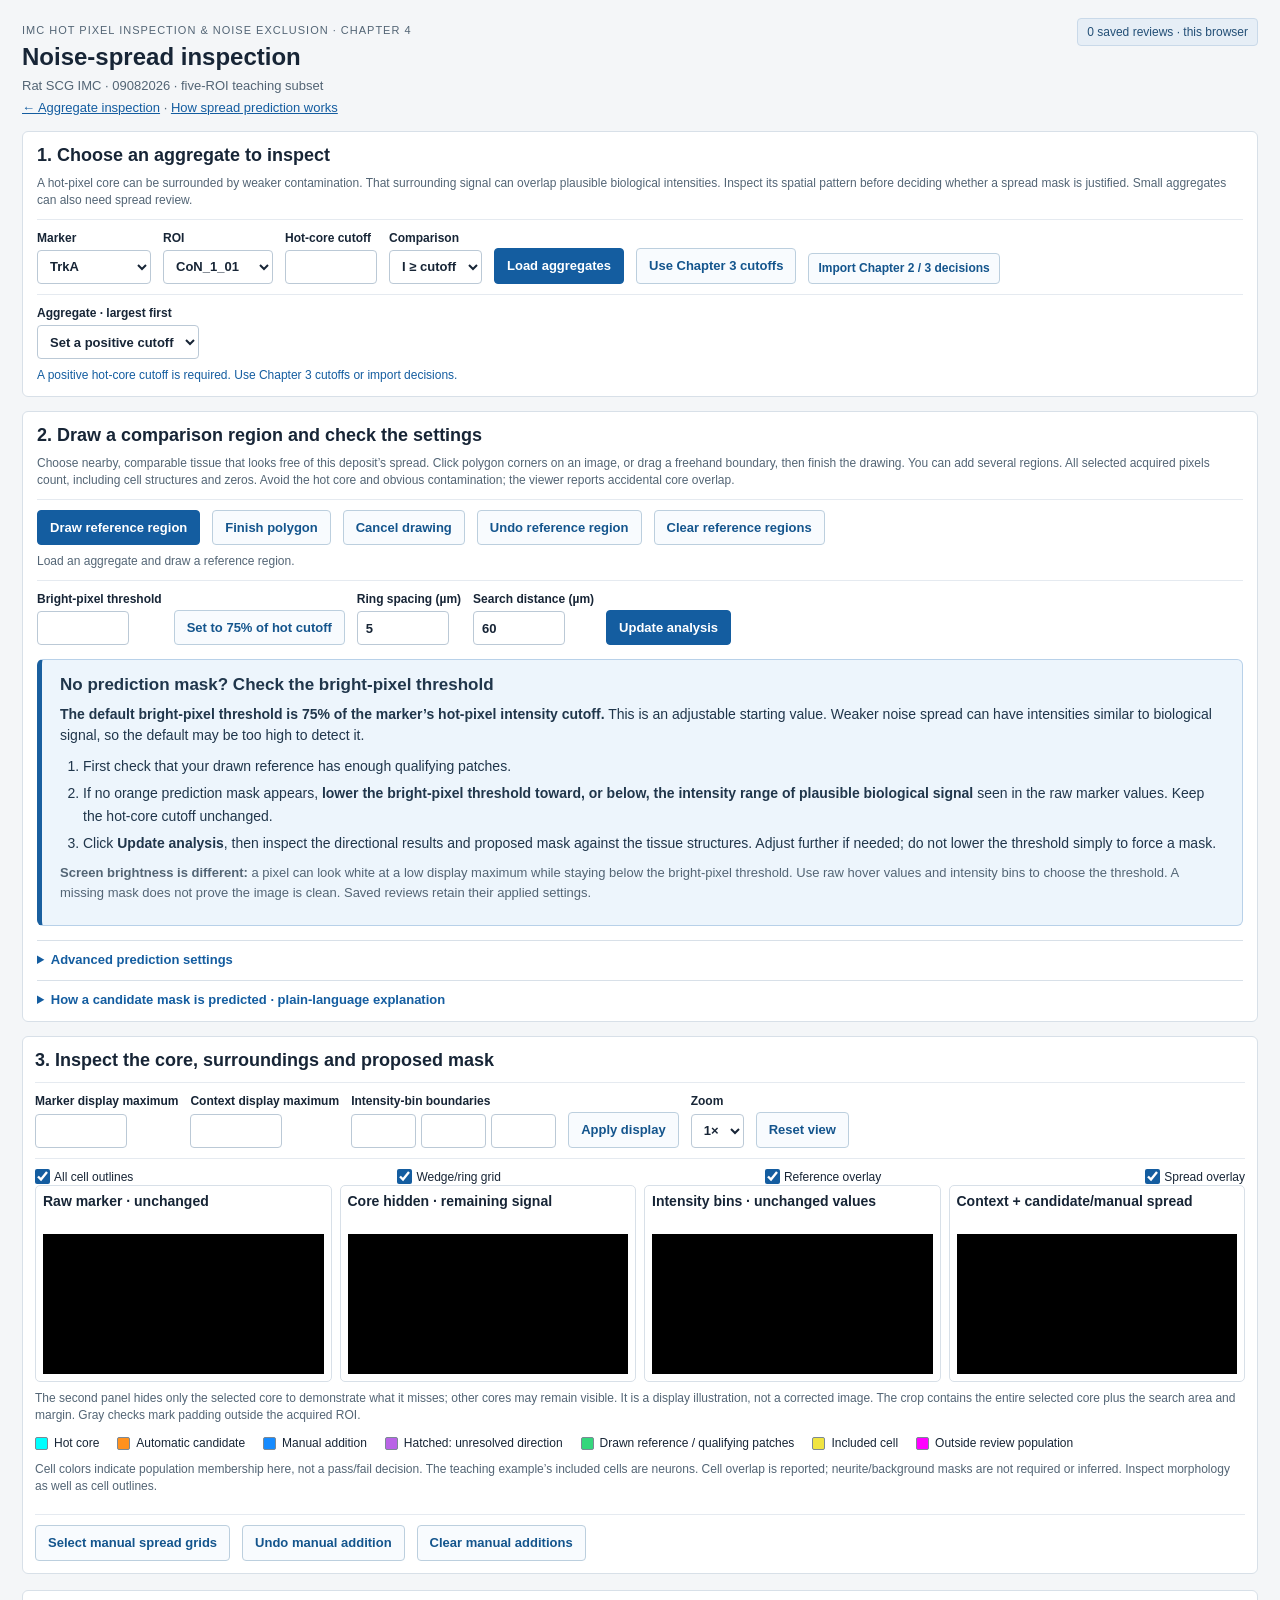
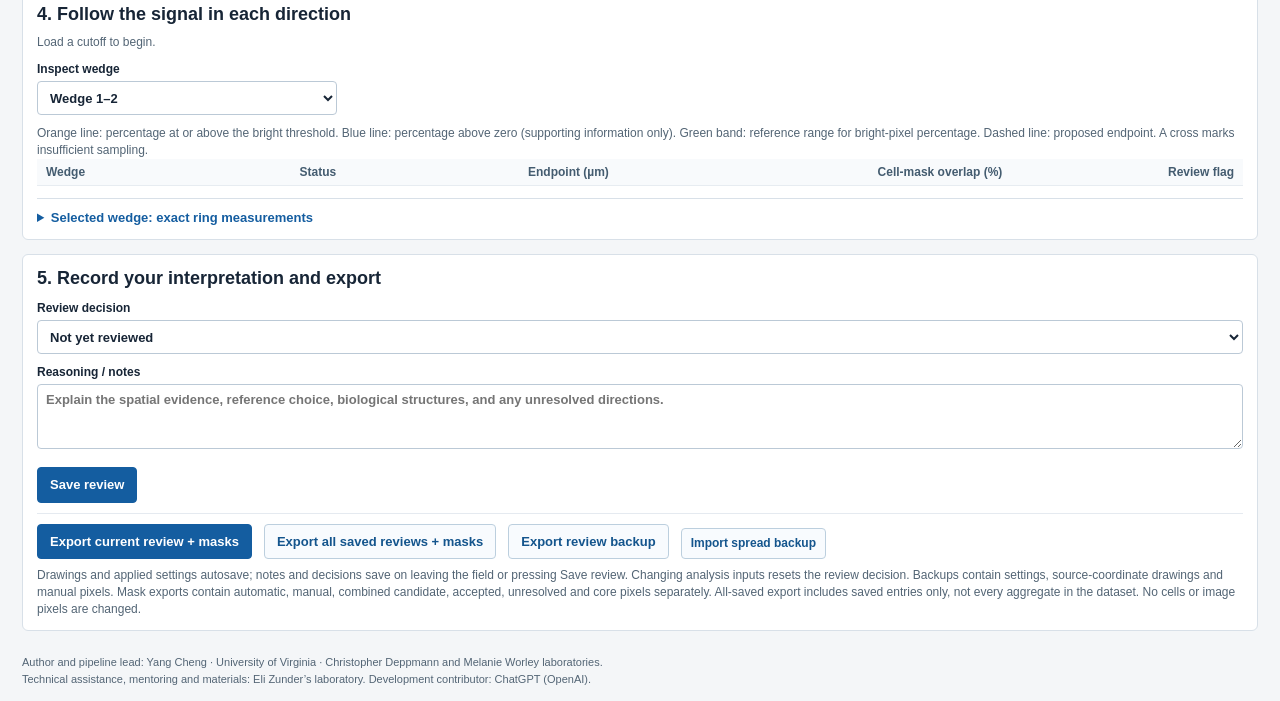
<file: example/review/spread.html>
<!doctype html><html lang="en"><head><meta charset="utf-8"><meta name="viewport" content="width=device-width,initial-scale=1"><title>IMC hot pixel inspection &amp; noise exclusion · spread review</title><link rel="stylesheet" href="aggregates.css?v=33cf243ed370"><link rel="stylesheet" href="spread.css?v=a1d8768ee36a"><script src="spread_engine.js?v=1bb51b82103f" defer></script><script src="spread.js?v=b07ab2bdf724" defer></script></head><body><main>
<header class="page-header"><div><p class="eyebrow">IMC hot pixel inspection &amp; noise exclusion · Chapter 4</p><h1>Noise-spread inspection</h1><p id="dataset">Loading prepared data…</p><p><a href="aggregates.html">← Aggregate inspection</a> · <a href="../../index.html#spread">How spread prediction works</a></p></div><span id="saved" class="status-pill">No review loaded</span></header>
<article class="controls"><h2>1. Choose an aggregate to inspect</h2><p class="help">A hot-pixel core can be surrounded by weaker contamination. That surrounding signal can overlap plausible biological intensities. Inspect its spatial pattern before deciding whether a spread mask is justified. Small aggregates can also need spread review.</p><div class="settings-row"><label>Marker<select id="marker"></select></label><label>ROI<select id="roi"></select></label><label>Hot-core cutoff<input id="cutoff" type="number" step="any" min="0"></label><label>Comparison<select id="operator"><option value=">=">I ≥ cutoff</option><option value=">">I &gt; cutoff</option></select></label><button id="load">Load aggregates</button><button id="use-aggregate" class="secondary">Use Chapter 3 cutoffs</button><label class="import-label">Import Chapter 2 / 3 decisions<input id="decisions-import" type="file" accept=".json"></label></div><div class="settings-row"><label>Aggregate · largest first<select id="aggregate"><option value="">Load a cutoff first</option></select></label></div><p id="source-note" class="help"></p><p id="status" role="status" class="help"></p><p id="error" role="alert" class="error"></p></article>
<article class="controls"><h2>2. Draw a comparison region and check the settings</h2><p class="help">Choose nearby, comparable tissue that looks free of this deposit’s spread. Click polygon corners on an image, or drag a freehand boundary, then finish the drawing. You can add several regions. All selected acquired pixels count, including cell structures and zeros. Avoid the hot core and obvious contamination; the viewer reports accidental core overlap.</p><div class="settings-row"><button id="draw">Draw reference region</button><button id="finish" class="secondary">Finish polygon</button><button id="cancel-drawing" class="secondary">Cancel drawing</button><button id="undo-reference" class="secondary">Undo reference region</button><button id="clear-reference" class="secondary">Clear reference regions</button></div><p id="reference-status" class="help">No reference region drawn. Automatic spread prediction requires an adequate reference.</p><div class="settings-row"><label>Bright-pixel threshold<input id="brightThreshold" aria-describedby="bright-threshold-help" type="number" step="any" min="0"></label><button id="reset-bright" class="secondary">Set to 75% of hot cutoff</button><label>Ring spacing (µm)<input id="width" type="number" value="5" step="any" min="0.25" max="20"></label><label>Search distance (µm)<input id="radius" type="number" value="60" min="10" max="100"></label><button id="apply">Update analysis</button></div><aside id="bright-threshold-help" class="threshold-guidance" aria-labelledby="threshold-help-title"><h3 id="threshold-help-title">No prediction mask? Check the bright-pixel threshold</h3><p><strong>The default bright-pixel threshold is 75% of the marker’s hot-pixel intensity cutoff.</strong> This is an adjustable starting value. Weaker noise spread can have intensities similar to biological signal, so the default may be too high to detect it.</p><ol><li>First check that your drawn reference has enough qualifying patches.</li><li>If no orange prediction mask appears, <strong>lower the bright-pixel threshold toward, or below, the intensity range of plausible biological signal</strong> seen in the raw marker values. Keep the hot-core cutoff unchanged.</li><li>Click <strong>Update analysis</strong>, then inspect the directional results and proposed mask against the tissue structures. Adjust further if needed; do not lower the threshold simply to force a mask.</li></ol><p class="help"><strong>Screen brightness is different:</strong> a pixel can look white at a low display maximum while staying below the bright-pixel threshold. Use raw hover values and intensity bins to choose the threshold. A missing mask does not prove the image is clean. Saved reviews retain their applied settings.</p></aside>
<details class="advanced"><summary>Advanced prediction settings</summary><div class="settings-row"><label>Reference patch side (µm)<input id="patchSize" type="number" value="10" step="any" min="0"></label><label>Min selected pixels per patch<input id="referenceMinPixels" type="number" value="10" min="1"></label><label>Min qualifying patches<input id="minimumPatches" type="number" value="8" min="1"></label><label>Reference range<select id="centralRange"><option value="90">Central 90%</option><option value="95">Central 95%</option><option value="100">Full observed range</option></select></label><label>Extra allowance (percentage points)<input id="tolerance" type="number" value="5" min="0" max="25" step="any"></label><label>Initial excess within (µm)<input id="seedDistance" type="number" value="10" step="any"></label><label>Compatible rings in a row<input id="consecutive" type="number" value="2" min="2" max="5"></label><label>Min acquired pixels per ring/wedge<input id="minPixels" type="number" value="15" min="1"></label><label>Min acquired coverage (%)<input id="minCoverage" type="number" value="50" min="1" max="100"></label></div><p class="help">There are 16 clockwise wedges, starting at the top. Distances run from a sampled pixel’s center to the nearest core-pixel edge, using the supplied X/Y calibration. Reference patch ranges describe local variation; they are not confidence intervals. Two later consecutive excess rings invalidate an earlier endpoint. Nonzero density is a supporting measurement, not a veto.</p></details>
<details class="advanced"><summary>How a candidate mask is predicted · plain-language explanation</summary><ol><li>Measure the percentage of bright pixels in small patches of your drawn reference.</li><li>Look near the core in each direction. If bright pixels are unusually common there, investigate that direction.</li><li>Follow the direction outward. Look for two adequately sampled rings in a row that fit the reference range and are less bright than the near-core region.</li><li>Propose an endpoint at the beginning of those rings, unless a later sustained excess contradicts it.</li><li>Shade all acquired pixels between the core and that endpoint. This includes weak pixels. Review the proposal against tissue structures and add missed areas manually if warranted.</li></ol><p class="help">No near-core excess means this rule did not detect spread; it does not prove absence. A missing reference or unresolved endpoint remains explicitly unfinished.</p></details>
</article>
<article class="neuron-row" id="inspection"><h2 id="heading">3. Inspect the core, surroundings and proposed mask</h2><p id="core-info" class="help"></p><div class="settings-row"><label>Marker display maximum<input id="display" type="number" step="any" min="0"></label><label>Context display maximum<input id="context-display" type="number" step="any" min="0"></label><fieldset class="bin-inputs"><legend>Intensity-bin boundaries</legend><input aria-label="First intensity boundary" id="bin1" type="number" step="any"><input aria-label="Second intensity boundary" id="bin2" type="number" step="any"><input aria-label="Third intensity boundary" id="bin3" type="number" step="any"></fieldset><button id="apply-display" class="secondary">Apply display</button><label>Zoom<select id="zoom"><option value="1">1×</option><option value="2">2×</option><option value="4">4×</option></select></label><button id="reset-view" class="secondary">Reset view</button></div><div class="gallery-settings"><label class="check-label"><input id="outlines" type="checkbox" checked>All cell outlines</label><label class="check-label"><input id="rings" type="checkbox" checked>Wedge/ring grid</label><label class="check-label"><input id="show-reference" type="checkbox" checked>Reference overlay</label><label class="check-label"><input id="show-spread" type="checkbox" checked>Spread overlay</label></div>
<div class="panels"><section class="image-panel"><h3>Raw marker · unchanged</h3><canvas id="raw" aria-label="Raw marker and reference drawing"></canvas></section><section class="image-panel"><h3>Core hidden · remaining signal</h3><canvas id="remaining" aria-label="Signal left when only the selected hot core is hidden"></canvas></section><section class="image-panel"><h3>Intensity bins · unchanged values</h3><canvas id="bins" aria-label="Raw pixel intensity bins"></canvas></section><section class="image-panel"><h3 id="context-title">Context + candidate/manual spread</h3><canvas id="context" aria-label="Context with spread review layers"></canvas></section></div>
<p class="help">The second panel hides only the selected core to demonstrate what it misses; other cores may remain visible. It is a display illustration, not a corrected image. The crop contains the entire selected core plus the search area and margin. Gray checks mark padding outside the acquired ROI.</p><div class="legend"><span><i style="background:cyan"></i>Hot core</span><span><i style="background:#ff911e"></i>Automatic candidate</span><span><i style="background:#168bff"></i>Manual addition</span><span><i style="background:#b964e6"></i>Hatched: unresolved direction</span><span><i style="background:#35d67c"></i>Drawn reference / qualifying patches</span><span><i style="background:#f0e442"></i>Included cell</span><span><i style="background:#ff00ff"></i>Outside review population</span></div><p class="help">Cell colors indicate population membership here, not a pass/fail decision. The teaching example’s included cells are neurons. Cell overlap is reported; neurite/background masks are not required or inferred. Inspect morphology as well as cell outlines.</p><div id="bin-legend" class="legend"></div><p id="hover" class="pixel-readout"></p><p id="mode" class="help"></p><div class="settings-row"><button id="manual" class="secondary">Select manual spread grids</button><button id="undo-manual" class="secondary">Undo manual addition</button><button id="clear-manual" class="secondary">Clear manual additions</button></div><p id="manual-status" class="help"></p></article>
<article class="controls"><h2>4. Follow the signal in each direction</h2><p id="summary" class="help"></p><label>Inspect wedge<select id="sector"></select></label><div id="profile"></div><p class="help">Orange line: percentage at or above the bright threshold. Blue line: percentage above zero (supporting information only). Green band: reference range for bright-pixel percentage. Dashed line: proposed endpoint. A cross marks insufficient sampling.</p><div class="table-scroll"><table><thead><tr><th>Wedge</th><th>Status</th><th>Endpoint (µm)</th><th>Cell-mask overlap (%)</th><th>Review flag</th></tr></thead><tbody id="directions"></tbody></table></div><details class="advanced"><summary>Selected wedge: exact ring measurements</summary><div class="table-scroll"><table><thead><tr><th>Distance (µm)</th><th>Acquired / expected pixels</th><th>Bright pixels (%)</th><th>Nonzero pixels (%)</th><th>State</th></tr></thead><tbody id="ring-table"></tbody></table></div></details></article>
<article class="controls"><h2>5. Record your interpretation and export</h2><label>Review decision<select id="decision"><option value="unreviewed">Not yet reviewed</option><option value="accepted">Accept proposed/manual areas; unresolved directions remain open</option><option value="needs_revision">Needs revision</option><option value="no_spread">No additional spread mask needed — human judgment</option></select></label><label>Reasoning / notes<textarea id="notes" rows="3" placeholder="Explain the spatial evidence, reference choice, biological structures, and any unresolved directions."></textarea></label><button id="save">Save review</button><div class="settings-row"><button id="export-mask">Export current review + masks</button><button id="export-all" class="secondary">Export all saved reviews + masks</button><button id="backup" class="secondary">Export review backup</button><label class="import-label">Import spread backup<input id="import" type="file" accept=".json"></label></div><p class="help">Drawings and applied settings autosave; notes and decisions save on leaving the field or pressing Save review. Changing analysis inputs resets the review decision. Backups contain settings, source-coordinate drawings and manual pixels. Mask exports contain automatic, manual, combined candidate, accepted, unresolved and core pixels separately. All-saved export includes saved entries only, not every aggregate in the dataset. No cells or image pixels are changed.</p><p id="export-status" class="help"></p></article>
<footer class="page-footer">Author and pipeline lead: Yang Cheng · University of Virginia · Christopher Deppmann and Melanie Worley laboratories.<br>Technical assistance, mentoring and materials: Eli Zunder’s laboratory. Development contributor: ChatGPT (OpenAI).</footer></main></body></html>
</file>
<file: guide.css>
:root{--ink:#14323d;--muted:#506974;--accent:#087f83;--bg:#f2f5f4;--line:#d9e4e5}*{box-sizing:border-box}html{scroll-behavior:smooth}body{margin:0;color:var(--ink);background:var(--bg);font:17px/1.65 system-ui,-apple-system,BlinkMacSystemFont,"Segoe UI",sans-serif}a{color:#076c74;text-underline-offset:3px}nav{position:fixed;width:245px;height:100vh;overflow:auto;padding:36px 22px;background:#153a43;color:#e3eeee}nav a{display:block;color:#cfe3e5;text-decoration:none;font-size:14px;padding:8px 0}nav b{display:block;font-size:20px;margin-bottom:25px}nav .small{font-size:12px;color:#a6c6ca;margin-top:22px}main{margin-left:245px;max-width:1250px;padding:55px 60px}h1{font-size:clamp(35px,4.3vw,61px);line-height:1.08;letter-spacing:-2px;margin:12px 0 24px}h2{font-size:30px;line-height:1.25;margin:0 0 22px;letter-spacing:-.5px}h3{font-size:21px;line-height:1.4;margin:27px 0 12px}.eyebrow{text-transform:uppercase;letter-spacing:2px;font-size:12px;color:var(--accent);font-weight:750}.lead{font-size:21px;color:#3e616c;max-width:800px}.hero{padding-bottom:35px}.badge{display:inline-block;padding:5px 12px;border:1px solid #bad3d6;border-radius:30px;font-size:12px;color:#42707b;margin-right:7px}.button{display:inline-block;background:var(--accent);color:white;text-decoration:none;border-radius:7px;padding:12px 19px;font-weight:650;font-size:15px;margin:10px 12px 8px 0}.button.secondary{background:white;color:var(--accent);border:1px solid #a7c6cb}.chapter{background:white;border:1px solid var(--line);border-radius:14px;margin:26px 0;padding:34px;scroll-margin-top:20px}.callout{padding:17px 20px;background:#ecf5f4;border-left:4px solid var(--accent);margin:24px 0}.callout.soft{background:#f4f1e9;border-color:#b79852}.cards{display:grid;grid-template-columns:1fr 1fr;gap:18px;margin:24px 0}.card{border:1px solid var(--line);border-radius:9px;padding:23px}.card h3{margin-top:0}.step{display:flex;gap:17px;padding:20px 0;border-bottom:1px solid var(--line)}.number{flex-shrink:0;width:33px;height:33px;border-radius:50%;text-align:center;line-height:33px;color:white;background:var(--accent);font-weight:750}.step h3{margin:0 0 8px}.scroll{overflow:auto}table{width:100%;border-collapse:collapse;font-size:14px;line-height:1.6;margin:18px 0}th,td{text-align:left;vertical-align:top;padding:12px;border-bottom:1px solid var(--line)}th{background:#edf4f4}code{background:#edf2f3;font-size:.86em;padding:3px 5px;border-radius:4px;overflow-wrap:anywhere}pre{background:#15333e;color:#eef8f8;padding:20px;overflow:auto;border-radius:7px;font-size:14px;line-height:1.65}pre code{background:none;padding:0;color:inherit}.figure{margin:25px 0}.figure img{width:100%;border:1px solid var(--line);border-radius:7px}.caption,.small{font-size:13px;color:var(--muted)}.formula{font:17px/1.8 ui-monospace,monospace;background:#f1f5f5;padding:18px;overflow:auto}li{margin:9px 0}details{border-top:1px solid var(--line);padding:15px 0}summary{cursor:pointer;font-weight:650}footer{font-size:13px;color:var(--muted);padding:25px 0 40px}.sequence{display:grid;grid-template-columns:repeat(4,1fr);gap:8px;margin:25px 0}.sequence div{padding:16px 12px;background:#e8f3f2;border-radius:6px;font-size:14px}.sequence b{display:block;font-size:12px;color:var(--accent);margin-bottom:7px}.toc-anchor{font-weight:750;margin-top:10px}@media(max-width:1100px){main{padding:35px 28px}.sequence{grid-template-columns:repeat(2,1fr)}}@media(max-width:760px){nav{position:static;width:100%;height:auto;padding:22px}nav a{display:inline-block;margin-right:16px}nav b{margin-bottom:10px}nav .small{display:none}main{margin-left:0;padding:25px 16px}.chapter{padding:23px}.cards{grid-template-columns:1fr}h1{font-size:39px}.sequence{grid-template-columns:1fr 1fr}}
/* Parallel workflow: preserve dependency lanes at readable scale. */
.workflow-figure{margin:28px 0}.workflow-scroll{overflow-x:auto;border:1px solid var(--line);border-radius:12px;background:white}.workflow-scroll:focus-visible{outline:3px solid var(--accent);outline-offset:3px}.workflow-diagram{display:block;width:100%;min-width:820px;height:auto}.workflow-figure figcaption{margin-top:18px}
.workflow-steps{list-style:none;margin:0;padding:0}.workflow-node{padding:22px 0;border-bottom:1px solid var(--line);margin:0}.workflow-heading{display:flex;gap:13px;align-items:flex-start}.workflow-heading h3{margin:0;flex:1;font-size:19px}.workflow-node p{font-size:15px;margin:12px 0}.workflow-node .small{font-size:13px}.workflow-inputs{display:flex;flex-wrap:wrap;gap:6px;margin:15px 0}.workflow-inputs span{font-size:12px;padding:5px 8px;background:#e3efed;border-radius:4px}.workflow-equation{font-weight:650;color:var(--accent)}
</file>
<file: example/review/review.css>
:root{font-family:Arial,sans-serif;color:#172536;background:#f4f6f8;font-size:16px;line-height:1.35;color-scheme:light;--blue:#145da0;--border:#d8e0e8;--muted:#536575}
*{box-sizing:border-box}
body{margin:0}
main{max-width:1540px;margin:0 auto;padding:18px 22px 12px}
h1,h2,h3,p{margin:0}
h1{font-size:24px;line-height:1.2;font-weight:700}
h2{font-size:18px;line-height:1.3}
h3{font-size:14px;line-height:1.25;font-weight:600}
.page-header{display:flex;align-items:center;justify-content:space-between;gap:16px;margin-bottom:14px}
.page-header p{font-size:13px;color:var(--muted);margin-top:5px}
.status-pill{font-size:12px;background:#e6eef6;border:1px solid #c9d9e9;border-radius:4px;color:#234f76;padding:5px 9px;white-space:nowrap}
article{background:#fff;border:1px solid var(--border);border-radius:6px}
button,input,select,textarea{font:inherit;color:inherit}
button,select,input[type=number],textarea{border:1px solid #bbc9d6;border-radius:4px}
button{background:var(--blue);border-color:var(--blue);color:white;font-size:13px;font-weight:600;padding:8px 12px;white-space:nowrap;cursor:pointer;min-height:34px}
button:hover{background:#104c82;border-color:#104c82}
button:disabled{opacity:.45;cursor:not-allowed}
button.secondary{color:#14558d;background:#f8fbfe;border-color:#bccfde}
button.secondary:hover{background:#eaf2fa}
button.small{font-size:12px;padding:6px 9px;min-height:31px}
button:focus-visible,input:focus-visible,select:focus-visible,textarea:focus-visible{outline:3px solid #8bbfe8;outline-offset:2px}
label{display:flex;flex-direction:column;gap:4px;font-size:12px;font-weight:600}
select,input[type=number],textarea{background:white;font-size:13px;padding:7px 8px;min-height:34px}
select{cursor:pointer}
input[type=number]{width:92px;font-variant-numeric:tabular-nums}
textarea{resize:vertical;width:100%;min-height:56px;line-height:1.25}
.controls{padding:12px 14px;margin-bottom:14px}
.selection-row{display:grid;grid-template-columns:minmax(140px,.75fr) minmax(190px,1fr) auto;gap:12px;align-items:end}
.selection-row .backup-controls{justify-self:end}
.help{font-size:12px;color:var(--muted);line-height:1.4}
.controls>.help{margin-top:6px}
.help:empty,.error:empty{display:none}
.settings-row{border-top:1px solid #e5eaf0;margin-top:10px;padding-top:10px;display:flex;align-items:end;gap:20px;flex-wrap:wrap}
.setting-group{display:flex;align-items:end;gap:6px}
.bin-inputs{display:flex;gap:5px;min-width:0;border:0;margin:0;padding:0}
.bin-inputs legend{font-size:12px;font-weight:600;margin-bottom:4px;padding:0}
.bin-inputs input{width:65px}
.error{font-size:13px;color:#a52424;background:#fff2f2;border:1px solid #e7b6b6;border-radius:4px;padding:7px 9px;margin-top:8px}
.gallery-settings{border-top:1px solid #e5eaf0;margin-top:10px;padding-top:10px;display:flex;align-items:center;justify-content:space-between;gap:12px;flex-wrap:wrap}
.gallery-settings>.help{max-width:480px;text-align:right}
.neuron-list{display:grid;gap:16px}
.neuron-row{padding:12px;min-width:0;scroll-margin-top:12px}
.image-toolbar{display:flex;align-items:center;justify-content:space-between;gap:12px;margin-bottom:8px}
.image-toolbar h2{font-size:17px;font-variant-numeric:tabular-nums}
.image-tools{display:flex;align-items:center;gap:9px;flex-wrap:wrap}
.inline-label{flex-direction:row;align-items:center;gap:6px}
.inline-label select{min-height:31px;padding:5px 7px}
.check-label{flex-direction:row;align-items:center;gap:4px;font-weight:400;white-space:nowrap}
input[type=checkbox]{accent-color:var(--blue);width:15px;height:15px;margin:0}
.panels{display:grid;grid-template-columns:repeat(4,minmax(0,1fr));gap:8px}
.image-panel{padding:7px;overflow:hidden;min-width:0;background:#fff;border:1px solid var(--border);border-radius:5px}
.image-panel h3{margin-bottom:7px}
canvas{display:block;width:100%;max-width:100%;height:auto;aspect-ratio:1 / 1;image-rendering:pixelated;touch-action:none;background:#000;cursor:crosshair}
.image-notes{display:flex;align-items:start;justify-content:space-between;gap:12px;margin:5px 0 8px;min-height:19px}
.pixel-readout{font-size:12px;color:#30495f;font-variant-numeric:tabular-nums;text-align:right}
.legend{display:flex;align-items:center;justify-content:flex-start;flex-wrap:wrap;gap:8px 18px;margin:10px 0 7px;font-size:12px}
.legend>span,.legend>div,.legend-item{display:inline-flex;align-items:center;gap:6px}
.legend i,.legend .swatch,.legend-swatch{display:inline-block;width:13px;height:13px;border:1px solid #7c8995;border-radius:2px;flex-shrink:0}
.metrics{display:grid;grid-template-columns:repeat(6,minmax(0,1fr));gap:8px;margin-bottom:9px}
.metrics>div,.metrics>article,.metric{background:#f9fbfd;border:1px solid var(--border);border-radius:5px;padding:8px 10px;min-width:0}
.metrics .label,.metric-label,.metrics small{display:block;color:var(--muted);font-size:12px;font-weight:400;line-height:1.3}
.metrics .value,.metric-value,.metrics strong{display:block;font-size:19px;font-weight:700;line-height:1.2;margin:4px 0 2px;font-variant-numeric:tabular-nums}
.metrics .detail,.metric-detail,.metric-note{font-size:11px;color:var(--muted);line-height:1.3}
.quantitative-panel{padding:6px 10px;margin-bottom:9px;background:#fff;border:1px solid var(--border);border-radius:4px}
.quantitative-panel summary{font-size:12px;font-weight:600;color:#14558d;cursor:pointer;padding:2px 0}
.quantitative-panel[open] summary{margin-bottom:7px}
.quantitative-panel summary:focus-visible{outline:3px solid #8bbfe8;outline-offset:2px}
.table-scroll{overflow-x:auto}
table{border-collapse:collapse;width:100%;font-size:12px;font-variant-numeric:tabular-nums}
th,td{text-align:right;padding:5px 9px;border-bottom:1px solid #e7ecf1;white-space:nowrap}
th{font-weight:600;color:#445c70;background:#f8fafc}
th:first-child,td:first-child{text-align:left}
tbody tr:last-child td{border-bottom:0}
td .swatch{display:inline-block;width:10px;height:10px;margin-right:6px;border:1px solid #7c8995;vertical-align:middle}
.quantitative-panel>.help{margin-top:5px}
.review-panel{padding:9px 0 0;border-top:1px solid #e5eaf0}
.review-fields{display:grid;grid-template-columns:minmax(150px,.85fr) minmax(160px,.9fr) minmax(260px,2fr) auto;gap:12px;align-items:end}
.review-fields select{width:100%}
.review-fields .notes-label{min-width:0}
.review-fields textarea{min-height:34px;height:34px}
.review-footer{display:flex;align-items:center;justify-content:space-between;gap:14px;margin-top:6px}
.review-footer [data-role=saved-settings-note]{text-align:right}
.backup-controls{display:flex;align-items:center;gap:7px;flex-shrink:0}
.import-label{position:relative;display:block;border:1px solid #bccfde;border-radius:4px;background:#f8fbfe;color:#14558d;padding:6px 9px;min-height:31px;font-size:12px;cursor:pointer;overflow:hidden}
.import-label:hover{background:#eaf2fa}
.import-label:focus-within{outline:3px solid #8bbfe8;outline-offset:2px}
.import-label input{position:absolute;inset:0;width:100%;height:100%;opacity:0;cursor:pointer;font-size:0}
.page-footer{text-align:center;font-size:11px;color:var(--muted);padding:9px 0 0}
.sr-only{position:absolute;width:1px;height:1px;padding:0;margin:-1px;overflow:hidden;clip:rect(0,0,0,0);white-space:nowrap;border:0}
@media(min-width:1600px){main{max-width:1500px}}
@media(max-width:1100px){.panels{grid-template-columns:repeat(2,minmax(0,1fr))}.image-toolbar{align-items:start;flex-direction:column}.metrics{grid-template-columns:repeat(3,minmax(0,1fr))}.settings-row{gap:12px}.selection-row{grid-template-columns:1fr 1.3fr auto}.review-fields{grid-template-columns:1fr 1fr}.notes-label{grid-column:1/2}.review-fields>button{justify-self:start}.gallery-settings>.help{text-align:left}.review-footer{align-items:start;flex-direction:column;gap:3px}.review-footer [data-role=saved-settings-note]{text-align:left}}
@media(max-width:760px){main{padding:12px}.page-header{align-items:start;flex-direction:column;gap:8px}h1{font-size:22px}.selection-row{grid-template-columns:1fr 1fr;gap:9px}.selection-row .backup-controls{grid-column:1/-1;justify-self:start}.settings-row{gap:12px}.display-controls{flex-wrap:wrap}.panels{grid-template-columns:1fr}.image-panel h3{font-size:15px}.image-tools{gap:8px}.image-notes{flex-direction:column;gap:4px}.pixel-readout{text-align:left}.legend{justify-content:flex-start}.metrics{grid-template-columns:repeat(2,minmax(0,1fr))}.review-fields{grid-template-columns:1fr 1fr;gap:10px}.notes-label{grid-column:1/-1}.review-fields>button{grid-column:1/-1;width:100%}.backup-controls{flex-wrap:wrap}.controls,.neuron-row{padding:10px}.status-pill{white-space:normal}}
@media(prefers-reduced-motion:reduce){*{scroll-behavior:auto!important}}

.selection-row>label,.review-fields>label{min-width:0}.selection-row select{width:100%;min-width:0}.image-panel h3{min-height:18px}
@media(max-width:390px){.selection-row,.review-fields{grid-template-columns:1fr}.selection-row>*,.review-fields>*{grid-column:1/-1}.setting-group{flex-wrap:wrap}.metric-value{font-size:18px}.metric-note{overflow-wrap:anywhere}}

/* Range comparison: whole-cell descriptors, then two explicitly labeled ranges. */
.metrics{grid-template-columns:repeat(3,minmax(0,1fr))}
.range-comparison{display:grid;grid-template-columns:repeat(2,minmax(0,1fr));gap:10px;margin-bottom:10px}
.range-group{background:#f9fbfd;border:1px solid var(--border);border-radius:5px;padding:9px 11px;min-width:0}
.range-group h3{font-size:14px;color:#172536;margin:0 0 8px}
.range-values{display:grid;grid-template-columns:repeat(3,minmax(0,1fr));gap:10px}
.range-values>div{min-width:0}
.metric-explanation{border-top:1px solid #e5eaf0;margin:8px 0;padding-top:8px;font-size:12px;color:#40576a;line-height:1.5}
.metric-explanation p+p{margin-top:4px}
.metric-explanation details{margin-top:4px}
.metric-explanation summary{cursor:pointer;font-weight:600}
.metric-explanation details p{margin-top:4px}
@media(max-width:900px){.range-comparison{grid-template-columns:1fr}}
@media(max-width:500px){.range-values{grid-template-columns:1fr}.metrics{grid-template-columns:1fr}.range-values>div{display:grid;grid-template-columns:1fr auto;gap:3px 10px}.range-values .metric-note{grid-column:1/-1}.range-values .metric-value{margin:0}}

/* Tutorial-specific additions; the original reviewer supplies the gallery layout. */
a{color:var(--blue)}.eyebrow{font-size:11px!important;letter-spacing:1px;text-transform:uppercase;margin-bottom:5px!important}
.page-header{align-items:start}.page-header>div{min-width:0}.status-pill{white-space:normal;max-width:45%}
.selection-row{grid-template-columns:minmax(140px,.8fr) minmax(180px,1fr) minmax(160px,.5fr)}
.selection-row .backup-controls{grid-column:1/-1;justify-self:start}
#outline-legend{max-width:580px;text-align:left}.tutorial-notes{margin-top:10px;border-top:1px solid var(--border);padding-top:10px}
summary{cursor:pointer;color:#14558d;font-size:13px;font-weight:600}summary:focus-visible{outline:3px solid #8bbfe8;outline-offset:2px}
.tutorial-notes[open]>p{margin-top:8px}.cutoff-panel{margin-top:16px}.cutoff-panel>.help{margin-top:8px}
.rationale-label{margin:10px 0}.empty-gallery{padding:20px}#distribution{aspect-ratio:auto;background:white;image-rendering:auto;margin-top:10px}
.page-footer{text-align:left;line-height:1.6}.saved-settings-note{overflow-wrap:anywhere}
#message:empty{display:none}#message{color:#14558d}.neuron-row{scroll-margin-top:16px}
@media(max-width:760px){.status-pill{max-width:100%}.selection-row{grid-template-columns:1fr}.selection-row .backup-controls{grid-column:1}.settings-row{gap:12px}#outline-legend{max-width:100%}.page-header{flex-direction:column}}

.mask-key{font-size:16px;text-shadow:0 0 1px #111;vertical-align:middle}.mask-key.selected{color:#ffeb00}.mask-key.included{color:#00c8ff}.mask-key.excluded{color:#ff5ad2}
</file>
<file: example/review/aggregates.css>
:root{font-family:Arial,sans-serif;color:#172536;background:#f4f6f8;font-size:16px;line-height:1.35;color-scheme:light;--blue:#145da0;--border:#d8e0e8;--muted:#536575}
*{box-sizing:border-box}
body{margin:0}
main{max-width:1540px;margin:0 auto;padding:18px 22px 12px}
h1,h2,h3,p{margin:0}
h1{font-size:24px;line-height:1.2;font-weight:700}
h2{font-size:18px;line-height:1.3}
h3{font-size:14px;line-height:1.25;font-weight:600}
.page-header{display:flex;align-items:center;justify-content:space-between;gap:16px;margin-bottom:14px}
.page-header p{font-size:13px;color:var(--muted);margin-top:5px}
.status-pill{font-size:12px;background:#e6eef6;border:1px solid #c9d9e9;border-radius:4px;color:#234f76;padding:5px 9px;white-space:nowrap}
article{background:#fff;border:1px solid var(--border);border-radius:6px}
button,input,select,textarea{font:inherit;color:inherit}
button,select,input[type=number],textarea{border:1px solid #bbc9d6;border-radius:4px}
button{background:var(--blue);border-color:var(--blue);color:white;font-size:13px;font-weight:600;padding:8px 12px;white-space:nowrap;cursor:pointer;min-height:34px}
button:hover{background:#104c82;border-color:#104c82}
button:disabled{opacity:.45;cursor:not-allowed}
button.secondary{color:#14558d;background:#f8fbfe;border-color:#bccfde}
button.secondary:hover{background:#eaf2fa}
button.small{font-size:12px;padding:6px 9px;min-height:31px}
button:focus-visible,input:focus-visible,select:focus-visible,textarea:focus-visible{outline:3px solid #8bbfe8;outline-offset:2px}
label{display:flex;flex-direction:column;gap:4px;font-size:12px;font-weight:600}
select,input[type=number],textarea{background:white;font-size:13px;padding:7px 8px;min-height:34px}
select{cursor:pointer}
input[type=number]{width:92px;font-variant-numeric:tabular-nums}
textarea{resize:vertical;width:100%;min-height:56px;line-height:1.25}
.controls{padding:12px 14px;margin-bottom:14px}
.selection-row{display:grid;grid-template-columns:minmax(140px,.75fr) minmax(190px,1fr) auto;gap:12px;align-items:end}
.selection-row .backup-controls{justify-self:end}
.help{font-size:12px;color:var(--muted);line-height:1.4}
.controls>.help{margin-top:6px}
.help:empty,.error:empty{display:none}
.settings-row{border-top:1px solid #e5eaf0;margin-top:10px;padding-top:10px;display:flex;align-items:end;gap:20px;flex-wrap:wrap}
.setting-group{display:flex;align-items:end;gap:6px}
.bin-inputs{display:flex;gap:5px;min-width:0;border:0;margin:0;padding:0}
.bin-inputs legend{font-size:12px;font-weight:600;margin-bottom:4px;padding:0}
.bin-inputs input{width:65px}
.error{font-size:13px;color:#a52424;background:#fff2f2;border:1px solid #e7b6b6;border-radius:4px;padding:7px 9px;margin-top:8px}
.gallery-settings{border-top:1px solid #e5eaf0;margin-top:10px;padding-top:10px;display:flex;align-items:center;justify-content:space-between;gap:12px;flex-wrap:wrap}
.gallery-settings>.help{max-width:480px;text-align:right}
.neuron-list{display:grid;gap:16px}
.neuron-row{padding:12px;min-width:0;scroll-margin-top:12px}
.image-toolbar{display:flex;align-items:center;justify-content:space-between;gap:12px;margin-bottom:8px}
.image-toolbar h2{font-size:17px;font-variant-numeric:tabular-nums}
.image-tools{display:flex;align-items:center;gap:9px;flex-wrap:wrap}
.inline-label{flex-direction:row;align-items:center;gap:6px}
.inline-label select{min-height:31px;padding:5px 7px}
.check-label{flex-direction:row;align-items:center;gap:4px;font-weight:400;white-space:nowrap}
input[type=checkbox]{accent-color:var(--blue);width:15px;height:15px;margin:0}
.panels{display:grid;grid-template-columns:repeat(4,minmax(0,1fr));gap:8px}
.image-panel{padding:7px;overflow:hidden;min-width:0;background:#fff;border:1px solid var(--border);border-radius:5px}
.image-panel h3{margin-bottom:7px}
canvas{display:block;width:100%;max-width:100%;height:auto;aspect-ratio:1 / 1;image-rendering:pixelated;touch-action:none;background:#000;cursor:crosshair}
.image-notes{display:flex;align-items:start;justify-content:space-between;gap:12px;margin:5px 0 8px;min-height:19px}
.pixel-readout{font-size:12px;color:#30495f;font-variant-numeric:tabular-nums;text-align:right}
.legend{display:flex;align-items:center;justify-content:flex-start;flex-wrap:wrap;gap:8px 18px;margin:10px 0 7px;font-size:12px}
.legend>span,.legend>div,.legend-item{display:inline-flex;align-items:center;gap:6px}
.legend i,.legend .swatch,.legend-swatch{display:inline-block;width:13px;height:13px;border:1px solid #7c8995;border-radius:2px;flex-shrink:0}
.metrics{display:grid;grid-template-columns:repeat(6,minmax(0,1fr));gap:8px;margin-bottom:9px}
.metrics>div,.metrics>article,.metric{background:#f9fbfd;border:1px solid var(--border);border-radius:5px;padding:8px 10px;min-width:0}
.metrics .label,.metric-label,.metrics small{display:block;color:var(--muted);font-size:12px;font-weight:400;line-height:1.3}
.metrics .value,.metric-value,.metrics strong{display:block;font-size:19px;font-weight:700;line-height:1.2;margin:4px 0 2px;font-variant-numeric:tabular-nums}
.metrics .detail,.metric-detail,.metric-note{font-size:11px;color:var(--muted);line-height:1.3}
.quantitative-panel{padding:6px 10px;margin-bottom:9px;background:#fff;border:1px solid var(--border);border-radius:4px}
.quantitative-panel summary{font-size:12px;font-weight:600;color:#14558d;cursor:pointer;padding:2px 0}
.quantitative-panel[open] summary{margin-bottom:7px}
.quantitative-panel summary:focus-visible{outline:3px solid #8bbfe8;outline-offset:2px}
.table-scroll{overflow-x:auto}
table{border-collapse:collapse;width:100%;font-size:12px;font-variant-numeric:tabular-nums}
th,td{text-align:right;padding:5px 9px;border-bottom:1px solid #e7ecf1;white-space:nowrap}
th{font-weight:600;color:#445c70;background:#f8fafc}
th:first-child,td:first-child{text-align:left}
tbody tr:last-child td{border-bottom:0}
td .swatch{display:inline-block;width:10px;height:10px;margin-right:6px;border:1px solid #7c8995;vertical-align:middle}
.quantitative-panel>.help{margin-top:5px}
.review-panel{padding:9px 0 0;border-top:1px solid #e5eaf0}
.review-fields{display:grid;grid-template-columns:minmax(150px,.85fr) minmax(160px,.9fr) minmax(260px,2fr) auto;gap:12px;align-items:end}
.review-fields select{width:100%}
.review-fields .notes-label{min-width:0}
.review-fields textarea{min-height:34px;height:34px}
.review-footer{display:flex;align-items:center;justify-content:space-between;gap:14px;margin-top:6px}
.review-footer [data-role=saved-settings-note]{text-align:right}
.backup-controls{display:flex;align-items:center;gap:7px;flex-shrink:0}
.import-label{position:relative;display:block;border:1px solid #bccfde;border-radius:4px;background:#f8fbfe;color:#14558d;padding:6px 9px;min-height:31px;font-size:12px;cursor:pointer;overflow:hidden}
.import-label:hover{background:#eaf2fa}
.import-label:focus-within{outline:3px solid #8bbfe8;outline-offset:2px}
.import-label input{position:absolute;inset:0;width:100%;height:100%;opacity:0;cursor:pointer;font-size:0}
.page-footer{text-align:center;font-size:11px;color:var(--muted);padding:9px 0 0}
.sr-only{position:absolute;width:1px;height:1px;padding:0;margin:-1px;overflow:hidden;clip:rect(0,0,0,0);white-space:nowrap;border:0}
@media(min-width:1600px){main{max-width:1500px}}
@media(max-width:1100px){.panels{grid-template-columns:repeat(2,minmax(0,1fr))}.image-toolbar{align-items:start;flex-direction:column}.metrics{grid-template-columns:repeat(3,minmax(0,1fr))}.settings-row{gap:12px}.selection-row{grid-template-columns:1fr 1.3fr auto}.review-fields{grid-template-columns:1fr 1fr}.notes-label{grid-column:1/2}.review-fields>button{justify-self:start}.gallery-settings>.help{text-align:left}.review-footer{align-items:start;flex-direction:column;gap:3px}.review-footer [data-role=saved-settings-note]{text-align:left}}
@media(max-width:760px){main{padding:12px}.page-header{align-items:start;flex-direction:column;gap:8px}h1{font-size:22px}.selection-row{grid-template-columns:1fr 1fr;gap:9px}.selection-row .backup-controls{grid-column:1/-1;justify-self:start}.settings-row{gap:12px}.display-controls{flex-wrap:wrap}.panels{grid-template-columns:1fr}.image-panel h3{font-size:15px}.image-tools{gap:8px}.image-notes{flex-direction:column;gap:4px}.pixel-readout{text-align:left}.legend{justify-content:flex-start}.metrics{grid-template-columns:repeat(2,minmax(0,1fr))}.review-fields{grid-template-columns:1fr 1fr;gap:10px}.notes-label{grid-column:1/-1}.review-fields>button{grid-column:1/-1;width:100%}.backup-controls{flex-wrap:wrap}.controls,.neuron-row{padding:10px}.status-pill{white-space:normal}}
@media(prefers-reduced-motion:reduce){*{scroll-behavior:auto!important}}

.selection-row>label,.review-fields>label{min-width:0}.selection-row select{width:100%;min-width:0}.image-panel h3{min-height:18px}
@media(max-width:390px){.selection-row,.review-fields{grid-template-columns:1fr}.selection-row>*,.review-fields>*{grid-column:1/-1}.setting-group{flex-wrap:wrap}.metric-value{font-size:18px}.metric-note{overflow-wrap:anywhere}}

/* Range comparison: whole-cell descriptors, then two explicitly labeled ranges. */
.metrics{grid-template-columns:repeat(3,minmax(0,1fr))}
.range-comparison{display:grid;grid-template-columns:repeat(2,minmax(0,1fr));gap:10px;margin-bottom:10px}
.range-group{background:#f9fbfd;border:1px solid var(--border);border-radius:5px;padding:9px 11px;min-width:0}
.range-group h3{font-size:14px;color:#172536;margin:0 0 8px}
.range-values{display:grid;grid-template-columns:repeat(3,minmax(0,1fr));gap:10px}
.range-values>div{min-width:0}
.metric-explanation{border-top:1px solid #e5eaf0;margin:8px 0;padding-top:8px;font-size:12px;color:#40576a;line-height:1.5}
.metric-explanation p+p{margin-top:4px}
.metric-explanation details{margin-top:4px}
.metric-explanation summary{cursor:pointer;font-weight:600}
.metric-explanation details p{margin-top:4px}
@media(max-width:900px){.range-comparison{grid-template-columns:1fr}}
@media(max-width:500px){.range-values{grid-template-columns:1fr}.metrics{grid-template-columns:1fr}.range-values>div{display:grid;grid-template-columns:1fr auto;gap:3px 10px}.range-values .metric-note{grid-column:1/-1}.range-values .metric-value{margin:0}}
.overview{padding:14px;margin-bottom:16px}.overview .help{margin:6px 0}.overview label{max-width:380px;margin:10px 0}.overview canvas{max-width:650px;cursor:pointer}.selection-row{grid-template-columns:1fr auto}.nearby{padding:10px;border:1px solid var(--border);border-radius:5px;margin:10px 0}.nearby .help{margin:5px 0}.nearby tbody tr{cursor:pointer}.nearby tbody tr:hover{background:#eef5fb}.nearby tbody tr.selected{background:#dfeefa}.nearby td:nth-child(2),.nearby th:nth-child(2),.nearby td:last-child{text-align:left}.review-panel button{margin-top:6px}.empty-gallery{background:white;border:1px solid var(--border);padding:20px;border-radius:5px}.metrics{grid-template-columns:repeat(4,minmax(0,1fr))}#loading{padding:10px}.image-panel canvas{width:100%}@media(max-width:900px){.metrics{grid-template-columns:repeat(2,minmax(0,1fr))}}
/* Portable tutorial additions to the original aggregate-inspector stylesheet. */
a{color:var(--blue)}.eyebrow{font-size:11px!important;letter-spacing:1px;text-transform:uppercase;margin-bottom:5px!important}.page-header{align-items:start}.page-header>div{min-width:0}.status-pill{max-width:40%;white-space:normal}
.selection-row{grid-template-columns:minmax(140px,1fr) minmax(140px,1fr)}.selection-row .backup-controls{grid-column:1/-1;justify-self:start}.advanced{border-top:1px solid var(--border);padding-top:10px;margin-top:12px}.advanced summary{cursor:pointer;color:var(--blue);font-weight:600;font-size:13px}.advanced>p,.advanced .table-scroll{margin:10px 0}#marker-rules input[type=checkbox]{width:16px;height:16px}.overview{padding:14px;margin:14px 0}.overview h2{margin-bottom:8px}.overview label{max-width:400px;margin:12px 0}#overview{max-width:800px;width:100%;aspect-ratio:auto;margin:auto}.metric-explanation p+p{margin-top:8px}.nearby{margin:12px 0}.nearby h3{margin-bottom:5px}.nearby tr[data-label]{cursor:pointer}.nearby tr[data-label]:hover{background:#eef6ff}.nearby tr.selected{background:#dcecff}.nearby tr:focus-visible{outline:2px solid var(--blue);outline-offset:-2px}.page-footer{text-align:left;line-height:1.6}.review-panel textarea{margin:8px 0}.empty-gallery{padding:20px}.controls>.help{margin-top:8px}.settings-row{gap:12px}.metric-explanation .help{font-size:12px}button[hidden]{display:none}.legend{line-height:1.6}#status{color:var(--blue)}@media(max-width:760px){.status-pill{max-width:100%}.selection-row{grid-template-columns:1fr}.settings-row{gap:10px}.backup-controls{flex-wrap:wrap}.page-header{flex-direction:column}.overview{padding:10px}}
</file>
<file: example/review/spread.css>
.controls h2{margin-bottom:8px}.controls>label{margin:10px 0}#aggregate{max-width:650px}#inspection{margin-bottom:16px}#inspection>.help{margin:8px 0}.image-panel canvas{aspect-ratio:auto}.profile-plot{width:100%;max-width:850px;height:auto;background:#fff;margin:12px 0}#directions tr{cursor:pointer}#directions tr.selected{background:#e8f1fa}#directions tr:focus-visible{outline:2px solid #145da0}#mode{font-weight:600;color:#145da0}#inspection.drawing canvas{cursor:crosshair}.controls ol{font-size:13px;line-height:1.6}.controls textarea{margin-bottom:8px}#profile text{font:12px Arial}#inspection .image-panel h3{min-height:34px}#sector{max-width:300px}#directions td:nth-child(2){text-align:left}#notes{max-width:100%}

.threshold-guidance{margin:14px 0;padding:14px 18px;border:1px solid #b8d1e9;border-left:5px solid #195f9f;border-radius:6px;background:#edf5fc;color:#20364b}.threshold-guidance h3{margin:0 0 8px;font-size:17px}.threshold-guidance p{margin:8px 0;font-size:14px;line-height:1.55}.controls .threshold-guidance ol{margin:8px 0;padding-left:23px;font-size:14px;line-height:1.6}.threshold-guidance li+li{margin-top:5px}.threshold-guidance .help{font-size:13px}
</file>
